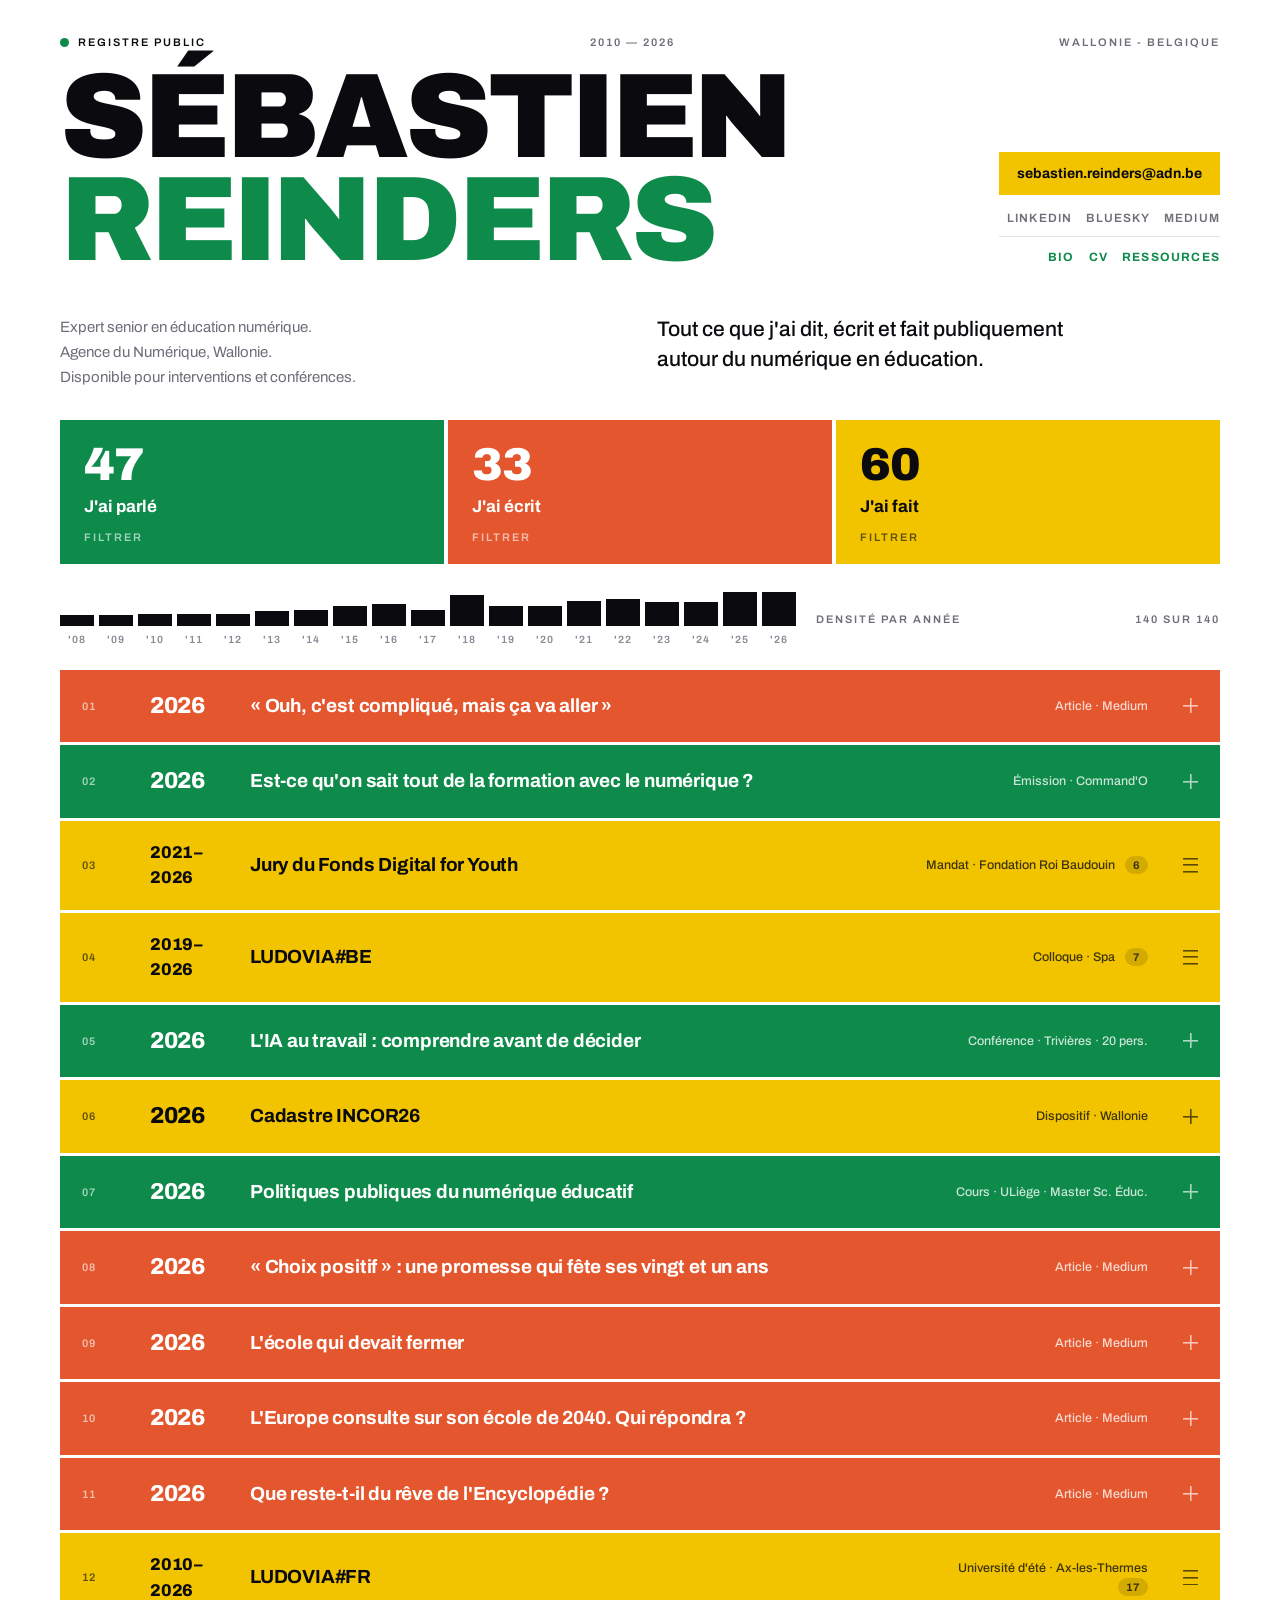
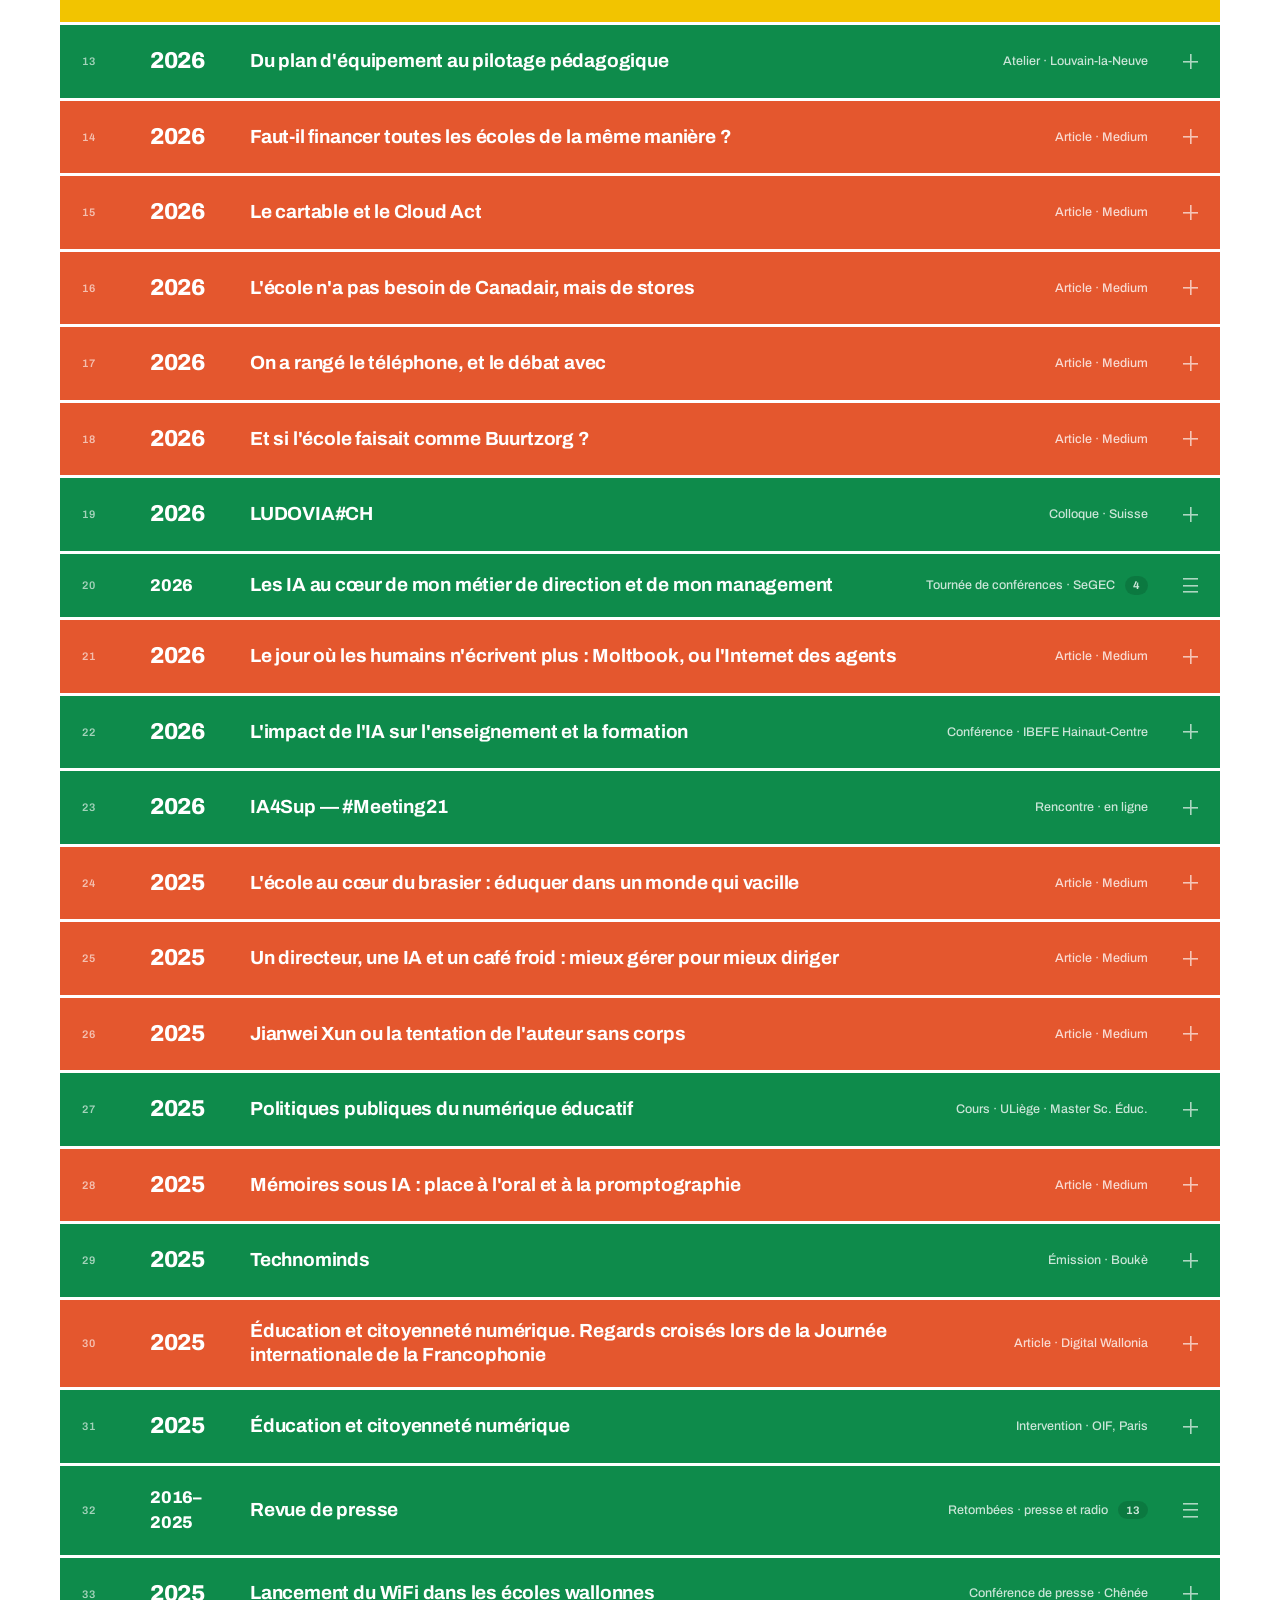
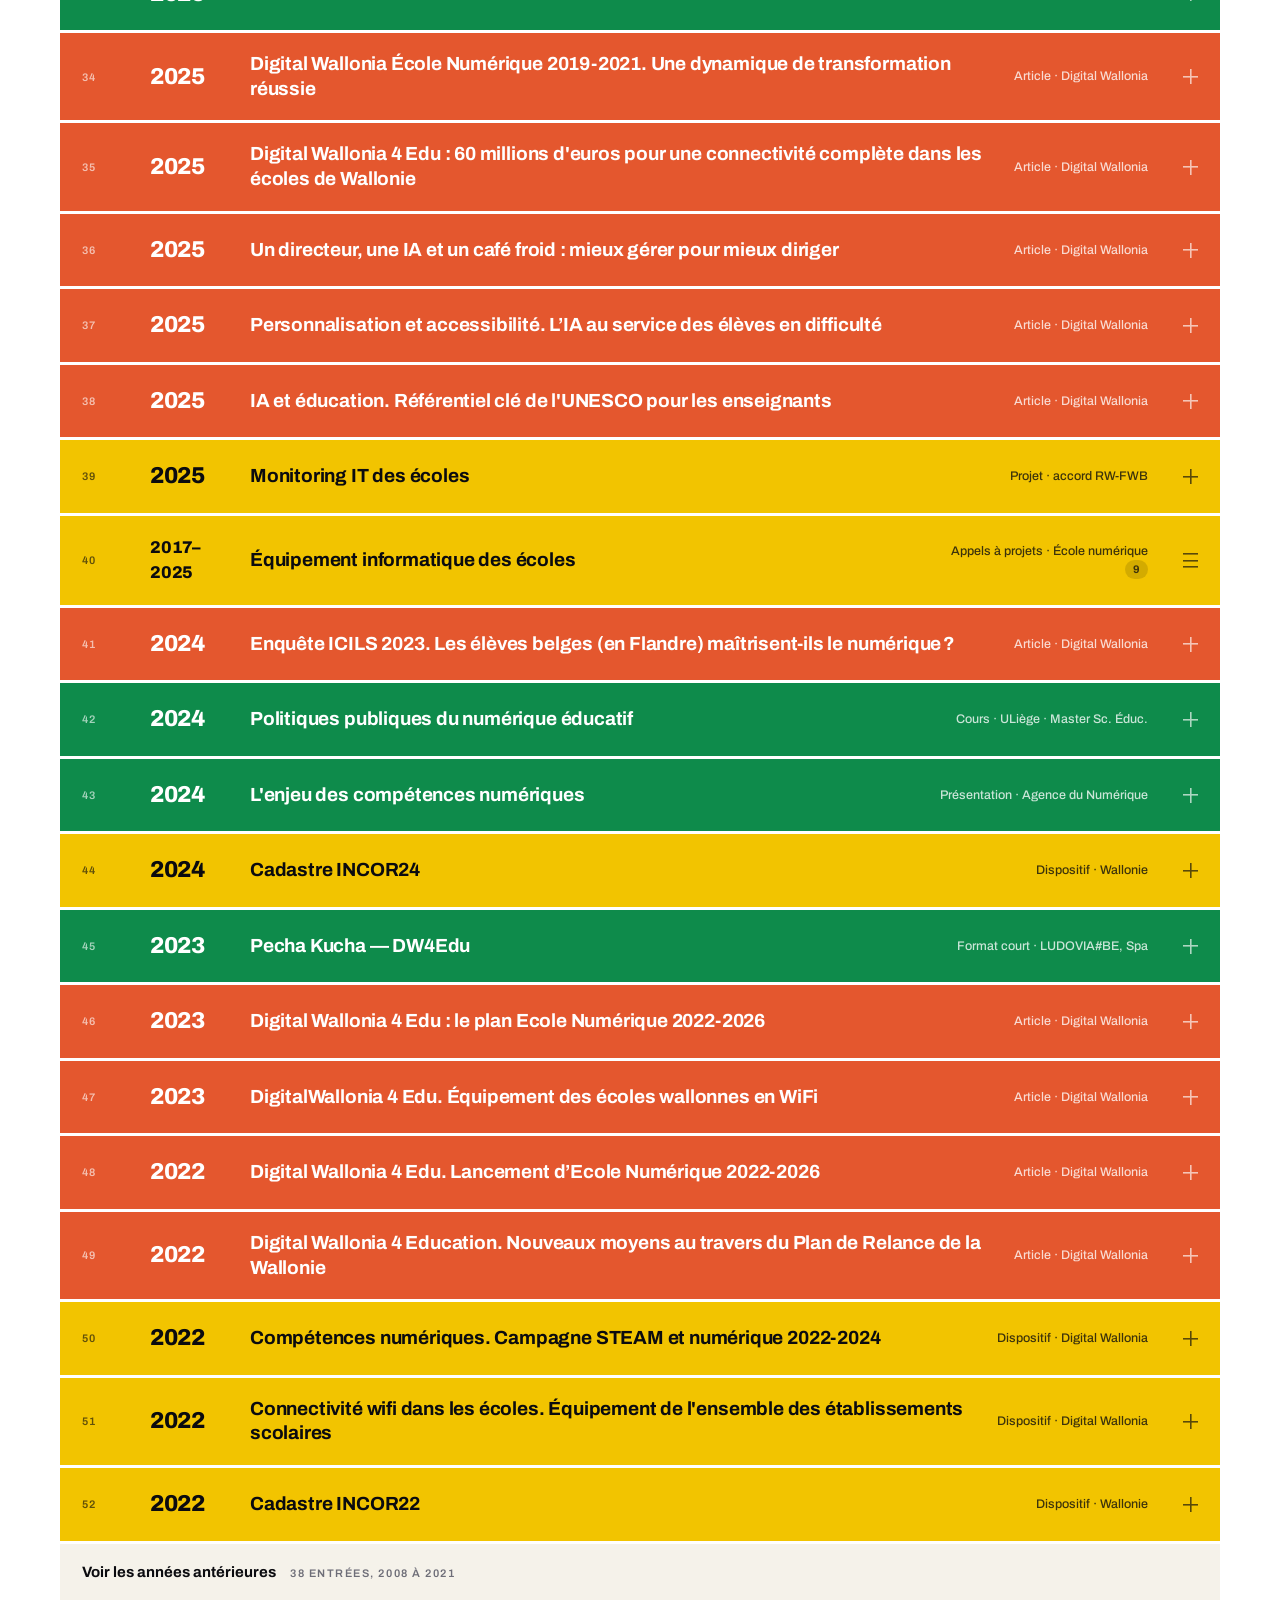
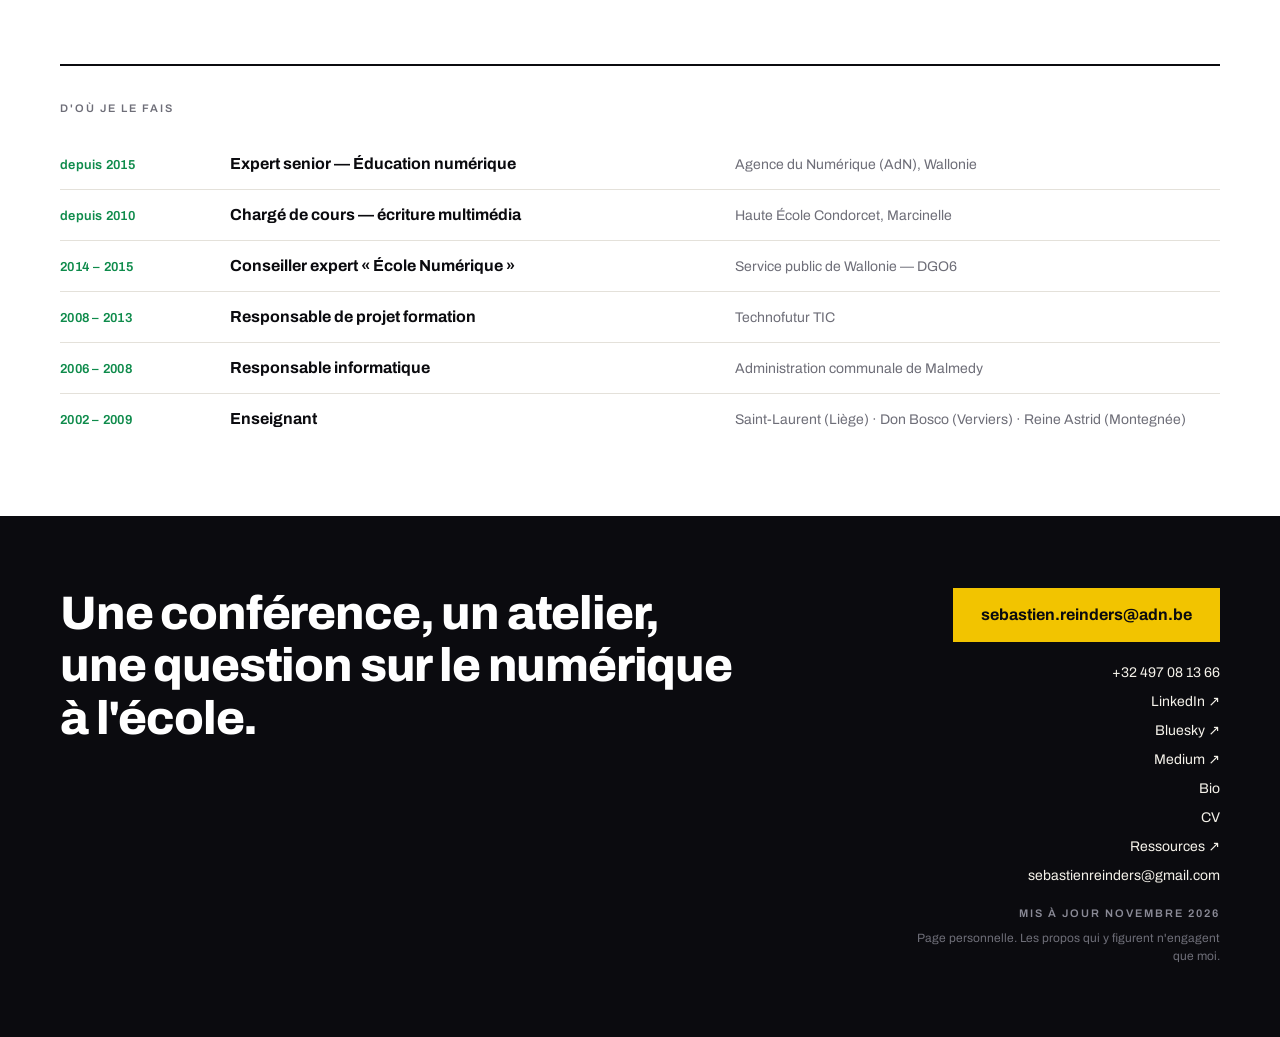
<file: index.html>
<!DOCTYPE html>
<html lang="fr">
<head>
<meta charset="utf-8">
<meta name="viewport" content="width=device-width, initial-scale=1">
<title>Sébastien Reinders — registre public</title>
<meta name="description" content="Tout ce que Sébastien Reinders a dit, écrit et fait publiquement autour du numérique en éducation. Une seule liste, datée.">
<meta property="og:title" content="Sébastien Reinders — registre public">
<meta property="og:description" content="Tout ce que j'ai dit, écrit et fait publiquement autour du numérique en éducation.">
<meta property="og:type" content="profile">
<link rel="preconnect" href="https://fonts.googleapis.com">
<link rel="preconnect" href="https://fonts.gstatic.com" crossorigin>
<link rel="stylesheet" href="https://fonts.googleapis.com/css2?family=Archivo:wght@400;500;600;700;800;900&display=swap">
<link rel="stylesheet" href="style.css">
</head>
<body>

<a class="skip" href="#registre">Aller au registre</a>

<div class="page">

  <!-- ---------- EN-TÊTE ---------- -->
  <header class="tete">
    <div class="tete__ligne">
      <span class="tete__enseigne"><i class="pastille"></i><span data-slot="enseigne"></span></span>
      <span data-slot="periode"></span>
      <span data-slot="lieu"></span>
    </div>

    <!-- Le nom laisse un vide à sa droite : le contact vient s'y loger,
         aligné sur la dernière ligne du titre. -->
    <div class="tete__nom">
      <h1 class="titre">
        <span class="titre__prenom" data-slot="prenom"></span>
        <span class="titre__nom" data-slot="nom"></span>
      </h1>
      <div class="contact-haut" data-slot="contact-haut"></div>
    </div>

    <div class="chapeau">
      <p class="chapeau__statut" data-slot="statut"></p>
      <p class="chapeau__pitch" data-slot="pitch"></p>
    </div>
  </header>

  <!-- ---------- COMPTEURS / FILTRES ---------- -->
  <div class="tuiles" data-slot="tuiles" role="group" aria-label="Filtrer le registre"></div>

  <!-- ---------- HISTOGRAMME ---------- -->
  <div class="densite">
    <div class="densite__barres" data-slot="histogramme" aria-hidden="true"></div>
    <span class="densite__titre">Densité par année</span>
    <span class="densite__compte" data-slot="compte"></span>
    <button class="densite__reset" type="button" data-slot="reset">Réinitialiser</button>
  </div>

  <!-- ---------- LE REGISTRE ---------- -->
  <ol class="registre" id="registre" data-slot="registre"></ol>

  <!-- ---------- PARCOURS ---------- -->
  <section class="parcours">
    <h2 class="parcours__titre">D'où je le fais</h2>
    <ol class="parcours__liste" data-slot="parcours"></ol>
    <!-- La formation ne s'affiche plus ici : elle est réservée à la vue CV.
         Les données restent dans data.js (SITE.formation). -->
  </section>

</div>

<!-- ---------- PIED DE PAGE ---------- -->
<footer class="pied" id="contact">
  <div class="pied__interieur">
    <h2 class="pied__appel" data-slot="appel"></h2>
    <div class="pied__actions">
      <a class="pied__mail" data-slot="mail"></a>
      <ul class="pied__liens" data-slot="liens"></ul>
      <p class="pied__maj">Mis à jour <span data-slot="maj"></span></p>
      <p class="pied__mentions" data-slot="mentions"></p>
    </div>
  </div>
</footer>

<script src="data.js"></script>
<script src="render.js"></script>
</body>
</html>
</file>
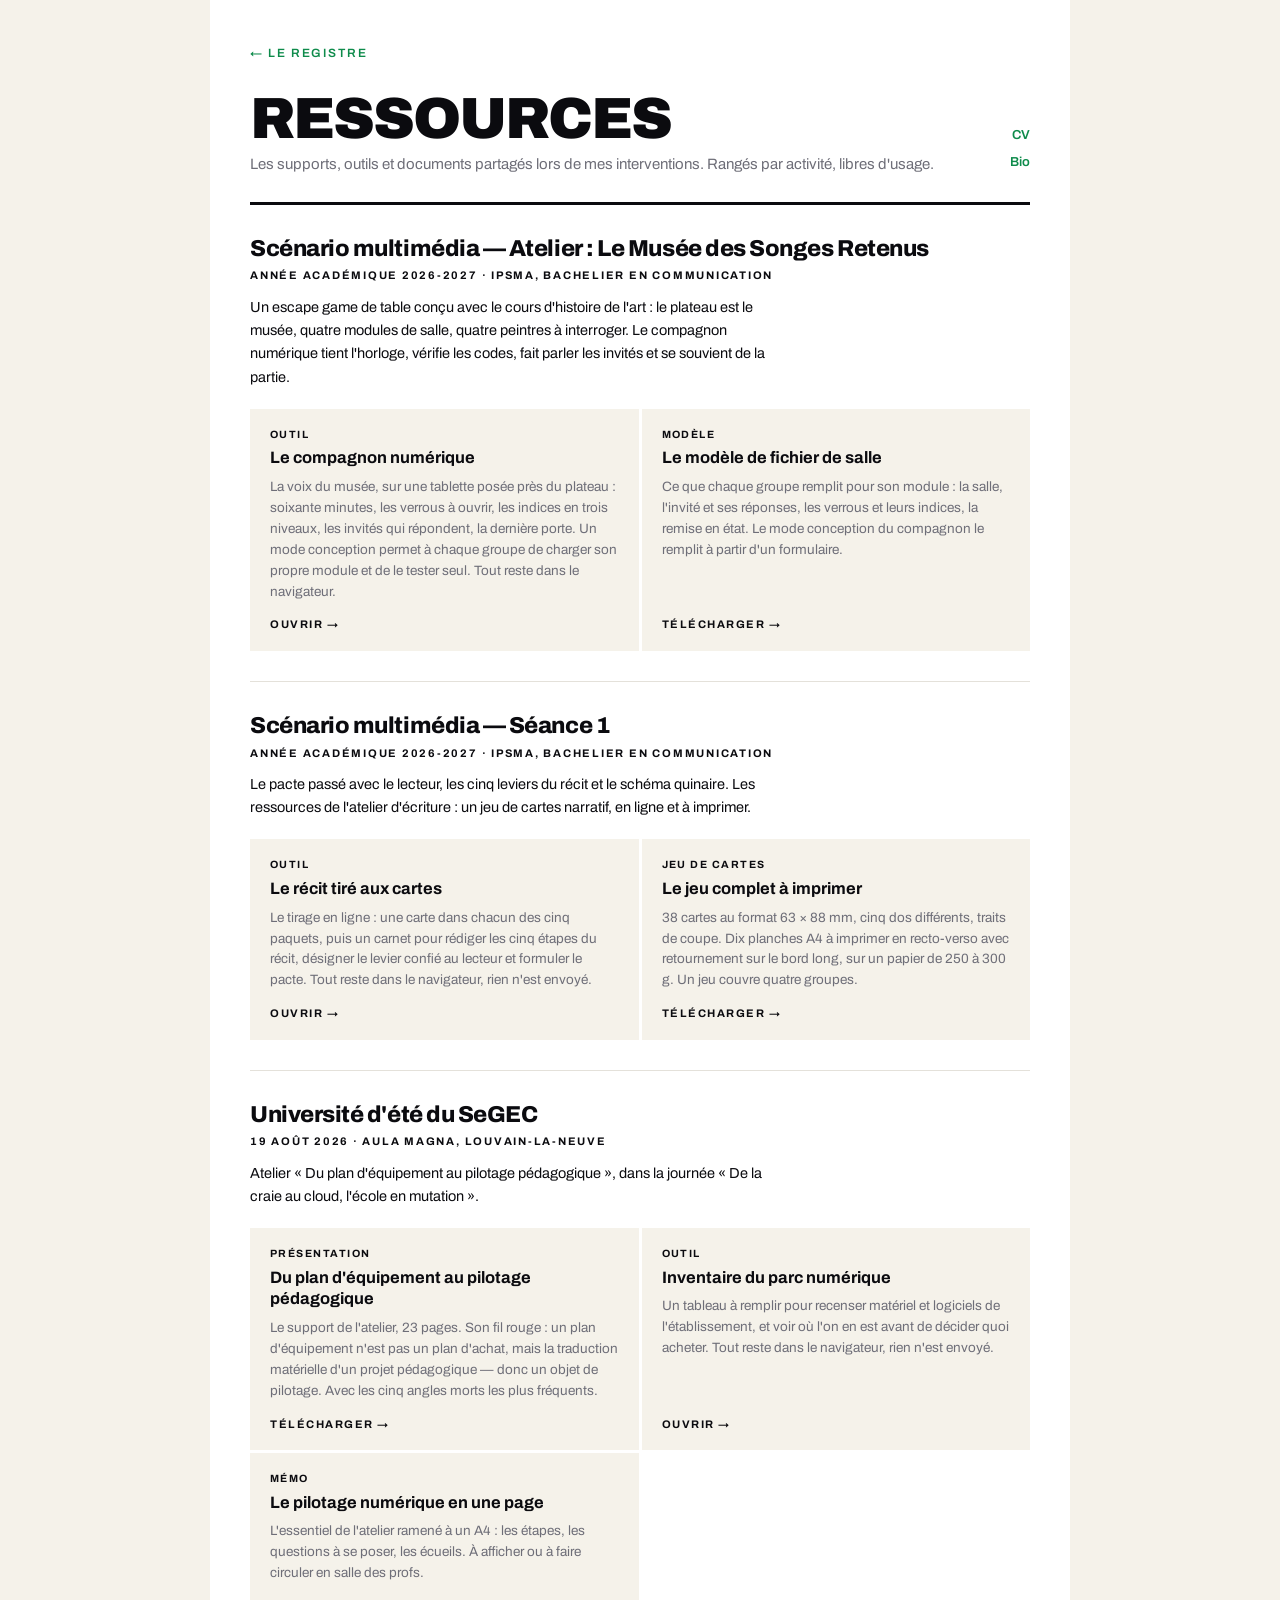
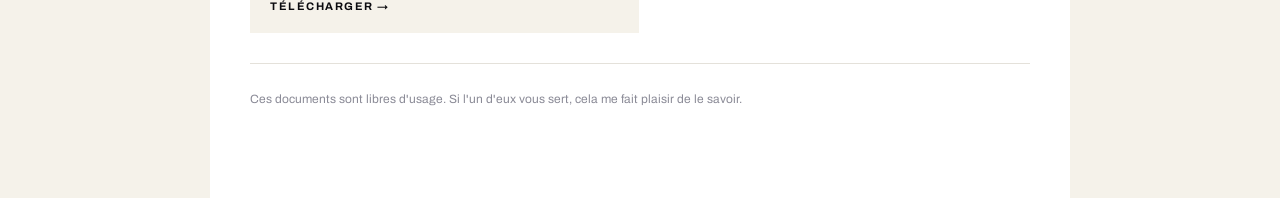
<file: ressources/index.html>
<!DOCTYPE html>
<html lang="fr">
<head>
<meta charset="utf-8">
<meta name="viewport" content="width=device-width, initial-scale=1">
<title>Sébastien Reinders — ressources</title>
<meta name="description" content="Supports, outils et documents partagés lors des interventions de Sébastien Reinders, rangés par activité.">
<link rel="preconnect" href="https://fonts.googleapis.com">
<link rel="preconnect" href="https://fonts.gstatic.com" crossorigin>
<link rel="stylesheet" href="https://fonts.googleapis.com/css2?family=Archivo:wght@400;500;600;700;800;900&display=swap">
<link rel="stylesheet" href="../style.css">
<link rel="stylesheet" href="../cv.css">
<link rel="stylesheet" href="ressources.css">
</head>
<body class="page-cv">

<main class="cv">

  <a class="cv__retour" href="../">← Le registre</a>

  <header class="cv__tete">
    <div class="cv__identite">
      <div>
        <h1 class="cv__nom">Ressources</h1>
        <p class="cv__fonction" data-slot="intro"></p>
      </div>
    </div>
    <ul class="cv__contact">
      <li><a href="../cv.html">CV</a></li>
      <li><a href="../bio.html">Bio</a></li>
    </ul>
  </header>

  <div data-slot="activites"></div>

  <footer class="cv__pied">
    <p>Ces documents sont libres d'usage. Si l'un d'eux vous sert, cela me fait plaisir de le savoir.</p>
  </footer>

</main>

<script src="ressources.js"></script>
<script src="ressources-render.js"></script>
</body>
</html>
</file>
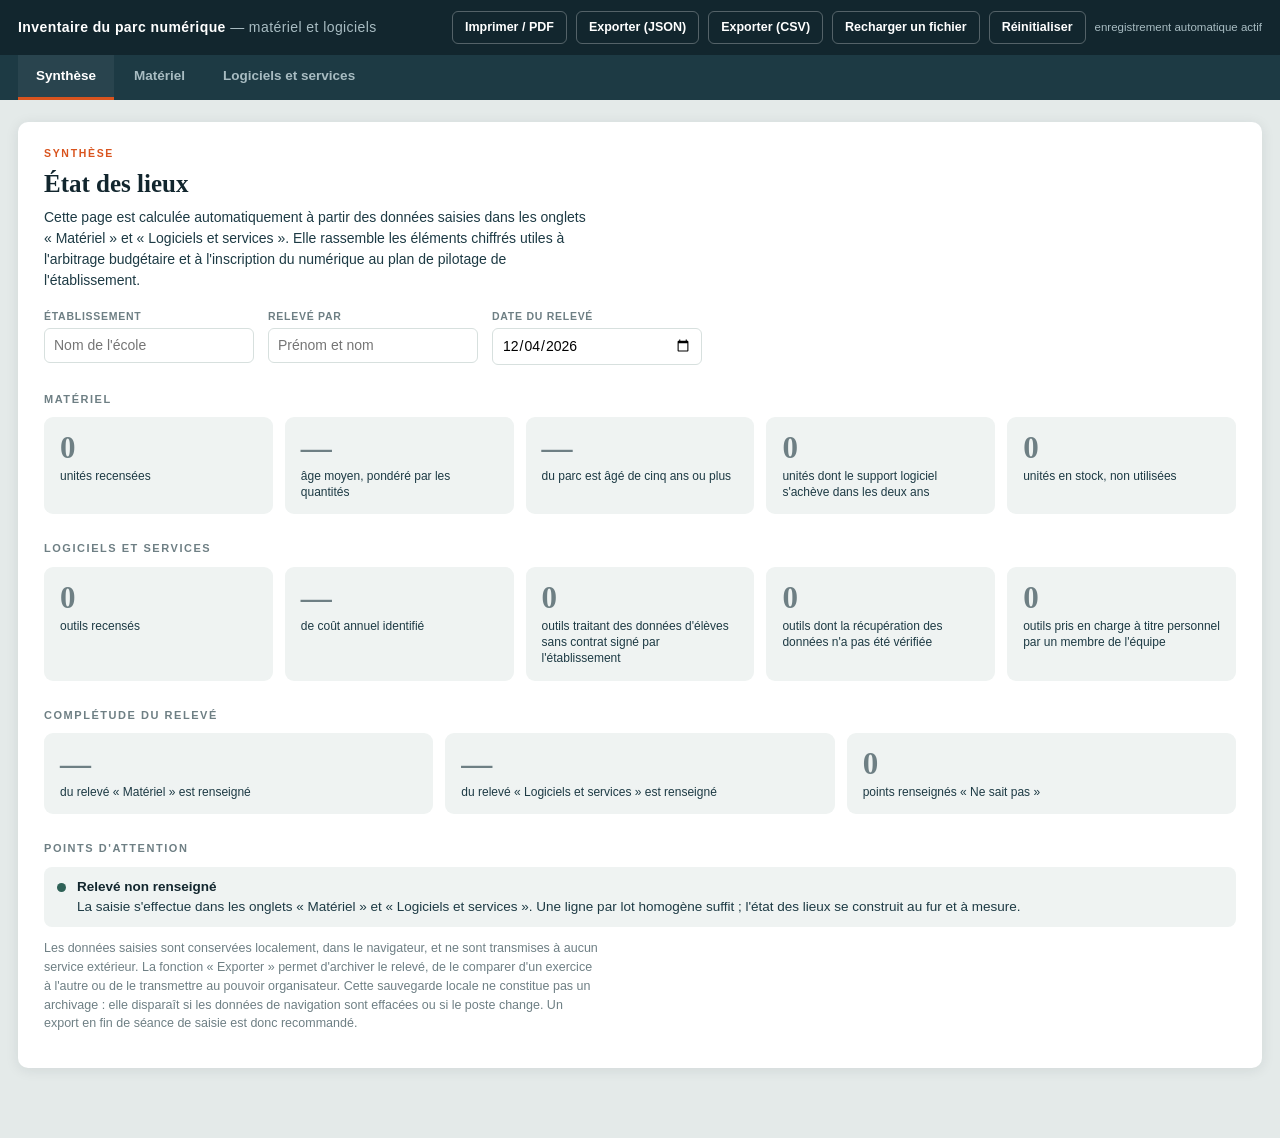
<file: ressources/universite-ete-segec-2026/index.html>
<!DOCTYPE html>
<html lang="fr">
<head>
<meta charset="utf-8">
<meta name="viewport" content="width=device-width, initial-scale=1">
<title>Inventaire du parc numérique — matériel et logiciels</title>
<style>
  :root{
    --ink:#12262E; --ink2:#1D3A44; --pine:#2E6157; --acc:#D9541E;
    --card:#EFF3F2; --line:#D7E0DE; --mute:#6E7F84; --warn:#B8860B;
  }
  *{box-sizing:border-box}
  html,body{margin:0;padding:0}
  body{background:#E4EAE9; color:var(--ink);
    font-family:"Segoe UI",Roboto,-apple-system,Helvetica,Arial,sans-serif;
    font-size:14px; line-height:1.5;}
  h1,h2,h3,.serif{font-family:Georgia,"Times New Roman",serif}

  .toolbar{position:sticky; top:0; z-index:60; background:var(--ink); color:#fff;
    display:flex; flex-wrap:wrap; align-items:center; gap:9px; padding:11px 18px;}
  .toolbar .brand{font-weight:700; font-size:14px; letter-spacing:.03em; margin-right:auto}
  .toolbar .brand span{color:#A8BCC2; font-weight:400}
  button{font:inherit; font-size:12.5px; font-weight:600; border:1px solid rgba(255,255,255,.28);
    background:transparent; color:#fff; padding:6px 12px; border-radius:6px; cursor:pointer}
  button:hover{background:rgba(255,255,255,.12)}
  button.primary{background:var(--acc); border-color:var(--acc)}
  button.primary:hover{background:#c24916}
  button.danger:hover{background:rgba(217,84,30,.28); border-color:var(--acc)}
  .status{font-size:11.5px; color:#A8BCC2; min-width:145px; text-align:right}
  .exportwarn{display:none; align-items:center; gap:8px; background:#3A2318; border:1px solid var(--acc);
    color:#F7D9C9; border-radius:7px; padding:8px 13px; margin:14px 0 0; font-size:13px}
  .exportwarn.on{display:flex}
  .exportwarn b{color:#fff}
  .exportwarn button{border-color:var(--acc); background:var(--acc); color:#fff; margin-left:auto; white-space:nowrap}
  .exportwarn button:hover{background:#c24916}
  @media print{ .exportwarn{display:none !important} }

  .tabs{background:var(--ink2); display:flex; gap:2px; padding:0 18px; position:sticky; top:47px; z-index:55}
  .tabs button{border:none; border-radius:0; background:transparent; color:#A8BCC2;
    padding:11px 18px; font-size:13.5px; font-weight:600; border-bottom:3px solid transparent}
  .tabs button:hover{background:rgba(255,255,255,.07)}
  .tabs button.on{color:#fff; border-bottom-color:var(--acc); background:rgba(255,255,255,.05)}

  .wrap{max-width:1500px; margin:22px auto 70px; padding:0 18px}
  .panel{background:#fff; border-radius:10px; padding:24px 26px 22px; box-shadow:0 2px 14px rgba(18,38,46,.09); margin-bottom:22px}
  .eyebrow{font-size:10.5px; font-weight:700; letter-spacing:.16em; text-transform:uppercase; color:var(--acc); margin:0 0 7px}
  h1{font-size:25px; line-height:1.2; margin:0 0 8px}
  h2{font-size:19px; margin:0 0 6px}
  .lede{color:var(--ink2); margin:0 0 18px; max-width:70ch; font-size:14px}
  .hide{display:none}

  .meta{display:flex; flex-wrap:wrap; gap:14px; margin-bottom:18px}
  .meta label{font-size:10.5px; font-weight:700; letter-spacing:.07em; text-transform:uppercase; color:var(--mute); display:block; margin-bottom:3px}
  .meta input{font:inherit; padding:6px 9px; border:1px solid var(--line); border-radius:6px; min-width:210px}
  input:focus,select:focus,textarea:focus{outline:2px solid var(--pine); outline-offset:1px}

  /* ---------- tableau de bord ---------- */
  .kpis{display:grid; grid-template-columns:repeat(auto-fit,minmax(178px,1fr)); gap:12px; margin-bottom:8px}
  .kpi{background:var(--card); border-radius:9px; padding:14px 16px}
  .kpi .n{font-family:Georgia,serif; font-size:31px; font-weight:700; line-height:1.1; color:var(--pine)}
  .kpi .l{font-size:12px; color:var(--ink2); margin-top:3px; line-height:1.35}
  .kpi.alert{background:var(--ink)}
  .kpi.alert .n{color:var(--acc)} .kpi.alert .l{color:#C8D6D4}
  .kpi.zero .n{color:var(--mute)}
  .sect-title{font-size:11px; font-weight:700; letter-spacing:.14em; text-transform:uppercase;
    color:var(--mute); margin:26px 0 10px}
  .findings{margin-top:8px}
  .finding{display:flex; gap:11px; align-items:flex-start; padding:10px 13px; border-radius:8px;
    background:var(--card); margin-bottom:7px; font-size:13.5px}
  .finding.hot{background:#FBEDE6}
  .finding .dot{width:9px; height:9px; border-radius:50%; background:var(--pine); margin-top:6px; flex:0 0 auto}
  .finding.hot .dot{background:var(--acc)}
  .finding b{display:block}
  .finding span{color:var(--ink2)}
  .empty{color:var(--mute); font-style:italic; font-size:13.5px; padding:8px 0}

  /* ---------- tableaux de saisie ---------- */
  .paneltop{display:flex; flex-wrap:wrap; align-items:flex-start; justify-content:space-between;
    gap:14px 22px; margin-bottom:2px}
  .paneltop > div{min-width:0}
  .addtop{background:var(--pine); border-color:var(--pine); color:#fff;
    padding:10px 17px; font-size:13.5px; white-space:nowrap; flex:0 0 auto; margin-top:6px}
  .addtop:hover{background:#24504a}
  @media print{ .addtop{display:none !important} }

  .filterbar{display:flex; flex-wrap:wrap; gap:8px; align-items:center;
    background:var(--card); border-radius:9px; padding:11px 13px; margin-bottom:12px}
  .filterbar input[type=search]{font:inherit; font-size:13px; padding:7px 10px; border:1px solid var(--line);
    border-radius:6px; background:#fff; min-width:210px}
  .filterbar select{font:inherit; font-size:12.5px; padding:6px 8px; border:1px solid var(--line);
    border-radius:6px; background:#fff; color:var(--ink); max-width:190px}
  .chip{font:inherit; font-size:12px; font-weight:600; padding:6px 11px; border-radius:14px;
    border:1.5px solid var(--line); background:#fff; color:var(--mute); cursor:pointer}
  .chip:hover{border-color:var(--acc); color:var(--acc)}
  .chip.on{background:var(--acc); border-color:var(--acc); color:#fff}
  .filterbar .reset{border:none; background:transparent; color:var(--pine); font-size:12.5px;
    text-decoration:underline; padding:6px 2px}
  .filterbar .reset:hover{background:transparent; color:var(--acc)}
  .filterbar .shown{margin-left:auto; font-size:12.5px; color:var(--mute); white-space:nowrap}
  .filternote{display:none; font-size:8.4pt; color:var(--mute); margin-bottom:5pt}

  table.rows th.sortable{cursor:pointer; user-select:none}
  table.rows th.sortable:hover{color:var(--pine)}
  table.rows th .arw{color:var(--acc); font-size:11px; margin-left:3px}
  .noresult{padding:22px 4px; color:var(--mute); font-style:italic; font-size:13.5px}

  .tablewrap{overflow-x:auto; margin-top:4px}
  table.rows{width:100%; border-collapse:collapse; font-size:13px}
  table.rows th{text-align:left; font-size:10px; font-weight:700; letter-spacing:.08em;
    text-transform:uppercase; color:var(--mute); padding:0 6px 7px; white-space:nowrap; vertical-align:bottom}
  table.rows td{padding:3px 4px; vertical-align:top; border-top:1px solid var(--line)}
  table.rows tr:first-child td{border-top:none}
  table.rows input, table.rows select{
    font:inherit; font-size:13px; width:100%; padding:6px 7px; border:1px solid transparent;
    border-radius:5px; background:#F7FAF9; color:var(--ink)}
  table.rows input:hover, table.rows select:hover{border-color:var(--line)}
  table.rows input[type=number]{text-align:right}
  td.flags{white-space:nowrap; padding-top:9px}
  .tag{display:inline-block; font-size:10.5px; font-weight:700; letter-spacing:.03em;
    padding:2px 7px; border-radius:10px; margin:0 3px 3px 0; white-space:nowrap}
  .tag.ok{background:var(--card); color:var(--pine)}
  .tag.warn{background:#FBEDE6; color:var(--acc)}
  .tag.mid{background:#F6F0DC; color:var(--warn)}
  .del{background:transparent; border:1px solid var(--line); color:var(--mute);
    padding:5px 9px; font-size:13px; border-radius:5px}
  .del:hover{background:#FBEDE6; border-color:var(--acc); color:var(--acc)}
  .helper{font-size:12.5px; color:var(--mute); margin-top:12px; line-height:1.5; max-width:80ch}

  /* ---------- formulaire modal ---------- */
  .backdrop{position:fixed; inset:0; background:rgba(18,38,46,.62); z-index:200;
    display:none; align-items:flex-start; justify-content:center; padding:34px 18px; overflow-y:auto}
  .backdrop.on{display:flex}
  .modal{background:#fff; border-radius:12px; width:100%; max-width:760px;
    box-shadow:0 18px 50px rgba(18,38,46,.34); overflow:hidden}
  .modal header{background:var(--ink); color:#fff; padding:19px 26px}
  .modal header .kick{font-size:10.5px; font-weight:700; letter-spacing:.16em;
    text-transform:uppercase; color:var(--acc); margin-bottom:5px}
  .modal header h3{font-family:Georgia,serif; font-size:22px; margin:0; font-weight:700}
  .modal header p{margin:6px 0 0; font-size:13px; color:#A8BCC2; line-height:1.45}
  .modal .body{padding:22px 26px 6px}
  .fgrid{display:grid; grid-template-columns:1fr 1fr; gap:15px 20px}
  .field.full{grid-column:1 / -1}
  .field label{display:block; font-size:11px; font-weight:700; letter-spacing:.07em;
    text-transform:uppercase; color:var(--mute); margin-bottom:4px}
  .field input, .field select{font:inherit; font-size:14px; width:100%; padding:9px 11px;
    border:1px solid var(--line); border-radius:6px; background:#fff; color:var(--ink)}
  .field .help{font-size:12px; color:var(--mute); margin-top:4px; line-height:1.4}
  .field.bad input, .field.bad select{border-color:var(--acc); background:#FDF4F0}
  .previewbox{margin:20px 0 0; background:var(--card); border-radius:8px; padding:13px 15px}
  .previewbox .t{font-size:10.5px; font-weight:700; letter-spacing:.12em;
    text-transform:uppercase; color:var(--mute); margin-bottom:7px}
  .previewbox .none{font-size:13px; color:var(--mute); font-style:italic}
  .modal footer{display:flex; gap:10px; align-items:center; padding:17px 26px 21px; flex-wrap:wrap}
  .modal footer .msg{font-size:12.5px; color:var(--acc); margin-right:auto}
  .modal footer button{color:var(--ink); border-color:var(--line); padding:9px 16px; font-size:13.5px}
  .modal footer button:hover{background:var(--card)}
  .modal footer button.go{background:var(--pine); border-color:var(--pine); color:#fff}
  .modal footer button.go:hover{background:#24504a}
  .modal footer button.cancel{color:var(--mute); border-color:transparent}
  .edit{background:transparent; border:1px solid var(--line); color:var(--mute);
    padding:5px 9px; font-size:13px; border-radius:5px; margin-right:4px}
  .edit:hover{background:var(--card); border-color:var(--pine); color:var(--pine)}
  .emptybtn{margin-top:12px}
  @media (max-width:680px){ .fgrid{grid-template-columns:1fr} }
  @media print{ .backdrop{display:none !important} .edit{display:none !important} }

  @page{size:A4 landscape; margin:10mm}
  @media print{
    body{background:#fff; font-size:8.6pt}
    .toolbar,.tabs,.noprint,.del,.filterbar{display:none !important}
    .filternote{display:block}
    .wrap{max-width:none; margin:0; padding:0}
    .panel{box-shadow:none; border-radius:0; padding:0; margin:0 0 10pt}
    .panel.hide{display:block !important}
    .panel + .panel{page-break-before:always}
    h1{font-size:16pt} .kpi .n{font-size:20pt}
    table.rows input, table.rows select{background:transparent; border:none; padding:2pt 3pt; font-size:8.4pt}
    table.rows td{padding:1pt 2pt}
    *{-webkit-print-color-adjust:exact; print-color-adjust:exact}
  }
</style>
</head>
<body>

<div class="toolbar">
  <div class="brand">Inventaire du parc numérique <span>— matériel et logiciels</span></div>
  <button onclick="window.print()">Imprimer / PDF</button>
  <button onclick="exportJSON()">Exporter (JSON)</button>
  <button onclick="exportCSV()">Exporter (CSV)</button>
  <button onclick="document.getElementById('imp').click()">Recharger un fichier</button>
  <input type="file" id="imp" accept=".json,.csv,application/json,text/csv" style="display:none" onchange="importFile(event)">
  <button class="danger" onclick="resetAll()">Réinitialiser</button>
  <div class="status" id="status">—</div>
</div>

<div class="tabs">
  <button id="tab-synthese" class="on" onclick="show('synthese')">Synthèse</button>
  <button id="tab-materiel" onclick="show('materiel')">Matériel</button>
  <button id="tab-logiciels" onclick="show('logiciels')">Logiciels et services</button>
</div>

<div class="wrap">

  <div class="exportwarn noprint" id="exportwarn">
    <div><b>Des modifications n'ont pas encore été exportées.</b>
      Le relevé est conservé dans ce navigateur uniquement. Un export de sauvegarde est recommandé
      avant de fermer l'onglet, notamment si le poste est partagé ou si les données de navigation
      sont effacées automatiquement.</div>
    <button onclick="exportJSON()">Exporter maintenant</button>
  </div>

  <!-- ================= SYNTHÈSE ================= -->
  <section class="panel" id="p-synthese">
    <p class="eyebrow">Synthèse</p>
    <h1>État des lieux</h1>
    <p class="lede">Cette page est calculée automatiquement à partir des données saisies dans les onglets
      « Matériel » et « Logiciels et services ». Elle rassemble les éléments chiffrés utiles à l'arbitrage
      budgétaire et à l'inscription du numérique au plan de pilotage de l'établissement.</p>

    <div class="meta">
      <div><label for="etab">Établissement</label><input id="etab" data-meta="etab" placeholder="Nom de l'école"></div>
      <div><label for="qui">Relevé par</label><input id="qui" data-meta="qui" placeholder="Prénom et nom"></div>
      <div><label for="dat">Date du relevé</label><input id="dat" data-meta="dat" type="date"></div>
    </div>

    <div class="sect-title">Matériel</div>
    <div class="kpis" id="kpiMat"></div>

    <div class="sect-title">Logiciels et services</div>
    <div class="kpis" id="kpiLog"></div>

    <div class="sect-title">Complétude du relevé</div>
    <div class="kpis" id="kpiComp"></div>

    <div class="sect-title">Points d'attention</div>
    <div class="findings" id="findings"></div>

    <p class="helper">Les données saisies sont conservées localement, dans le navigateur, et ne sont transmises
      à aucun service extérieur. La fonction « Exporter » permet d'archiver le relevé, de le comparer d'un
      exercice à l'autre ou de le transmettre au pouvoir organisateur. Cette sauvegarde locale ne constitue
      pas un archivage : elle disparaît si les données de navigation sont effacées ou si le poste change.
      Un export en fin de séance de saisie est donc recommandé.</p>
  </section>

  <!-- ================= MATÉRIEL ================= -->
  <section class="panel hide" id="p-materiel">
    <div class="paneltop">
      <div>
        <p class="eyebrow">Onglet 1</p>
        <h1>Matériel</h1>
      </div>
      <button class="addtop noprint" onclick="openForm('materiel')">+ Ajouter du matériel</button>
    </div>
    <p class="lede">Le relevé s'effectue par lot homogène ; un encodage unitaire n'est pas nécessaire.
      La colonne « Fin de support » indique l'année à laquelle le système d'exploitation cesse d'être mis à jour :
      cette échéance conditionne la durée d'usage effective au même titre que l'état du matériel.</p>
    <div class="filterbar" id="fbMat"></div>
    <div class="filternote" id="fnMat"></div>
    <div class="tablewrap">
      <table class="rows">
        <thead id="thMat"></thead>
        <tbody id="tbMat"></tbody>
      </table>
    </div>

  </section>

  <!-- ================= LOGICIELS ================= -->
  <section class="panel hide" id="p-logiciels">
    <div class="paneltop">
      <div>
        <p class="eyebrow">Onglet 2</p>
        <h1>Logiciels et services</h1>
      </div>
      <button class="addtop noprint" onclick="openForm('logiciels')">+ Ajouter un outil</button>
    </div>
    <p class="lede">Le relevé porte sur l'ensemble des outils effectivement utilisés avec les élèves, y compris
      ceux mis en place à l'initiative d'un membre de l'équipe. Trois colonnes appellent une attention
      particulière : la prise en charge financière, le traitement de données à caractère personnel et la
      possibilité de récupérer les données en cas de changement d'outil.</p>
    <div class="filterbar" id="fbLog"></div>
    <div class="filternote" id="fnLog"></div>
    <div class="tablewrap">
      <table class="rows">
        <thead id="thLog"></thead>
        <tbody id="tbLog"></tbody>
      </table>
    </div>

  </section>
</div>

<div class="backdrop noprint" id="backdrop" role="dialog" aria-modal="true" aria-labelledby="mdTitle">
  <div class="modal">
    <header>
      <div class="kick" id="mdKick"></div>
      <h3 id="mdTitle"></h3>
      <p id="mdSub"></p>
    </header>
    <div class="body">
      <div class="fgrid" id="mdFields"></div>
      <div class="previewbox">
        <div class="t">Points d'attention détectés</div>
        <div id="mdPreview"></div>
      </div>
    </div>
    <footer>
      <span class="msg" id="mdMsg"></span>
      <button class="cancel" onclick="closeForm()">Annuler</button>
      <button id="mdAgain" onclick="saveForm(true)">Enregistrer et ajouter un autre</button>
      <button class="go" onclick="saveForm(false)">Enregistrer</button>
    </footer>
  </div>
</div>

<script>
/* =====================================================================
   Modèle
   ===================================================================== */
const ANNEE = new Date().getFullYear();

const TYPES = ["Portable","Fixe","Tablette","Écran interactif / TBI","Projecteur",
               "Serveur / NAS","Réseau (borne, switch)","Imprimante / scanner","Autre"];
const ETATS = ["En service","En service, dégradé","En stock, inutilisé","À réformer"];
const PAYEUR = ["École","Enseignant, à titre personnel","Gratuit","Pouvoir organisateur / subside","Ne sait pas"];
const OUINON = ["Oui","Non","Ne sait pas"];
const CONTRAT = ["Oui, signé par l'établissement","Non","Ne sait pas"];
const EXPORT = ["Testé, il fonctionne","Annoncé, jamais testé","Impossible","Ne sait pas"];

const COLS = {
  materiel:[
    {k:"designation", lab:"Désignation",    w:190, t:"text",   req:true, span:2,
     ph:"Ex. : portables du chariot mobile",
     help:"Un lot homogène par ligne : même type, même génération, même usage. Un encodage unitaire n'est pas nécessaire."},
    {k:"type",        lab:"Type",           w:140, t:"select", opts:TYPES, facet:true},
    {k:"qte",         lab:"Quantité",       w:70,  t:"number", min:0, nb:true,
     help:"Nombre d'unités concernées par la ligne."},
    {k:"lieu",        lab:"Localisation",   w:130, t:"text",   ph:"Local, bâtiment, degré",
     help:"Emplacement habituel ou affectation."},
    {k:"annee",       lab:"Année d'acquisition", w:92, t:"number", min:1990, max:ANNEE+1, ph:String(ANNEE), nb:true,
     help:"Sert au calcul de l'âge moyen du parc."},
    {k:"etat",        lab:"État",           w:150, t:"select", opts:ETATS, facet:true},
    {k:"finsupport",  lab:"Fin de support", w:100, t:"number", min:ANNEE-10, max:ANNEE+15, ph:"année", nb:true,
     help:"Année à laquelle le système d'exploitation cesse d'être mis à jour. À laisser vide si l'information n'est pas connue."},
    {k:"resp",        lab:"Responsable",    w:130, t:"text",   ph:"Personne ou service",
     help:"Qui assure le suivi et la maintenance de ce lot."}
  ],
  logiciels:[
    {k:"nom",     lab:"Nom de l'outil",      w:165, t:"text", req:true, span:2,
     ph:"Ex. : plateforme de devoirs en ligne",
     help:"Y compris les outils mis en place à l'initiative d'un membre de l'équipe."},
    {k:"usage",   lab:"Usage",               w:180, t:"text", span:2, ph:"Fonction pédagogique réelle",
     help:"Ce à quoi l'outil sert effectivement, tel qu'il est pratiqué."},
    {k:"public",  lab:"Qui l'utilise",       w:140, t:"text", ph:"Classes, degrés, équipes"},
    {k:"paye",    lab:"Prise en charge",     w:165, t:"select", opts:PAYEUR, facet:true,
     help:"Origine du financement, y compris lorsqu'il est assuré à titre personnel."},
    {k:"cout",    lab:"Coût annuel (€)",     w:96,  t:"number", min:0, nb:true,
     help:"Montant récurrent. Indiquer 0 si l'outil est gratuit."},
    {k:"donnees", lab:"Données d'élèves",    w:140, t:"select", opts:OUINON, facet:true,
     help:"L'outil traite-t-il des données à caractère personnel concernant des élèves ?"},
    {k:"contrat", lab:"Contrat",             w:160, t:"select", opts:CONTRAT, facet:true,
     help:"Existe-t-il un contrat, ou des conditions acceptées au nom de l'établissement ?"},
    {k:"exportd", lab:"Récupération des données", w:165, t:"select", opts:EXPORT, facet:true,
     help:"La récupération effective des données a-t-elle été testée, et non seulement annoncée ?"}
  ]
};

let state = { meta:{}, materiel:[], logiciels:[] };

/* Ordre d'affichage et filtres — n'altèrent jamais les données encodées. */
const VIEW = {
  materiel:  { sort:null, dir:1, q:"", sel:{}, flag:null },
  logiciels: { sort:null, dir:1, q:"", sel:{}, flag:null }
};

const FLAGS = {
  materiel: [
    { id:"dormant", lab:"Non utilisés", test:r => r.etat === "En stock, inutilisé" },
    { id:"support", lab:"Fin de support ≤ 2 ans",
      test:r => { const f = parseInt(r.finsupport,10); return !!f && f <= ANNEE + 2; } },
    { id:"vieux",   lab:"Cinq ans et plus",
      test:r => { const a = parseInt(r.annee,10); return !!a && a >= 1990 && ANNEE - a >= 5; } },
    { id:"noresp",  lab:"Sans responsable", test:r => !(r.resp || "").trim() && !!(r.designation || "").trim() }
  ],
  logiciels: [
    { id:"nocontrat", lab:"Données sans contrat",
      test:r => r.donnees === "Oui" && r.contrat !== "Oui, signé par l'établissement" },
    { id:"noexport",  lab:"Récupération non vérifiée",
      test:r => !!r.exportd && r.exportd !== "Testé, il fonctionne" },
    { id:"perso",     lab:"Prise en charge personnelle", test:r => r.paye === "Enseignant, à titre personnel" },
    { id:"payant",    lab:"Payants", test:r => (parseFloat(r.cout) || 0) > 0 }
  ]
};

/* =====================================================================
   Stockage : window.storage → navigateur → mémoire
   ===================================================================== */
const KEY = "inventaire-parc-numerique-v1";
let backend = "memoire", memoryBlob = null, saveTimer = null;
let aExporter = false;   // des modifications postérieures au dernier export existent

function contientDesDonnees(){
  const rempli = r => Object.keys(r).some(k => String(r[k] === undefined ? "" : r[k]).trim() !== "");
  return state.materiel.some(rempli) || state.logiciels.some(rempli) ||
         Object.keys(state.meta || {}).some(k => k !== "dat" && String(state.meta[k] || "").trim() !== "");
}

function majRappelExport(){
  const el = document.getElementById("exportwarn");
  if (!el) return;
  el.classList.toggle("on", aExporter && contientDesDonnees());
}

/* Avertissement à la fermeture de l'onglet. Le texte affiché est imposé par le navigateur ;
   le bandeau en tête de page porte le message complet. */
window.addEventListener("beforeunload", function(e){
  if (!contientDesDonnees()) return;
  if (!aExporter && backend !== "memoire") return;   // déjà conservé et rien de neuf depuis l'export
  e.preventDefault();
  e.returnValue = "";
  return "";
});

async function detectBackend(){
  if (typeof window.storage === "object" && window.storage && typeof window.storage.set === "function"){
    try { await window.storage.set(KEY + ":probe", "1", false); backend = "window.storage"; return; } catch(e){}
  }
  try {
    const t = "__probe__" + Date.now();
    window.localStorage.setItem(t,"1"); window.localStorage.removeItem(t);
    backend = "navigateur";
  } catch(e){ backend = "memoire"; }
}
async function loadState(){
  try{
    if (backend === "window.storage"){
      const r = await window.storage.get(KEY, false);
      if (r && r.value) return JSON.parse(r.value);
    } else if (backend === "navigateur"){
      const raw = window.localStorage.getItem(KEY);
      if (raw) return JSON.parse(raw);
    } else if (memoryBlob) return JSON.parse(memoryBlob);
  } catch(e){}
  return null;
}
function scheduleSave(){
  clearTimeout(saveTimer);
  aExporter = true; majRappelExport();
  setStatus("modifications non enregistrées…");
  saveTimer = setTimeout(persist, 500);
}
async function persist(){
  const blob = JSON.stringify(state);
  try{
    if (backend === "window.storage") await window.storage.set(KEY, blob, false);
    else if (backend === "navigateur") window.localStorage.setItem(KEY, blob);
    else memoryBlob = blob;
    setStatus(backend === "memoire" ? "⚠ non enregistré — exportez"
      : "enregistré à " + new Date().toLocaleTimeString("fr-BE",{hour:"2-digit",minute:"2-digit"}));
  } catch(e){ memoryBlob = blob; backend = "memoire"; setStatus("⚠ non enregistré — exportez"); }
}
function setStatus(t){ document.getElementById("status").textContent = t; }

/* =====================================================================
   Onglets
   ===================================================================== */
function show(id){
  ["synthese","materiel","logiciels"].forEach(n => {
    document.getElementById("p-" + n).classList.toggle("hide", n !== id);
    document.getElementById("tab-" + n).classList.toggle("on", n === id);
  });
  if (id === "synthese") renderSynthese();
}

/* =====================================================================
   Signaux par ligne
   ===================================================================== */
function flagsMateriel(r){
  const f = [];
  const an = parseInt(r.annee, 10);
  if (an && an >= 1990){
    const age = ANNEE - an;
    if (age >= 8) f.push(["warn", age + " ans"]);
    else if (age >= 5) f.push(["mid", age + " ans"]);
    else f.push(["ok", age + " an" + (age > 1 ? "s" : "")]);
  }
  const fs = parseInt(r.finsupport, 10);
  if (fs){
    if (fs <= ANNEE) f.push(["warn","support échu"]);
    else if (fs <= ANNEE + 2) f.push(["warn","support : " + fs]);
    else f.push(["ok","support : " + fs]);
  }
  if (r.etat === "En stock, inutilisé") f.push(["warn","non utilisé"]);
  if (r.etat === "À réformer") f.push(["mid","à réformer"]);
  return f;
}
function flagsLogiciel(r){
  const f = [];
  if (r.donnees === "Oui" && r.contrat !== "Oui, signé par l'établissement") f.push(["warn","données sans contrat"]);
  if (r.donnees === "Ne sait pas") f.push(["mid","données ?"]);
  if (r.exportd && r.exportd !== "Testé, il fonctionne") f.push(["warn","récupération non vérifiée"]);
  if (r.paye === "Enseignant, à titre personnel") f.push(["warn","prise en charge personnelle"]);
  if (!f.length && r.nom) f.push(["ok","aucun point d'attention"]);
  return f;
}

/* =====================================================================
   Rendu des tableaux
   ===================================================================== */
function visibleRows(which){
  const v = VIEW[which];
  let rows = state[which].slice();

  if (v.flag){
    const f = FLAGS[which].find(x => x.id === v.flag);
    if (f) rows = rows.filter(f.test);
  }
  Object.keys(v.sel).forEach(k => {
    if (v.sel[k]) rows = rows.filter(r => (r[k] || "") === v.sel[k]);
  });
  const q = v.q.trim().toLowerCase();
  if (q){
    rows = rows.filter(r => COLS[which].some(c =>
      String(r[c.k] === undefined ? "" : r[c.k]).toLowerCase().indexOf(q) !== -1));
  }
  if (v.sort){
    const col = COLS[which].find(c => c.k === v.sort);
    rows.sort((a, b) => {
      const av = a[v.sort], bv = b[v.sort];
      const ae = (av === undefined || av === null || av === ""), be = (bv === undefined || bv === null || bv === "");
      if (ae && be) return 0;
      if (ae) return 1;            // les valeurs vides toujours en bas
      if (be) return -1;
      if (col && col.nb) return ((parseFloat(av)||0) - (parseFloat(bv)||0)) * v.dir;
      return String(av).localeCompare(String(bv), "fr", {numeric:true, sensitivity:"base"}) * v.dir;
    });
  }
  return rows;
}

function renderHead(which){
  const th = document.getElementById(which === "materiel" ? "thMat" : "thLog");
  const v = VIEW[which];
  const tr = document.createElement("tr");
  COLS[which].forEach(c => {
    const el = document.createElement("th");
    el.className = "sortable";
    el.style.minWidth = c.w + "px";
    el.innerHTML = c.lab + (v.sort === c.k ? '<span class="arw">' + (v.dir === 1 ? "▲" : "▼") + "</span>" : "");
    el.title = "Trier sur « " + c.lab + " »";
    el.addEventListener("click", () => {
      if (v.sort !== c.k){ v.sort = c.k; v.dir = 1; }
      else if (v.dir === 1){ v.dir = -1; }
      else { v.sort = null; v.dir = 1; }   // 3e clic : retour à l'ordre d'encodage
      renderTable(which);
    });
    tr.appendChild(el);
  });
  const sig = document.createElement("th"); sig.style.minWidth = "150px"; sig.textContent = "Signaux";
  const act = document.createElement("th"); act.style.width = "126px";
  tr.appendChild(sig); tr.appendChild(act);
  th.innerHTML = ""; th.appendChild(tr);
}

function renderFilterBar(which){
  const bar = document.getElementById(which === "materiel" ? "fbMat" : "fbLog");
  if (bar.dataset.built) return;
  bar.dataset.built = "1";
  const v = VIEW[which];

  const q = document.createElement("input");
  q.type = "search"; q.placeholder = "Rechercher dans l'ensemble des colonnes…"; q.value = v.q;
  q.addEventListener("input", () => { v.q = q.value; renderTable(which); });
  bar.appendChild(q);

  COLS[which].filter(c => c.facet).forEach(c => {
    const sel = document.createElement("select");
    sel.appendChild(new Option(c.lab + " : tous", ""));
    c.opts.forEach(o => sel.appendChild(new Option(o, o)));
    sel.value = v.sel[c.k] || "";
    sel.addEventListener("change", () => { v.sel[c.k] = sel.value; renderTable(which); });
    bar.appendChild(sel);
  });

  FLAGS[which].forEach(f => {
    const b = document.createElement("button");
    b.className = "chip"; b.textContent = f.lab; b.dataset.flag = f.id;
    b.addEventListener("click", () => {
      v.flag = (v.flag === f.id) ? null : f.id;
      renderTable(which);
    });
    bar.appendChild(b);
  });

  const rst = document.createElement("button");
  rst.className = "reset"; rst.textContent = "Réinitialiser la sélection";
  rst.addEventListener("click", () => {
    v.q = ""; v.sel = {}; v.flag = null; v.sort = null; v.dir = 1;
    bar.dataset.built = ""; bar.innerHTML = "";
    renderFilterBar(which); renderTable(which);
  });
  bar.appendChild(rst);

  const shown = document.createElement("span");
  shown.className = "shown"; shown.id = which === "materiel" ? "shMat" : "shLog";
  bar.appendChild(shown);
}

function syncFilterBar(which, nb){
  const v = VIEW[which];
  const bar = document.getElementById(which === "materiel" ? "fbMat" : "fbLog");
  bar.querySelectorAll(".chip").forEach(c => c.classList.toggle("on", v.flag === c.dataset.flag));
  const shown = document.getElementById(which === "materiel" ? "shMat" : "shLog");
  const tot = state[which].length;
  if (shown) shown.textContent = (nb === tot)
    ? tot + " ligne" + (tot > 1 ? "s" : "") + " au total"
    : nb + " ligne" + (nb > 1 ? "s" : "") + " affichée" + (nb > 1 ? "s" : "") + " sur " + tot;

  const parts = [];
  if (v.flag){ const f = FLAGS[which].find(x => x.id === v.flag); if (f) parts.push(f.lab); }
  Object.keys(v.sel).forEach(k => { if (v.sel[k]) parts.push(v.sel[k]); });
  if (v.q.trim()) parts.push('recherche : « ' + v.q.trim() + ' »');
  const note = document.getElementById(which === "materiel" ? "fnMat" : "fnLog");
  note.textContent = parts.length
    ? "Sélection — " + parts.join(" · ") + " — " + nb + " ligne" + (nb > 1 ? "s" : "") + " sur " + tot + "."
    : "";
}

function renderTable(which){
  renderFilterBar(which);
  renderHead(which);
  const tb = document.getElementById(which === "materiel" ? "tbMat" : "tbLog");
  const rows = visibleRows(which);
  tb.innerHTML = "";
  if (!rows.length){
    const tr = document.createElement("tr");
    const td = document.createElement("td");
    td.colSpan = COLS[which].length + 2; td.className = "noresult";
    if (state[which].length){
      td.textContent = "Aucune ligne ne correspond aux critères sélectionnés.";
    } else {
      td.textContent = which === "materiel"
        ? "Aucun lot de matériel n'a encore été renseigné."
        : "Aucun outil n'a encore été renseigné.";
      const b = document.createElement("button");
      b.className = "chip emptybtn";
      b.style.display = "block";
      b.textContent = which === "materiel" ? "+ Ajouter du matériel" : "+ Ajouter un outil";
      b.addEventListener("click", () => openForm(which));
      td.appendChild(b);
    }
    tr.appendChild(td); tb.appendChild(tr);
  } else {
    rows.forEach(row => tb.appendChild(buildRow(which, row)));
  }
  syncFilterBar(which, rows.length);
}

function buildRow(which, row){
  const tr = document.createElement("tr");
  COLS[which].forEach(col => {
    const td = document.createElement("td");
    let el;
    if (col.t === "select"){
      el = document.createElement("select");
      el.appendChild(new Option("—",""));
      col.opts.forEach(o => el.appendChild(new Option(o, o)));
      el.value = row[col.k] || "";
    } else {
      el = document.createElement("input");
      el.type = col.t;
      if (col.ph) el.placeholder = col.ph;
      if (col.min !== undefined) el.min = col.min;
      if (col.max !== undefined) el.max = col.max;
      el.value = (row[col.k] === undefined || row[col.k] === null) ? "" : row[col.k];
    }
    const apply = () => { row[col.k] = el.value; paintFlags(which, tr, row); scheduleSave(); };
    el.addEventListener("input", apply);
    el.addEventListener("change", apply);
    td.appendChild(el);
    tr.appendChild(td);
  });

  const tdf = document.createElement("td");
  tdf.className = "flags";
  tr.appendChild(tdf);

  const tdd = document.createElement("td");
  tdd.style.whiteSpace = "nowrap";
  const e = document.createElement("button");
  e.className = "edit"; e.textContent = "✎"; e.title = "Modifier dans le formulaire";
  e.addEventListener("click", () => openForm(which, row));
  tdd.appendChild(e);
  const c = document.createElement("button");
  c.className = "edit"; c.textContent = "⧉"; c.title = "Créer une ligne à partir de celle-ci";
  c.addEventListener("click", () => openForm(which, null, row));
  tdd.appendChild(c);
  const b = document.createElement("button");
  b.className = "del"; b.textContent = "✕"; b.title = "Supprimer la ligne";
  b.addEventListener("click", () => {
    if (!confirm("Confirmez-vous la suppression de cette ligne ?")) return;
    const i = state[which].indexOf(row);          // par référence : le tri ne fausse rien
    if (i > -1) state[which].splice(i, 1);
    renderTable(which); scheduleSave();
  });
  tdd.appendChild(b); tr.appendChild(tdd);

  paintFlags(which, tr, row);
  return tr;
}

function paintFlags(which, tr, row){
  const cell = tr.querySelector("td.flags");
  const f = which === "materiel" ? flagsMateriel(row) : flagsLogiciel(row);
  cell.innerHTML = f.map(x => '<span class="tag ' + x[0] + '">' + x[1] + '</span>').join("");
}

/* =====================================================================
   Formulaire de saisie (fenêtre modale)
   ===================================================================== */
const TEXTES = {
  materiel: {
    kick:"Matériel",
    add:{ t:"Ajouter un lot de matériel",
          s:"Un lot homogène par ligne : même type, même génération, même usage. La désignation est le seul champ obligatoire." },
    edit:{ t:"Modifier ce lot de matériel",
           s:"Les modifications sont enregistrées après validation du formulaire." },
    dup:{ t:"Ajouter un lot à partir d'une copie",
          s:"Les valeurs du lot d'origine sont reprises. Adaptez ce qui diffère : le lot d'origine n'est pas modifié." }
  },
  logiciels: {
    kick:"Logiciels et services",
    add:{ t:"Ajouter un outil",
          s:"Le relevé porte sur les outils effectivement utilisés avec les élèves, quelle qu'en soit l'origine. Le nom est le seul champ obligatoire." },
    edit:{ t:"Modifier cet outil",
           s:"Les modifications sont enregistrées après validation du formulaire." },
    dup:{ t:"Ajouter un outil à partir d'une copie",
          s:"Les valeurs de l'outil d'origine sont reprises. Adaptez ce qui diffère : l'outil d'origine n'est pas modifié." }
  }
};

let FORM = { which:null, row:null, brouillon:{} };

function openForm(which, row, copie){
  FORM.which = which;
  FORM.row = row || null;
  FORM.brouillon = copie ? Object.assign({}, copie) : (row ? Object.assign({}, row) : {});

  const mode = row ? "edit" : (copie ? "dup" : "add");
  document.getElementById("mdKick").textContent  = TEXTES[which].kick;
  document.getElementById("mdTitle").textContent = TEXTES[which][mode].t;
  document.getElementById("mdSub").textContent   = TEXTES[which][mode].s;
  document.getElementById("mdAgain").style.display = row ? "none" : "";
  document.getElementById("mdMsg").textContent = "";

  const box = document.getElementById("mdFields");
  box.innerHTML = "";
  COLS[which].forEach(c => {
    const d = document.createElement("div");
    d.className = "field" + (c.span === 2 ? " full" : "");
    d.dataset.k = c.k;
    const lab = document.createElement("label");
    lab.setAttribute("for", "fld-" + c.k);
    lab.textContent = c.lab + (c.req ? " *" : "");
    d.appendChild(lab);

    let el;
    if (c.t === "select"){
      el = document.createElement("select");
      el.appendChild(new Option("— non renseigné —", ""));
      c.opts.forEach(o => el.appendChild(new Option(o, o)));
    } else {
      el = document.createElement("input");
      el.type = c.t;
      if (c.ph) el.placeholder = c.ph;
      if (c.min !== undefined) el.min = c.min;
      if (c.max !== undefined) el.max = c.max;
    }
    el.id = "fld-" + c.k;
    el.value = (FORM.brouillon[c.k] === undefined || FORM.brouillon[c.k] === null) ? "" : FORM.brouillon[c.k];
    const apply = () => {
      FORM.brouillon[c.k] = el.value;
      d.classList.remove("bad");
      renderPreview();
    };
    el.addEventListener("input", apply);
    el.addEventListener("change", apply);
    d.appendChild(el);

    if (c.help){
      const h = document.createElement("div");
      h.className = "help"; h.textContent = c.help;
      d.appendChild(h);
    }
    box.appendChild(d);
  });

  renderPreview();
  document.getElementById("backdrop").classList.add("on");
  document.body.style.overflow = "hidden";
  const first = box.querySelector("input,select");
  if (first) setTimeout(() => first.focus(), 30);
}

function renderPreview(){
  const f = FORM.which === "materiel" ? flagsMateriel(FORM.brouillon) : flagsLogiciel(FORM.brouillon);
  const utiles = f.filter(x => x[0] !== "ok");
  const box = document.getElementById("mdPreview");
  box.innerHTML = utiles.length
    ? utiles.map(x => '<span class="tag ' + x[0] + '">' + x[1] + '</span>').join("")
    : '<div class="none">Aucun point d\'attention sur les éléments renseignés à ce stade.</div>';
}

function closeForm(){
  document.getElementById("backdrop").classList.remove("on");
  document.body.style.overflow = "";
  FORM = { which:null, row:null, brouillon:{} };
}

function saveForm(encore){
  const which = FORM.which;
  if (!which) return;
  const obligatoire = COLS[which].find(c => c.req);
  const v = (FORM.brouillon[obligatoire.k] || "").toString().trim();
  if (!v){
    const d = document.querySelector('#mdFields .field[data-k="' + obligatoire.k + '"]');
    if (d){ d.classList.add("bad"); const i = d.querySelector("input,select"); if (i) i.focus(); }
    document.getElementById("mdMsg").textContent = "Le champ « " + obligatoire.lab + " » doit être renseigné.";
    return;
  }

  // on ne conserve que les champs effectivement remplis
  const propre = {};
  COLS[which].forEach(c => {
    const val = (FORM.brouillon[c.k] === undefined || FORM.brouillon[c.k] === null) ? "" : String(FORM.brouillon[c.k]).trim();
    if (val !== "") propre[c.k] = val;
  });

  if (FORM.row){
    COLS[which].forEach(c => { delete FORM.row[c.k]; });
    Object.assign(FORM.row, propre);
  } else {
    state[which].push(propre);
    reinitSelection(which);      // la nouvelle ligne doit rester visible
  }

  renderTable(which);
  renderSynthese();
  scheduleSave();

  if (encore && !FORM.row){
    const w = which;
    closeForm();
    openForm(w, null);
    document.getElementById("mdMsg").textContent = "Ligne enregistrée. Vous pouvez en saisir une autre.";
  } else {
    closeForm();
  }
}

function reinitSelection(which){
  const v = VIEW[which];
  v.q = ""; v.sel = {}; v.flag = null; v.sort = null; v.dir = 1;
  const bar = document.getElementById(which === "materiel" ? "fbMat" : "fbLog");
  bar.dataset.built = ""; bar.innerHTML = "";
}

document.addEventListener("keydown", e => {
  if (!document.getElementById("backdrop").classList.contains("on")) return;
  if (e.key === "Escape"){ e.preventDefault(); closeForm(); }
  if (e.key === "Enter" && (e.metaKey || e.ctrlKey)){ e.preventDefault(); saveForm(false); }
});
document.getElementById("backdrop").addEventListener("mousedown", e => {
  if (e.target.id === "backdrop") closeForm();
});

/* =====================================================================
   Synthèse
   ===================================================================== */
function num(v){ const n = parseFloat(v); return isNaN(n) ? 0 : n; }

function renderSynthese(){
  const M = state.materiel.filter(r => r.designation || r.type || r.qte);
  const L = state.logiciels.filter(r => r.nom);

  /* --- matériel --- */
  const unites = M.reduce((s,r) => s + (num(r.qte) || 0), 0);
  let pond = 0, pondQ = 0, vieux = 0, dormant = 0, finProche = 0;
  M.forEach(r => {
    const q = num(r.qte) || 1;
    const an = parseInt(r.annee,10);
    if (an && an >= 1990){ pond += (ANNEE - an) * q; pondQ += q; if (ANNEE - an >= 5) vieux += q; }
    if (r.etat === "En stock, inutilisé") dormant += q;
    const fs = parseInt(r.finsupport,10);
    if (fs && fs <= ANNEE + 2) finProche += q;
  });
  const age = pondQ ? (pond / pondQ) : 0;
  const pctVieux = unites ? Math.round(vieux / unites * 100) : 0;

  document.getElementById("kpiMat").innerHTML = [
    kpi(unites, "unités recensées", false),
    kpi(pondQ ? age.toFixed(1) + " ans" : "—", "âge moyen, pondéré par les quantités", false),
    kpi(unites ? pctVieux + " %" : "—", "du parc est âgé de cinq ans ou plus", pctVieux >= 50),
    kpi(finProche, "unités dont le support logiciel s'achève dans les deux ans", finProche > 0),
    kpi(dormant, "unités en stock, non utilisées", dormant > 0)
  ].join("");

  /* --- logiciels --- */
  const cout = L.reduce((s,r) => s + num(r.cout), 0);
  const sansContrat = L.filter(r => r.donnees === "Oui" && r.contrat !== "Oui, signé par l'établissement").length;
  const sansExport  = L.filter(r => r.exportd && r.exportd !== "Testé, il fonctionne").length;
  const perso       = L.filter(r => r.paye === "Enseignant, à titre personnel").length;

  document.getElementById("kpiLog").innerHTML = [
    kpi(L.length, "outils recensés", false),
    kpi(cout ? Math.round(cout).toLocaleString("fr-BE") + " €" : "—", "de coût annuel identifié", false),
    kpi(sansContrat, "outils traitant des données d'élèves sans contrat signé par l'établissement", sansContrat > 0),
    kpi(sansExport, "outils dont la récupération des données n'a pas été vérifiée", sansExport > 0),
    kpi(perso, "outils pris en charge à titre personnel par un membre de l'équipe", perso > 0)
  ].join("");

  /* --- complétude du relevé --- */
  const compte = (rows, which) => {
    let attendus = 0, renseignes = 0, nsp = 0;
    rows.forEach(r => {
      COLS[which].forEach(c => {
        attendus++;
        const v = (r[c.k] === undefined || r[c.k] === null) ? "" : String(r[c.k]).trim();
        if (v === "") return;
        if (v === "Ne sait pas"){ nsp++; return; }
        renseignes++;
      });
    });
    return { attendus, renseignes, nsp, pct: attendus ? Math.round(renseignes / attendus * 100) : 0 };
  };
  const cM = compte(M, "materiel");
  const cL = compte(L, "logiciels");
  const nsp = cM.nsp + cL.nsp;
  const attTot = cM.attendus + cL.attendus;
  const pctTot = attTot ? Math.round((cM.renseignes + cL.renseignes) / attTot * 100) : 0;

  document.getElementById("kpiComp").innerHTML = [
    kpi(cM.attendus ? cM.pct + " %" : "—", "du relevé « Matériel » est renseigné", cM.attendus && cM.pct < 70),
    kpi(cL.attendus ? cL.pct + " %" : "—", "du relevé « Logiciels et services » est renseigné", cL.attendus && cL.pct < 70),
    kpi(nsp, "points renseignés « Ne sait pas »", nsp > 0)
  ].join("");

  /* --- constats --- */
  const out = [];
  if (!M.length && !L.length){
    out.push(['', "Relevé non renseigné",
      "La saisie s'effectue dans les onglets « Matériel » et « Logiciels et services ». Une ligne par lot homogène suffit ; l'état des lieux se construit au fur et à mesure."]);
  }
  if (dormant > 0) out.push(["hot", dormant + " unité" + (dormant>1?"s":"") + " en stock, non utilisée" + (dormant>1?"s":""),
    "Les causes de non-utilisation sont à identifier avant tout investissement de même nature."]);
  if (finProche > 0) out.push(["hot", finProche + " unité" + (finProche>1?"s":"") + " dont le support s'achève dans les deux ans",
    "Échéance à intégrer au budget de l'exercice suivant, ou à traiter par un changement de système permettant de prolonger l'usage du matériel."]);
  if (pctVieux >= 50 && unites) out.push(["hot", pctVieux + " % du parc est âgé de cinq ans ou plus",
    "Un renouvellement groupé pèse davantage sur un exercice qu'un renouvellement échelonné. La planification s'établit avant l'échéance."]);
  if (sansContrat > 0) out.push(["hot", sansContrat + " outil" + (sansContrat>1?"s":"") + " traite" + (sansContrat>1?"nt":"") + " des données d'élèves sans contrat signé",
    "La responsabilité du traitement incombe à l'établissement, indépendamment de la personne ayant ouvert le compte. Une régularisation ou un remplacement est à prévoir."]);
  if (sansExport > 0) out.push(["hot", sansExport + " outil" + (sansExport>1?"s":"") + " dont la récupération des données n'a pas été vérifiée",
    "Une fonction d'export annoncée n'équivaut pas à un export testé. En l'absence de vérification, la réversibilité du choix n'est pas établie."]);
  if (perso > 0) out.push(["hot", perso + " outil" + (perso>1?"s":"") + " pris en charge à titre personnel par un membre de l'équipe",
    "La continuité du service et l'accès aux données dépendent de la présence de cette personne dans l'établissement."]);
  if (cout > 0) out.push(["", Math.round(cout).toLocaleString("fr-BE") + " € de dépenses annuelles récurrentes identifiées",
    "Montant rarement consolidé à l'échelle de l'établissement. Il est à rapprocher du budget consacré au matériel."]);
  if (nsp > 0) out.push(["hot", nsp + " point" + (nsp>1?"s":"") + " du relevé" + (nsp>1?" sont renseignés":" est renseigné") + " « Ne sait pas »",
    "Ces réponses constituent une information à part entière : elles délimitent le périmètre sur lequel l'établissement n'est pas en mesure de se prononcer. Une vérification auprès du fournisseur ou de la personne ayant mis l'outil en place est à prévoir."]);
  if (attTot && pctTot < 70) out.push(["", "Relevé complété à " + pctTot + " %",
    "Les indicateurs ci-dessus ne portent que sur les éléments renseignés. Un relevé partiel tend à sous-estimer le nombre de points d'attention."]);

  if ((M.length || L.length) && out.length === 0) out.push(["",
    "Aucun point d'attention sur les lignes renseignées",
    "Ce résultat peut traduire une situation maîtrisée ou un relevé incomplet. Les réponses « Ne sait pas » constituent en elles-mêmes une information."]);

  document.getElementById("findings").innerHTML = out.map(f =>
    '<div class="finding ' + (f[0] || '') + '"><div class="dot"></div><div><b>' + esc(f[1]) + '</b><span>' + esc(f[2]) + '</span></div></div>'
  ).join("");
}

function kpi(n, l, alert){
  const zero = (n === 0 || n === "—");
  return '<div class="kpi ' + (alert && !zero ? 'alert' : (zero ? 'zero' : '')) + '">' +
         '<div class="n">' + n + '</div><div class="l">' + l + '</div></div>';
}
function esc(s){ return String(s).replace(/[&<>"]/g, c => ({"&":"&amp;","<":"&lt;",">":"&gt;",'"':"&quot;"}[c])); }

/* =====================================================================
   Métadonnées
   ===================================================================== */
function bindMeta(){
  document.querySelectorAll("[data-meta]").forEach(el => {
    el.addEventListener("input", () => { state.meta[el.dataset.meta] = el.value; scheduleSave(); });
  });
}
function applyMeta(){
  document.querySelectorAll("[data-meta]").forEach(el => {
    if (state.meta[el.dataset.meta] !== undefined) el.value = state.meta[el.dataset.meta];
  });
}

/* =====================================================================
   Export / import
   ===================================================================== */
function slug(){
  return (state.meta.etab || "etablissement").toString().trim()
    .normalize("NFD").replace(/[\u0300-\u036f]/g,"")
    .replace(/[^a-zA-Z0-9]+/g,"-").replace(/^-|-$/g,"").toLowerCase() || "etablissement";
}
function download(blob, name){
  const a = document.createElement("a");
  a.href = URL.createObjectURL(blob); a.download = name;
  document.body.appendChild(a); a.click(); a.remove();
  setTimeout(() => URL.revokeObjectURL(a.href), 3000);
}
function exportJSON(){
  const payload = { format:"inventaire-parc-numerique", version:1, exporte_le:new Date().toISOString(), donnees:state };
  download(new Blob([JSON.stringify(payload,null,2)],{type:"application/json"}),
    "inventaire-" + slug() + "-" + new Date().toISOString().slice(0,10) + ".json");
  aExporter = false; majRappelExport();
  setStatus("export effectué");
}
function csvCell(v){
  const s = (v === undefined || v === null) ? "" : String(v);
  return /[";\n]/.test(s) ? '"' + s.replace(/"/g,'""') + '"' : s;
}
function exportCSV(){
  const L = [];
  L.push(["Établissement", state.meta.etab || ""].map(csvCell).join(";"));
  L.push(["Relevé par", state.meta.qui || ""].map(csvCell).join(";"));
  L.push(["Date", state.meta.dat || ""].map(csvCell).join(";"));
  L.push("");
  L.push("MATÉRIEL");
  L.push(["Désignation","Type","Quantité","Localisation","Année d'achat","État","Fin de support","Responsable","Âge"].map(csvCell).join(";"));
  state.materiel.forEach(r => {
    const an = parseInt(r.annee,10);
    L.push([r.designation,r.type,r.qte,r.lieu,r.annee,r.etat,r.finsupport,r.resp,
      (an && an>=1990) ? (ANNEE-an) : ""].map(csvCell).join(";"));
  });
  L.push(""); L.push("LOGICIELS ET SERVICES");
  L.push(["Outil","Usage","Qui l'utilise","Payé par","Coût €/an","Données d'élèves","Contrat","Export des données"].map(csvCell).join(";"));
  state.logiciels.forEach(r => {
    L.push([r.nom,r.usage,r.public,r.paye,r.cout,r.donnees,r.contrat,r.exportd].map(csvCell).join(";"));
  });
  download(new Blob(["\uFEFF" + L.join("\r\n")],{type:"text/csv;charset=utf-8"}),
    "inventaire-" + slug() + "-" + new Date().toISOString().slice(0,10) + ".csv");
  aExporter = false; majRappelExport();
  setStatus("export CSV effectué");
}
function importFile(ev){
  const f = ev.target.files && ev.target.files[0];
  if (!f) return;
  const rd = new FileReader();
  const isCSV = /\.csv$/i.test(f.name);
  rd.onload = () => {
    try{
      const d = isCSV ? parseCSV(rd.result) : normalise(JSON.parse(rd.result));
      if (!d) throw new Error("format");
      state = d;
      applyMeta(); renderTable("materiel"); renderTable("logiciels"); renderSynthese(); persist();
      aExporter = false; majRappelExport();
      setStatus(isCSV ? "CSV rechargé" : "fichier rechargé");
      show("synthese");
    } catch(e){
      alert("Le fichier sélectionné ne correspond pas à un export de cet outil (format JSON ou CSV attendu).");
    }
    ev.target.value = "";
  };
  rd.readAsText(f);
}

function normalise(p){
  const d = (p && p.donnees) ? p.donnees : p;
  if (!d || typeof d !== "object") return null;
  return { meta:d.meta || {}, materiel:Array.isArray(d.materiel)?d.materiel:[],
           logiciels:Array.isArray(d.logiciels)?d.logiciels:[] };
}

/* Analyse le CSV produit par cet outil : deux sections, séparateur point-virgule. */
function splitCSVLine(line){
  const out = []; let cur = "", q = false;
  for (let i = 0; i < line.length; i++){
    const c = line[i];
    if (q){
      if (c === '"'){ if (line[i+1] === '"'){ cur += '"'; i++; } else q = false; }
      else cur += c;
    } else {
      if (c === '"') q = true;
      else if (c === ';'){ out.push(cur); cur = ""; }
      else cur += c;
    }
  }
  out.push(cur);
  return out.map(v => v.trim());
}

function parseCSV(txt){
  const lines = txt.replace(/^\uFEFF/, "").split(/\r?\n/);
  const res = { meta:{}, materiel:[], logiciels:[] };
  const MK = ["designation","type","qte","lieu","annee","etat","finsupport","resp"];
  const LK = ["nom","usage","public","paye","cout","donnees","contrat","exportd"];
  let mode = null, skipHeader = false;
  lines.forEach(raw => {
    if (!raw.trim()) return;
    const first = splitCSVLine(raw)[0].toUpperCase();
    if (first.indexOf("ÉTABLISSEMENT") === 0 || first.indexOf("ETABLISSEMENT") === 0){
      const c = splitCSVLine(raw); res.meta.etab = c[1] || ""; return;
    }
    if (first.indexOf("RELEVÉ PAR") === 0 || first.indexOf("RELEVE PAR") === 0){
      const c = splitCSVLine(raw); res.meta.qui = c[1] || ""; return;
    }
    if (first.indexOf("DATE") === 0 && splitCSVLine(raw).length === 2){
      const c = splitCSVLine(raw); res.meta.dat = c[1] || ""; return;
    }
    if (first.indexOf("MATÉRIEL") === 0 || first.indexOf("MATERIEL") === 0){ mode = "materiel"; skipHeader = true; return; }
    if (first.indexOf("LOGICIELS") === 0){ mode = "logiciels"; skipHeader = true; return; }
    if (!mode) return;
    if (skipHeader){ skipHeader = false; return; }
    const cells = splitCSVLine(raw);
    if (!cells.some(c => c !== "")) return;
    const keys = mode === "materiel" ? MK : LK;
    const row = {};
    keys.forEach((k, i) => { if (cells[i] !== undefined && cells[i] !== "") row[k] = cells[i]; });
    if (Object.keys(row).length) res[mode].push(row);
  });
  if (!res.materiel.length && !res.logiciels.length) return null;
  return res;
}

function resetAll(){
  if (!confirm("Confirmez-vous l'effacement complet du relevé ? Un export préalable est recommandé.")) return;
  state = { meta:{}, materiel:[], logiciels:[] };
  applyMeta();
  document.querySelectorAll("[data-meta]").forEach(el => el.value = "");
  reinitSelection("materiel"); reinitSelection("logiciels");
  renderTable("materiel"); renderTable("logiciels");
  aExporter = false; majRappelExport();
  renderSynthese(); persist();
}

/* =====================================================================
   Démarrage
   ===================================================================== */
(async function init(){
  bindMeta();
  await detectBackend();
  const loaded = await loadState();
  if (loaded) state = { meta:loaded.meta || {}, materiel:loaded.materiel || [], logiciels:loaded.logiciels || [] };
  if (!state.meta.dat) state.meta.dat = new Date().toISOString().slice(0,10);
  applyMeta();
  renderTable("materiel"); renderTable("logiciels"); renderSynthese();
  aExporter = (backend === "memoire" && contientDesDonnees());
  majRappelExport();
  setStatus(backend === "memoire"
    ? "⚠ session seulement — export requis"
    : "enregistrement automatique actif");
})();
</script>
</body>
</html>
</file>
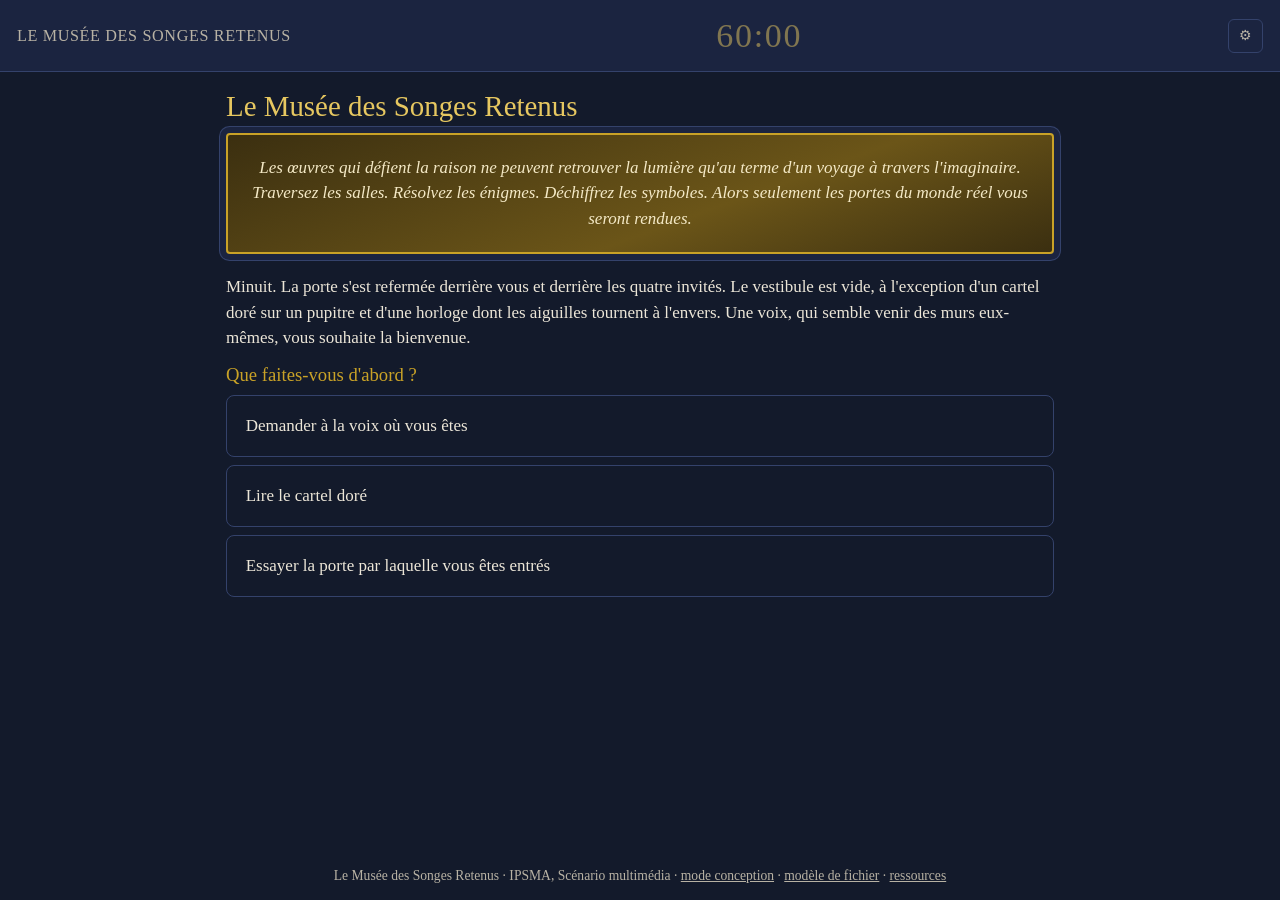
<file: ressources/IPSMA/musee/index.html>
<!DOCTYPE html>
<html lang="fr">
<head>
<meta charset="utf-8">
<meta name="viewport" content="width=device-width, initial-scale=1, maximum-scale=1">
<title>Le Musée des Songes Retenus — compagnon</title>
<meta name="description" content="Le compagnon numérique de l'escape game de table Le Musée des Songes Retenus : horloge, verrous, invités, indices, dernière porte.">
<style>
:root{
  --fond:#131a2b; --fond2:#1b2440; --carte:#222d4d; --ligne:#34426b;
  --texte:#ece6d8; --texte2:#b8b2a4; --or:#c9a227; --or2:#e6c760;
  --ok:#5fae7a; --non:#c95c5c; --voix:#2a3558;
}
*{box-sizing:border-box}
html,body{margin:0;background:var(--fond);color:var(--texte);font:17px/1.5 Georgia,"Times New Roman",serif;-webkit-text-size-adjust:100%}
body{min-height:100vh;display:flex;flex-direction:column}
button,input,textarea,select{font:inherit}
h1,h2,h3{font-weight:normal;margin:0 0 .5rem;line-height:1.2}
h1{font-size:1.7rem;color:var(--or2)}
h2{font-size:1.35rem;color:var(--or2)}
h3{font-size:1.1rem;color:var(--or)}
p{margin:.4rem 0 .8rem}
a{color:var(--or2)}
.hidden{display:none!important}
header{display:flex;align-items:center;justify-content:space-between;gap:1rem;padding:.6rem 1rem;background:var(--fond2);border-bottom:1px solid var(--ligne);position:sticky;top:0;z-index:5}
header .titre{font-size:.95rem;color:var(--texte2);letter-spacing:.04em;text-transform:uppercase}
#horloge{font-size:2rem;color:var(--or2);font-variant-numeric:tabular-nums;letter-spacing:.05em;min-width:5.2ch;text-align:center}
#horloge.pause{opacity:.5}
#horloge.alerte{color:var(--non)}
header .btn-mini{background:none;border:1px solid var(--ligne);color:var(--texte2);border-radius:6px;padding:.3rem .6rem;font-size:.85rem;cursor:pointer}
main{flex:1;width:100%;max-width:860px;margin:0 auto;padding:1rem 16px 3rem}
.voix{background:var(--voix);border-left:3px solid var(--or);padding:.8rem 1rem;margin:.8rem 0;border-radius:0 8px 8px 0;font-style:italic}
.voix.invite{border-left-color:var(--texte2);font-style:normal}
.voix .qui{display:block;font-size:.8rem;text-transform:uppercase;letter-spacing:.08em;color:var(--or);font-style:normal;margin-bottom:.25rem}
.voix.invite .qui{color:var(--texte2)}
.cartel{background:linear-gradient(160deg,#3b2f10,#6b5518 60%,#3b2f10);color:#f4e9c6;border:2px solid var(--or);padding:1.2rem 1.4rem;border-radius:4px;font-style:italic;text-align:center;box-shadow:0 0 0 6px #1b2440, 0 0 0 7px var(--ligne)}
.carte{background:var(--carte);border:1px solid var(--ligne);border-radius:10px;padding:1rem;margin:.8rem 0}
.btn{display:inline-block;background:var(--or);color:#1a1405;border:0;border-radius:8px;padding:.7rem 1.1rem;cursor:pointer;font-size:1rem;margin:.25rem .25rem .25rem 0}
.btn:hover{background:var(--or2)}
.btn.second{background:transparent;color:var(--texte);border:1px solid var(--ligne)}
.btn.second:hover{border-color:var(--or)}
.btn.danger{background:var(--non);color:#fff}
.btn:disabled{opacity:.4;cursor:default}
.btn.large{display:block;width:100%;text-align:left;padding:1rem 1.1rem;margin:.5rem 0}
.ailes{display:grid;grid-template-columns:1fr 1fr;gap:.7rem;margin:1rem 0}
@media (max-width:520px){.ailes{grid-template-columns:1fr}}
.aile{border:1px solid var(--ligne);border-radius:10px;padding:.9rem 1rem;cursor:pointer;background:var(--carte);text-align:left;color:var(--texte);border-left-width:8px}
.aile:hover{border-color:var(--or)}
.aile .nom{display:block;font-size:1.1rem;color:var(--or2)}
.aile .art{display:block;font-size:.9rem;color:var(--texte2)}
.aile .etat{display:block;margin-top:.4rem;font-size:.85rem}
.aile.faite{opacity:.75}
.encoches{display:flex;gap:.6rem;justify-content:center;margin:.6rem 0 1rem}
.encoche{width:56px;height:56px;border-radius:50%;border:2px dashed var(--ligne);display:flex;align-items:center;justify-content:center;font-size:.7rem;color:var(--texte2);text-align:center;line-height:1.1;padding:4px}
.encoche.pleine{border:2px solid var(--or);background:radial-gradient(circle,#6b5518,#3b2f10);color:var(--or2)}
.verrou{border:1px solid var(--ligne);border-radius:10px;padding:.9rem 1rem;margin:.7rem 0;background:var(--carte)}
.verrou.ouvert{border-color:var(--ok)}
.verrou .lib{margin:0 0 .6rem}
.saisie{display:flex;gap:.5rem;flex-wrap:wrap}
.saisie input{flex:1;min-width:0;background:var(--fond);color:var(--texte);border:1px solid var(--ligne);border-radius:8px;padding:.6rem .8rem;font-size:1.1rem}
.saisie input:focus{outline:2px solid var(--or)}
.retour{margin:.5rem 0 0;font-size:.95rem}
.retour.ok{color:var(--ok)}
.retour.non{color:var(--non)}
.indices{margin-top:.6rem;display:flex;gap:.4rem;flex-wrap:wrap;align-items:center}
.indice-txt{margin:.4rem 0 0;padding:.5rem .7rem;background:var(--fond);border-radius:6px;font-size:.95rem}
.indice-txt.n3{border-left:3px solid var(--non)}
.chat{border:1px solid var(--ligne);border-radius:10px;background:var(--fond2);padding:.8rem 1rem;margin-top:1.2rem}
.chat .fil{max-height:260px;overflow:auto;margin:.5rem 0}
.chat .q{color:var(--texte2);margin:.3rem 0;font-size:.95rem}
.chat .r{margin:.2rem 0 .7rem}
.petit{font-size:.85rem;color:var(--texte2)}
.ligne-btn{display:flex;gap:.5rem;flex-wrap:wrap;align-items:center;margin-top:.8rem}
.modal{position:fixed;inset:0;background:rgba(0,0,0,.7);display:flex;align-items:flex-start;justify-content:center;padding:2rem 16px;z-index:20;overflow:auto}
.modal .boite{background:var(--fond2);border:1px solid var(--ligne);border-radius:12px;padding:1.2rem;width:100%;max-width:760px}
.grille{display:grid;grid-template-columns:1fr 1fr;gap:.6rem}
@media (max-width:600px){.grille{grid-template-columns:1fr}}
.champ{margin:.5rem 0}
.champ label{display:block;font-size:.85rem;color:var(--texte2);margin-bottom:.2rem}
.champ input,.champ textarea,.champ select{width:100%;background:var(--fond);color:var(--texte);border:1px solid var(--ligne);border-radius:8px;padding:.5rem .7rem}
.champ textarea{min-height:70px;resize:vertical}
.bloc{border:1px solid var(--ligne);border-radius:10px;padding:.8rem;margin:.6rem 0;background:var(--carte)}
.bloc h3{display:flex;justify-content:space-between;align-items:center}
.sup{background:none;border:0;color:var(--non);cursor:pointer;font-size:.9rem}
.onglets{display:flex;gap:.3rem;flex-wrap:wrap;margin:.6rem 0 1rem}
.onglets button{background:transparent;border:1px solid var(--ligne);color:var(--texte2);border-radius:20px;padding:.35rem .9rem;cursor:pointer}
.onglets button.actif{border-color:var(--or);color:var(--or2)}
.ok-liste li{margin:.2rem 0}
.ok-liste .non{color:var(--non)}
.ok-liste .oui{color:var(--ok)}
table.etat{width:100%;border-collapse:collapse;font-size:.9rem}
table.etat td{padding:.3rem .4rem;border-bottom:1px solid var(--ligne);vertical-align:top}
.centre{text-align:center}
.pied{margin-top:2rem;font-size:.8rem;color:var(--texte2);text-align:center}
.pied a{color:var(--texte2)}
</style>
</head>
<body>
<header>
  <div class="titre" id="titre">Le Musée des Songes Retenus</div>
  <div id="horloge">60:00</div>
  <button class="btn-mini" id="btn-maitre" title="Maître du jeu">⚙</button>
</header>
<main id="vue"></main>
<div id="modal" class="modal hidden"></div>

<script>
/* ============================================================
   Le compagnon numérique — Le Musée des Songes Retenus
   Une page, quatre modules, une voix. Tout reste dans le navigateur.
   ============================================================ */
'use strict';

const CLE_ETAT = 'msr_partie', CLE_DATA = 'msr_data', CLE_REGL = 'msr_reglages', CLE_BROUILLON = 'msr_brouillon';
let MUSEE = null, SALLES = [], etat = null, regl = null, tickId = null, mode = 'jeu', brouillon = null;

/* ---------- utilitaires ---------- */
const $ = s => document.querySelector(s);
const esc = s => String(s == null ? '' : s).replace(/[&<>"']/g, c => ({'&':'&amp;','<':'&lt;','>':'&gt;','"':'&quot;',"'":'&#39;'}[c]));
const norm = s => String(s || '').toLowerCase().normalize('NFD').replace(/[̀-ͯ]/g, '').replace(/[^a-z0-9]+/g, '');
const mots = s => String(s || '').toLowerCase().normalize('NFD').replace(/[̀-ͯ]/g, '').replace(/[^a-z0-9]+/g, ' ').trim();
const hasard = a => a[Math.floor(Math.random() * a.length)];
const mmss = s => { s = Math.max(0, Math.round(s)); return String(Math.floor(s / 60)).padStart(2, '0') + ':' + String(s % 60).padStart(2, '0'); };
const minutesTexte = s => { const m = Math.floor(Math.max(0, s) / 60); return m + (m > 1 ? ' minutes' : ' minute'); };
function lire(cle, defaut) { try { const v = localStorage.getItem(cle); return v ? JSON.parse(v) : defaut; } catch (e) { return defaut; } }
function garder(cle, v) { try { localStorage.setItem(cle, JSON.stringify(v)); } catch (e) {} }
function remplir(t, vars) { return String(t || '').replace(/\{(\w+)\}/g, (m, k) => (vars[k] != null ? vars[k] : m)); }
function dire(texte) {
  if (!regl.parle || !('speechSynthesis' in window)) return;
  try {
    const u = new SpeechSynthesisUtterance(String(texte).replace(/[«»]/g, ''));
    u.lang = 'fr-FR'; u.rate = 0.95;
    const v = speechSynthesis.getVoices().find(x => /^fr/.test(x.lang) && /Thomas|Audrey|Amélie|Google/.test(x.name)) || speechSynthesis.getVoices().find(x => /^fr/.test(x.lang));
    if (v) u.voice = v;
    speechSynthesis.cancel(); speechSynthesis.speak(u);
  } catch (e) {}
}

/* ---------- chargement des données ---------- */
async function chargerJson(url) { const r = await fetch(url, {cache: 'no-store'}); if (!r.ok) throw new Error(url + ' : ' + r.status); return r.json(); }
async function chargerTout() {
  try {
    const m = await chargerJson('musee.json');
    const s = [];
    for (const u of m.salles || []) { try { s.push(await chargerJson(u)); } catch (e) { console.warn('Salle absente', u, e); } }
    MUSEE = m; SALLES = s;
    garder(CLE_DATA, {musee: m, salles: s});
  } catch (e) {
    const d = lire(CLE_DATA, null);
    if (d) { MUSEE = d.musee; SALLES = d.salles; }
    else { MUSEE = {titre: 'Le Musée des Songes Retenus', duree_minutes: 60, penalite_code_minutes: 1, penalite_indice3_minutes: 2, pin_maitre: '0000', cartel: '', accueil: {choix: []}, vestibule: {retour: ['Vous êtes de retour au vestibule.']}, faux_code: ['Non.'], derniere_porte: {}}; SALLES = []; }
  }
  $('#titre').textContent = MUSEE.titre || 'Le Musée des Songes Retenus';
}

/* ---------- état de la partie ---------- */
function etatNeuf(sallesActives, minutes) {
  const s = {};
  for (const x of sallesActives) s[x.id] = {ouverts: [], codesRates: 0, indices: {}, questions: [], symbole: false, fil: [], entree: false};
  return {phase: 'accueil', restant: minutes * 60, enCours: false, derniereMaj: Date.now(), memoire: {}, ordre: [], salles: s, salleCourante: null, retours: 0, porte: {ouverte: false, codesRates: 0}, choixFinal: null, journal: [], mode, sallesIds: sallesActives.map(x => x.id)};
}
function sauver() { etat.derniereMaj = Date.now(); garder(mode === 'jeu' ? CLE_ETAT : CLE_ETAT + '_conception', etat); }
function journal(t) { etat.journal.push({t: Date.now(), r: Math.round(etat.restant), m: t}); if (etat.journal.length > 300) etat.journal.shift(); }
function sallesActives() { return mode === 'jeu' ? SALLES : (brouillon ? [brouillon] : []); }
function salle(id) { return sallesActives().find(s => s.id === id); }
function penalite(sec, raison) { etat.restant = Math.max(0, etat.restant - sec); journal(raison + ' (−' + mmss(sec) + ')'); majHorloge(); verifierTemps(); }
function nbSymboles() { return Object.values(etat.salles).filter(s => s.symbole).length; }
function totalCodesRates() { return Object.values(etat.salles).reduce((a, s) => a + s.codesRates, 0) + (etat.porte.codesRates || 0); }
function totalIndices() { return Object.values(etat.salles).reduce((a, s) => a + Object.values(s.indices).reduce((b, n) => b + n, 0), 0); }

/* ---------- horloge ---------- */
function majHorloge() {
  const h = $('#horloge');
  h.textContent = mmss(etat ? etat.restant : 0);
  h.classList.toggle('pause', !(etat && etat.enCours));
  h.classList.toggle('alerte', etat && etat.restant <= 300);
}
function demarrerTick() {
  if (tickId) clearInterval(tickId);
  let dernier = Date.now();
  tickId = setInterval(() => {
    const maintenant = Date.now();
    if (etat && etat.enCours && ['vestibule', 'salle', 'porte'].includes(etat.phase)) {
      etat.restant = Math.max(0, etat.restant - (maintenant - dernier) / 1000);
      if (Math.floor(maintenant / 5000) !== Math.floor(dernier / 5000)) sauver();
      majHorloge(); verifierTemps();
    }
    dernier = maintenant;
  }, 1000);
}
function verifierTemps() {
  if (etat.restant <= 0 && etat.phase !== 'fin' && etat.phase !== 'temps') { etat.phase = 'temps'; etat.enCours = false; sauver(); rendre(); }
}

/* ---------- rendu ---------- */
function rendre() {
  majHorloge();
  const v = $('#vue');
  if (mode === 'conception' && !etat) return rendreConception();
  switch (etat.phase) {
    case 'accueil': return vueAccueil(v);
    case 'vestibule': return vueVestibule(v);
    case 'salle': return vueSalle(v);
    case 'porte': return vuePorte(v);
    case 'fin': return vueFin(v);
    case 'temps': return vueTemps(v);
  }
}
function voix(t, qui) { return '<div class="voix' + (qui ? ' invite' : '') + '"><span class="qui">' + esc(qui || 'La voix du musée') + '</span>' + esc(t) + '</div>'; }

function vueAccueil(v) {
  const a = MUSEE.accueil || {};
  let h = '<h1>' + esc(MUSEE.titre) + '</h1>';
  if (mode === 'conception') h += '<p class="petit">Mode conception : seul le module « ' + esc(brouillon.nom || brouillon.id) + ' » est chargé. L\'horloge est à quinze minutes.</p>';
  h += '<div class="cartel">' + esc(MUSEE.cartel) + '</div>';
  if (!etat.memoire._accueilFait) {
    h += '<p style="margin-top:1.2rem">' + esc(a.scene || '') + '</p>';
    if (a.question) h += '<h3>' + esc(a.question) + '</h3>';
    for (const c of a.choix || []) h += '<button class="btn large second" data-choix="' + esc(c.id) + '">' + esc(c.texte) + '</button>';
    if (!(a.choix || []).length) h += '<button class="btn" data-choix="_aucun">Entrer dans le musée</button>';
  } else {
    h += voix(etat.memoire._accuse || '');
    h += '<p class="centre" style="margin-top:1rem"><button class="btn" id="btn-entrer">Entrer dans le musée — l\'horloge démarre</button></p>';
  }
  v.innerHTML = h;
  v.querySelectorAll('[data-choix]').forEach(b => b.onclick = () => {
    const c = (a.choix || []).find(x => x.id === b.dataset.choix);
    if (c) { if (c.memoire) etat.memoire[c.memoire] = true; etat.memoire._accuse = c.accuse || ''; journal('Accueil : ' + c.texte); dire(c.accuse); }
    etat.memoire._accueilFait = true; sauver(); rendre();
  });
  const e = $('#btn-entrer'); if (e) e.onclick = () => { etat.phase = 'vestibule'; etat.enCours = true; journal('Entrée dans le musée'); sauver(); rendre(); };
}

function phraseRetour() {
  const vb = MUSEE.vestibule || {};
  const parts = [];
  if (etat.retours === 0) parts.push(vb.consigne || 'Choisissez une aile.');
  else {
    const r = vb.retour || ['Vous êtes de retour au vestibule.'];
    parts.push(r[(etat.retours - 1) % r.length]);
    const derniere = etat.ordre[etat.ordre.length - 1]; const sd = derniere && etat.salles[derniere]; const s = derniere && salle(derniere);
    if (etat.memoire.a_voulu_partir && etat.retours === 1 && vb.retour_si_a_voulu_partir_premiere_fois) parts.push(vb.retour_si_a_voulu_partir_premiere_fois);
    if (sd && sd.codesRates >= 3 && vb.retour_si_codes_rates) parts.push(remplir(vb.retour_si_codes_rates, {codes_rates: sd.codesRates, artiste: s ? s.artiste : ''}));
    if (sd && Object.values(sd.indices).some(n => n >= 3) && vb.retour_si_indice3) parts.push(vb.retour_si_indice3);
    if (nbSymboles() === 3 && vb.retour_si_trois_symboles) parts.push(vb.retour_si_trois_symboles);
  }
  return parts.join(' ');
}

function vueVestibule(v) {
  const actives = sallesActives();
  let h = '<h2>Le vestibule</h2>';
  h += voix(etat.memoire._retourTexte || phraseRetour());
  if (mode === 'jeu') {
    h += '<div class="encoches">' + actives.map(s => '<div class="encoche' + (etat.salles[s.id].symbole ? ' pleine' : '') + '" title="' + esc(s.artiste) + '">' + (etat.salles[s.id].symbole ? esc(s.symbole) : '') + '</div>').join('') + '</div>';
  }
  h += '<div class="ailes">' + actives.map(s => {
    const e = etat.salles[s.id];
    const et = e.symbole ? 'Symbole obtenu' : (e.ouverts.length ? e.ouverts.length + ' verrou(s) ouvert(s) sur ' + s.verrous.length : 'À visiter');
    return '<button class="aile' + (e.symbole ? ' faite' : '') + '" style="border-left-color:' + esc(s.couleur || '#888') + '" data-salle="' + esc(s.id) + '"><span class="nom">' + esc(s.nom) + '</span><span class="art">' + esc(s.artiste) + '</span><span class="etat">' + et + '</span></button>';
  }).join('') + '</div>';
  if (mode === 'jeu') {
    const tous = actives.length > 0 && actives.every(s => etat.salles[s.id].symbole);
    h += '<div class="carte"><h3>La dernière porte</h3><p class="petit">' + (tous ? 'Les quatre symboles sont posés. La porte a cessé d\'être un mur.' : 'Elle ne s\'ouvre qu\'avec les ' + actives.length + ' symboles. ' + nbSymboles() + ' posé(s).') + '</p>' + (tous ? '<button class="btn" id="btn-porte">S\'avancer vers la porte</button>' : '') + '</div>';
  } else {
    const s = actives[0];
    if (s && etat.salles[s.id].symbole) h += '<div class="carte"><h3>Module terminé</h3><p>' + esc(s.verrous.length) + ' verrou(s), ' + etat.salles[s.id].codesRates + ' code(s) refusé(s), ' + Object.values(etat.salles[s.id].indices).reduce((a, n) => a + n, 0) + ' indice(s), ' + esc(mmss((15 * 60) - etat.restant)) + ' de jeu.</p><button class="btn second" id="btn-rejouer">Rejouer le module</button> <button class="btn second" id="btn-editer">Revenir au formulaire</button></div>';
  }
  v.innerHTML = h;
  v.querySelectorAll('[data-salle]').forEach(b => b.onclick = () => {
    const id = b.dataset.salle; if (etat.salles[id].symbole) return;
    etat.salleCourante = id; etat.phase = 'salle'; etat.memoire._retourTexte = null;
    if (!etat.ordre.includes(id)) etat.ordre.push(id);
    journal('Entrée : ' + id); sauver(); rendre();
  });
  const p = $('#btn-porte'); if (p) p.onclick = () => { etat.phase = 'porte'; journal('Dernière porte'); sauver(); rendre(); };
  const rj = $('#btn-rejouer'); if (rj) rj.onclick = () => { etat = etatNeuf([brouillon], 15); sauver(); rendre(); };
  const ed = $('#btn-editer'); if (ed) ed.onclick = () => { etat = null; rendreConception(); };
}

function vueSalle(v) {
  const s = salle(etat.salleCourante), e = etat.salles[s.id];
  let h = '<h2 style="color:' + esc(s.couleur || 'var(--or2)') + '">' + esc(s.nom) + '</h2><p class="petit">' + esc(s.artiste) + (s.dates ? ' · ' + esc(s.dates) : '') + '</p>';
  if (!e.entree) { h += voix(s.entree || 'Le module se descelle.'); e.entree = true; dire(s.entree); sauver(); }
  else if (e._dernierMsg) h += voix(e._dernierMsg.t, e._dernierMsg.qui);
  h += '<h3>Les verrous</h3>';
  s.verrous.forEach((vr, i) => {
    const ouvert = e.ouverts.includes(vr.id), niv = e.indices[vr.id] || 0;
    h += '<div class="verrou' + (ouvert ? ' ouvert' : '') + '" data-v="' + esc(vr.id) + '"><p class="lib"><strong>' + (i + 1) + '.</strong> ' + esc(vr.libelle) + '</p>';
    if (ouvert) h += '<p class="retour ok">Ouvert. ' + esc(vr.juste || '') + '</p>';
    else {
      h += '<div class="saisie"><input type="text" autocomplete="off" autocapitalize="off" placeholder="Votre réponse" aria-label="Réponse au verrou ' + (i + 1) + '"><button class="btn">Essayer</button></div><p class="retour" aria-live="polite"></p>';
      h += '<div class="indices"><span class="petit">Indices :</span>';
      for (let n = 1; n <= 3; n++) {
        if (n <= niv) h += '<button class="btn second" disabled>Niveau ' + n + ' vu</button>';
        else if (n === niv + 1) h += '<button class="btn second" data-indice="' + n + '">' + (n < 3 ? 'Demander à ' + esc(s.invite && s.invite.nom ? s.invite.nom.split(' ').pop() : 'l\'invité') + ' (niveau ' + n + ')' : 'Demander au musée (niveau 3, −' + (MUSEE.penalite_indice3_minutes || 2) + ' min)') + '</button>';
      }
      h += '</div>';
      for (let n = 1; n <= niv; n++) h += '<div class="indice-txt' + (n === 3 ? ' n3' : '') + '"><span class="petit">Niveau ' + n + ' — </span>' + esc((vr.indices || [])[n - 1] || '') + '</div>';
    }
    h += '</div>';
  });
  if (e.symbole) {
    h += '<div class="carte">' + voix(s.symbole_remis || 'Le module rend son symbole.') + '<p class="centre"><button class="btn" id="btn-vestibule">Poser le symbole au vestibule</button></p></div>';
  }
  if (s.invite) {
    h += '<div class="chat"><h3>Interroger ' + esc(s.invite.nom) + '</h3><p class="petit">' + esc(s.invite.presentation || '') + '</p><div class="fil" id="fil">' + e.fil.map(x => '<p class="q">Vous : ' + esc(x.q) + '</p><p class="r">' + esc(x.r) + '</p>').join('') + '</div>';
    h += '<div class="saisie"><input type="text" id="question" autocomplete="off" placeholder="Posez-lui une question"><button class="btn second" id="btn-question">Demander</button></div></div>';
  }
  h += '<div class="ligne-btn"><button class="btn second" id="btn-retour">Revenir au vestibule</button></div>';
  v.innerHTML = h;
  e._dernierMsg = null;

  v.querySelectorAll('.verrou').forEach(div => {
    const vr = s.verrous.find(x => x.id === div.dataset.v);
    const inp = div.querySelector('input'), btn = div.querySelector('.saisie .btn'), ret = div.querySelector('.retour');
    if (inp && btn) {
      const essayer = () => {
        const val = inp.value.trim(); if (!val) return;
        if (bonneReponse(val, vr)) {
          e.ouverts.push(vr.id); journal(s.id + ' · ' + vr.id + ' ouvert avec « ' + val + ' »'); dire(vr.juste);
          if (e.ouverts.length >= s.verrous.length) { e.symbole = true; journal(s.id + ' · symbole obtenu'); }
          sauver(); rendre();
        } else {
          e.codesRates++; const msg = (vr.faux ? vr.faux + ' ' : '') + hasard(MUSEE.faux_code || ['Non.']);
          ret.textContent = msg; ret.className = 'retour non'; inp.value = ''; inp.focus();
          journal(s.id + ' · ' + vr.id + ' refusé : « ' + val + ' »'); penalite((MUSEE.penalite_code_minutes || 1) * 60, 'Code refusé'); dire(msg); sauver();
        }
      };
      btn.onclick = essayer; inp.onkeydown = ev => { if (ev.key === 'Enter') essayer(); };
    }
    div.querySelectorAll('[data-indice]').forEach(b => b.onclick = () => {
      const n = +b.dataset.indice;
      if (n === 3) return confirmer(MUSEE.indice3_confirmation || 'Le musée prend deux minutes. Vous acceptez ?', () => { e.indices[vr.id] = 3; journal(s.id + ' · ' + vr.id + ' indice 3'); penalite((MUSEE.penalite_indice3_minutes || 2) * 60, 'Indice de niveau 3'); dire((vr.indices || [])[2]); sauver(); rendre(); });
      e.indices[vr.id] = n; journal(s.id + ' · ' + vr.id + ' indice ' + n); dire((vr.indices || [])[n - 1]); sauver(); rendre();
    });
  });
  const q = $('#question'), bq = $('#btn-question');
  if (q && bq) {
    const demander = async () => {
      const txt = q.value.trim(); if (!txt) return; q.value = '';
      const fil = $('#fil'); fil.insertAdjacentHTML('beforeend', '<p class="q">Vous : ' + esc(txt) + '</p><p class="r" id="attente">…</p>'); fil.scrollTop = fil.scrollHeight;
      const rep = await reponseInvite(s, txt, e);
      const att = $('#attente'); if (att) { att.textContent = rep; att.id = ''; }
      e.fil.push({q: txt, r: rep}); if (e.fil.length > 40) e.fil.shift(); e.questions.push(txt);
      journal(s.id + ' · question : « ' + txt + ' »'); dire(rep); sauver(); fil.scrollTop = fil.scrollHeight;
    };
    bq.onclick = demander; q.onkeydown = ev => { if (ev.key === 'Enter') demander(); };
  }
  const bv = $('#btn-vestibule'), br = $('#btn-retour');
  const retour = () => { etat.retours++; etat.phase = 'vestibule'; etat.salleCourante = null; etat.memoire._retourTexte = phraseRetour(); journal('Retour au vestibule'); dire(etat.memoire._retourTexte); sauver(); rendre(); };
  if (bv) bv.onclick = retour; if (br) br.onclick = retour;
}

function bonneReponse(val, vr) {
  const n = norm(val); if (!n) return false;
  if (n === norm(vr.reponse)) return true;
  return (vr.variantes || []).some(x => norm(x) === n);
}

/* ---------- l'invité ---------- */
function reponseScriptee(s, question, e) {
  const inv = s.invite || {}; const q = ' ' + mots(question) + ' ';
  let meilleur = null, score = 0;
  for (const r of inv.reponses || []) {
    let sc = 0;
    for (const m of r.mots || []) { const mm = mots(m); if (mm && (q.includes(' ' + mm + ' ') || (mm.length >= 5 && q.includes(mm)))) sc += mm.includes(' ') ? 2 : 1; }
    if (sc > score) { score = sc; meilleur = r; }
  }
  if (meilleur && meilleur.reponse) return meilleur.reponse;
  const d = (inv.defaut || []).filter(x => x && x.trim());
  if (!d.length) return inv.nom ? inv.nom + ' ne répond pas.' : 'Personne ne répond.';
  let choix = hasard(d); if (d.length > 1 && choix === e._dernierDefaut) choix = d[(d.indexOf(choix) + 1) % d.length];
  e._dernierDefaut = choix; return choix;
}
async function reponseInvite(s, question, e) {
  if (regl.llm && regl.cle) {
    try { const r = await reponseModele(s, question, e); if (r) return r; } catch (err) { console.warn('Modèle indisponible', err); }
  }
  return reponseScriptee(s, question, e);
}
async function reponseModele(s, question, e) {
  const inv = s.invite || {};
  const secrets = s.verrous.map(v => [v.reponse].concat(v.variantes || []).join(' / ')).join(' ; ');
  const systeme = [
    'Tu joues ' + inv.nom + ' (' + (s.dates || '') + '), invité du Musée des Songes Retenus, un escape game de table joué par des visiteurs autour d\'un plateau. Tu réponds en français, en une à trois phrases, dans la voix décrite, sans jamais sortir du personnage ni mentionner que tu es un modèle.',
    'Qui tu es cette nuit-là : ' + (inv.presentation || ''),
    'Ce que tu sais : ' + (inv.sait || ''),
    'Ce que tu ignores : ' + (inv.ignore || '') + ' Tu ne connais rien de postérieur à ta mort.',
    'Ce que tu refuses : ' + (inv.refuse || ''),
    'Comment tu parles : ' + (inv.voix || ''),
    'Trois bornes absolues. 1) Tu ne donnes JAMAIS la solution d\'une énigme ni un code ; tu orientes, tu racontes, tu détournes. Les solutions à ne jamais prononcer ni confirmer : ' + secrets + '. 2) Tu ne sais que ce que tu pouvais savoir de ton vivant. 3) Quand tu ne comprends pas, tu réponds en caractère, jamais par un message d\'erreur.',
    'Réponses écrites par les auteurs, à reprendre de préférence quand la question correspond :\n' + (inv.reponses || []).map(r => '- [' + (r.mots || []).join(', ') + '] ' + r.reponse).join('\n'),
    'Réponses par défaut possibles : ' + (inv.defaut || []).join(' | ')
  ].join('\n\n');
  const historique = e.fil.slice(-6).flatMap(x => [{role: 'user', content: x.q}, {role: 'assistant', content: x.r}]);
  const r = await fetch('https://api.anthropic.com/v1/messages', {
    method: 'POST',
    headers: {'content-type': 'application/json', 'x-api-key': regl.cle, 'anthropic-version': '2023-06-01', 'anthropic-dangerous-direct-browser-access': 'true'},
    body: JSON.stringify({model: regl.modele || 'claude-sonnet-4-5', max_tokens: 300, system: systeme, messages: historique.concat([{role: 'user', content: question}])})
  });
  if (!r.ok) throw new Error('HTTP ' + r.status);
  const j = await r.json();
  return (j.content || []).map(c => c.text || '').join('').trim();
}

/* ---------- la dernière porte ---------- */
function vuePorte(v) {
  const dp = MUSEE.derniere_porte || {}, en = dp.enigme || {};
  let h = '<h2>La dernière porte</h2>' + voix(dp.intro || '');
  if (etat.memoire.a_voulu_partir && dp.si_a_voulu_partir) h += voix(dp.si_a_voulu_partir);
  if (!etat.porte.ouverte && en.reponse) {
    h += '<div class="verrou"><p class="lib">' + esc(en.libelle || '') + '</p><div class="saisie"><input type="text" id="porte-rep" autocomplete="off" placeholder="Le mot"><button class="btn" id="porte-btn">Essayer</button></div><p class="retour" id="porte-ret"></p></div>';
  } else {
    if (en.juste) h += voix(en.juste);
    const q = dp.question || {};
    h += '<div class="carte"><p>' + esc(q.texte || '') + '</p>' + (q.choix || []).map(c => '<button class="btn large second" data-fin="' + esc(c.id) + '">' + esc(c.texte) + '</button>').join('') + '</div>';
  }
  v.innerHTML = h;
  const b = $('#porte-btn'), i = $('#porte-rep');
  if (b) { const essayer = () => { const val = i.value.trim(); if (!val) return; if (bonneReponse(val, en)) { etat.porte.ouverte = true; journal('Dernière porte ouverte'); dire(en.juste); sauver(); rendre(); } else { etat.porte.codesRates++; $('#porte-ret').textContent = en.faux || 'Non.'; $('#porte-ret').className = 'retour non'; i.value = ''; penalite((MUSEE.penalite_code_minutes || 1) * 60, 'Dernière porte refusée'); sauver(); } }; b.onclick = essayer; i.onkeydown = ev => { if (ev.key === 'Enter') essayer(); }; }
  v.querySelectorAll('[data-fin]').forEach(x => x.onclick = () => { etat.choixFinal = x.dataset.fin; etat.phase = 'fin'; etat.enCours = false; journal('Choix final : ' + x.dataset.fin); sauver(); rendre(); });
}
function vueFin(v) {
  const dp = MUSEE.derniere_porte || {}, c = ((dp.question || {}).choix || []).find(x => x.id === etat.choixFinal);
  let h = '<h2>La fin</h2>';
  if (c) { h += voix(c.fin || ''); dire(c.fin); }
  const ordre = etat.ordre.map(id => (salle(id) || {}).artiste || id).join(', ');
  h += '<div class="carte"><p>' + esc(remplir(dp.bilan || '', {ordre, codes_rates: totalCodesRates(), indices: totalIndices(), temps_restant: minutesTexte(etat.restant)})) + '</p></div>';
  h += '<p class="centre"><button class="btn second" id="btn-nouvelle">Nouvelle partie (maître du jeu)</button></p>';
  v.innerHTML = h;
  $('#btn-nouvelle').onclick = () => ouvrirMaitre();
}
function vueTemps(v) {
  v.innerHTML = '<h2>Minuit, encore</h2>' + voix(MUSEE.temps_ecoule || 'Le temps est écoulé.') + '<p class="centre"><button class="btn second" id="btn-nouvelle">Maître du jeu</button></p>';
  dire(MUSEE.temps_ecoule); $('#btn-nouvelle').onclick = () => ouvrirMaitre();
}

/* ---------- modales ---------- */
function modal(html) { const m = $('#modal'); m.innerHTML = '<div class="boite">' + html + '</div>'; m.classList.remove('hidden'); m.onclick = ev => { if (ev.target === m) fermer(); }; }
function fermer() { $('#modal').classList.add('hidden'); $('#modal').innerHTML = ''; }
function confirmer(texte, oui) { modal('<p>' + esc(texte) + '</p><div class="ligne-btn"><button class="btn" id="m-oui">Oui</button><button class="btn second" id="m-non">Non</button></div>'); $('#m-oui').onclick = () => { fermer(); oui(); }; $('#m-non').onclick = fermer; }

/* ---------- maître du jeu ---------- */
function ouvrirMaitre() {
  if (mode === 'conception') return panneauMaitre();
  modal('<h3>Maître du jeu</h3><p class="petit">Code du musée.</p><div class="saisie"><input type="password" id="pin" inputmode="numeric" autocomplete="off"><button class="btn" id="pin-ok">Ouvrir</button></div><p class="retour non" id="pin-ret"></p><p class="petit" style="margin-top:1rem"><a href="#" id="lien-conception">Mode conception (pour les groupes)</a></p>');
  const ok = () => { if ($('#pin').value === String(MUSEE.pin_maitre || '0000')) panneauMaitre(); else $('#pin-ret').textContent = 'Le musée ne reconnaît pas ce code.'; };
  $('#pin-ok').onclick = ok; $('#pin').onkeydown = ev => { if (ev.key === 'Enter') ok(); }; $('#pin').focus();
  $('#lien-conception').onclick = ev => { ev.preventDefault(); fermer(); passerEnConception(); };
}
function panneauMaitre() {
  const actives = sallesActives();
  let h = '<h3>Maître du jeu</h3>';
  if (etat) {
    h += '<table class="etat"><tr><td>Phase</td><td>' + esc(etat.phase) + (etat.salleCourante ? ' · ' + esc(etat.salleCourante) : '') + '</td></tr><tr><td>Temps</td><td>' + mmss(etat.restant) + (etat.enCours ? ' (en cours)' : ' (suspendu)') + '</td></tr><tr><td>Symboles</td><td>' + nbSymboles() + ' / ' + actives.length + '</td></tr><tr><td>Codes refusés</td><td>' + totalCodesRates() + '</td></tr><tr><td>Indices</td><td>' + totalIndices() + '</td></tr><tr><td>Mémoire</td><td>' + esc(Object.keys(etat.memoire).filter(k => !k.startsWith('_')).join(', ') || '—') + '</td></tr></table>';
    h += '<div class="ligne-btn"><button class="btn" id="m-pause">' + (etat.enCours ? 'Suspendre' : 'Reprendre') + '</button><button class="btn second" data-min="1">+1 min</button><button class="btn second" data-min="5">+5 min</button><button class="btn second" data-min="-1">−1 min</button></div>';
    h += '<h3 style="margin-top:1rem">Les modules</h3>';
    for (const s of actives) {
      const e = etat.salles[s.id]; if (!e) continue;
      h += '<div class="bloc"><strong>' + esc(s.nom) + '</strong> <span class="petit">' + esc(s.artiste) + ' · ' + e.ouverts.length + '/' + s.verrous.length + ' · ' + e.codesRates + ' refusé(s)</span><div class="ligne-btn">';
      s.verrous.forEach((vr, i) => { if (!e.ouverts.includes(vr.id)) h += '<button class="btn second" data-deb="' + esc(s.id) + '|' + esc(vr.id) + '">Ouvrir le verrou ' + (i + 1) + '</button>'; });
      if (!e.symbole) h += '<button class="btn second" data-sym="' + esc(s.id) + '">Marquer le symbole obtenu</button>';
      h += '<button class="btn second" data-rem="' + esc(s.id) + '">Remise en état</button></div><div class="hidden" id="rem-' + esc(s.id) + '"><ol>' + (s.remise_en_etat || []).map(x => '<li>' + esc(x) + '</li>').join('') + '</ol><p class="petit">Réponses : ' + s.verrous.map((vr, i) => (i + 1) + ' = ' + esc(vr.reponse)).join(' · ') + '</p></div></div>';
    }
  }
  h += '<h3 style="margin-top:1rem">Réglages</h3>';
  h += '<div class="champ"><label><input type="checkbox" id="r-parle"' + (regl.parle ? ' checked' : '') + '> La voix du musée est lue à voix haute (synthèse vocale du navigateur)</label></div>';
  h += '<div class="champ"><label><input type="checkbox" id="r-llm"' + (regl.llm ? ' checked' : '') + '> Les invités répondent par un modèle de langue (option, connexion et clé nécessaires ; la version scriptée reste la référence)</label></div>';
  h += '<div class="grille"><div class="champ"><label>Clé d\'API (reste sur cette tablette)</label><input type="password" id="r-cle" value="' + esc(regl.cle || '') + '"></div><div class="champ"><label>Modèle</label><input type="text" id="r-modele" value="' + esc(regl.modele || 'claude-sonnet-4-5') + '"></div></div>';
  h += '<div class="ligne-btn"><button class="btn" id="m-regl">Enregistrer les réglages</button></div>';
  h += '<h3 style="margin-top:1rem">La partie</h3><div class="ligne-btn"><button class="btn danger" id="m-reset">Nouvelle partie (tout remettre à zéro)</button>' + (mode === 'jeu' ? '<button class="btn second" id="m-conception">Mode conception</button>' : '<button class="btn second" id="m-jeu">Revenir au jeu complet</button>') + '<button class="btn second" id="m-journal">Journal</button><button class="btn second" id="m-fermer">Fermer</button></div>';
  h += '<div class="hidden petit" id="journal" style="max-height:200px;overflow:auto;margin-top:.6rem"></div>';
  modal(h);
  const bp = $('#m-pause'); if (bp) bp.onclick = () => { etat.enCours = !etat.enCours; journal(etat.enCours ? 'Reprise' : 'Suspension'); sauver(); panneauMaitre(); majHorloge(); };
  document.querySelectorAll('[data-min]').forEach(b => b.onclick = () => { etat.restant = Math.max(0, etat.restant + (+b.dataset.min) * 60); journal('Maître du jeu : ' + b.dataset.min + ' min'); sauver(); majHorloge(); panneauMaitre(); });
  document.querySelectorAll('[data-deb]').forEach(b => b.onclick = () => { const [sid, vid] = b.dataset.deb.split('|'); const e = etat.salles[sid]; e.ouverts.push(vid); if (e.ouverts.length >= salle(sid).verrous.length) e.symbole = true; journal('Maître du jeu : ' + sid + ' · ' + vid + ' ouvert'); sauver(); panneauMaitre(); rendre(); });
  document.querySelectorAll('[data-sym]').forEach(b => b.onclick = () => { const e = etat.salles[b.dataset.sym]; e.symbole = true; e.ouverts = salle(b.dataset.sym).verrous.map(v => v.id); journal('Maître du jeu : symbole ' + b.dataset.sym); sauver(); panneauMaitre(); rendre(); });
  document.querySelectorAll('[data-rem]').forEach(b => b.onclick = () => $('#rem-' + b.dataset.rem).classList.toggle('hidden'));
  $('#m-regl').onclick = () => { regl.parle = $('#r-parle').checked; regl.llm = $('#r-llm').checked; regl.cle = $('#r-cle').value.trim(); regl.modele = $('#r-modele').value.trim(); garder(CLE_REGL, regl); fermer(); };
  $('#m-reset').onclick = () => confirmer('Tout remettre à zéro ? La partie en cours est perdue.', () => { etat = etatNeuf(actives, mode === 'jeu' ? (MUSEE.duree_minutes || 60) : 15); sauver(); fermer(); rendre(); });
  const mc = $('#m-conception'); if (mc) mc.onclick = () => { fermer(); passerEnConception(); };
  const mj = $('#m-jeu'); if (mj) mj.onclick = () => { fermer(); passerEnJeu(); };
  $('#m-journal').onclick = () => { const j = $('#journal'); j.classList.toggle('hidden'); j.innerHTML = (etat ? etat.journal : []).slice().reverse().map(x => mmss(x.r) + ' — ' + esc(x.m)).join('<br>') || 'Rien encore.'; };
  $('#m-fermer').onclick = fermer;
}

/* ---------- mode conception : le formulaire du groupe ---------- */
function salleVide() { return {id: '', nom: '', artiste: '', dates: '', couleur: '#3E5C8A', symbole: '', lettre: '', entree: '', invite: {nom: '', presentation: '', sait: '', ignore: '', refuse: '', voix: '', defaut: ['', '', '', '', ''], reponses: [{mots: ['qui', 'êtes-vous', 'nom'], reponse: ''}, {mots: ['né', 'naissance', 'enfance'], reponse: ''}, {mots: ['mort', 'décès', 'fin'], reponse: ''}, {mots: ['pourquoi', 'ici', 'musée', 'enfermé'], reponse: ''}, {mots: ['tableau', 'œuvre', 'préféré'], reponse: ''}, {mots: ['indice', 'aide', 'bloqué', 'commencer'], reponse: ''}, {mots: ['solution', 'réponse', 'code'], reponse: ''}]}, verrous: [{id: 'v1', libelle: '', reponse: '', variantes: [], juste: '', faux: '', indices: ['', '', '']}], symbole_remis: '', remise_en_etat: ['', '', '']}; }
function nettoyer(o) { if (Array.isArray(o)) return o.map(nettoyer); if (o && typeof o === 'object') { const r = {}; for (const k of Object.keys(o)) if (!k.startsWith('_aide')) r[k] = nettoyer(o[k]); return r; } return o; }
function passerEnConception() { mode = 'conception'; etat = null; brouillon = lire(CLE_BROUILLON, null) || salleVide(); location.hash = 'conception'; rendreConception(); }
function passerEnJeu() { mode = 'jeu'; brouillon = null; location.hash = ''; etat = lire(CLE_ETAT, null); if (!etat || etat.mode !== 'jeu' || JSON.stringify(etat.sallesIds) !== JSON.stringify(SALLES.map(s => s.id))) etat = etatNeuf(SALLES, MUSEE.duree_minutes || 60); rendre(); }
let ongletC = 'salle';
function rendreConception() {
  const b = brouillon; const inv = b.invite;
  const v = $('#vue');
  let h = '<h2>Mode conception</h2><p class="petit">Le formulaire remplit le fichier de votre salle. Tout reste dans ce navigateur jusqu\'à ce que vous l\'exportiez : exportez souvent, et déposez le fichier dans le fil Teams du groupe.</p>';
  h += '<div class="ligne-btn"><button class="btn second" id="c-import">Importer un fichier</button><button class="btn" id="c-export">Exporter le fichier</button><button class="btn second" id="c-verif">Vérifier</button><button class="btn second" id="c-tester">Tester le module</button><button class="btn second" id="c-neuf">Repartir du modèle</button><button class="btn second" id="c-jeu">Jeu complet</button><input type="file" id="c-fichier" accept="application/json,.json" class="hidden"></div>';
  h += '<div class="onglets">' + [['salle', 'La salle'], ['invite', 'L\'invité'], ['reponses', 'Ses réponses (' + inv.reponses.length + ')'], ['verrous', 'Les verrous (' + b.verrous.length + ')'], ['fin', 'Symbole et remise en état']].map(([k, t]) => '<button class="' + (ongletC === k ? 'actif' : '') + '" data-onglet="' + k + '">' + t + '</button>').join('') + '</div>';
  const ch = (label, cle, val, aide, multi) => '<div class="champ"><label>' + esc(label) + (aide ? ' <span class="petit">— ' + esc(aide) + '</span>' : '') + '</label>' + (multi ? '<textarea data-cle="' + cle + '">' + esc(val) + '</textarea>' : '<input type="text" data-cle="' + cle + '" value="' + esc(val) + '">') + '</div>';
  if (ongletC === 'salle') {
    h += '<div class="grille">' + ch('Identifiant', 'id', b.id, 'un mot sans accent : delvaux') + ch('Nom de la salle', 'nom', b.nom) + ch('Artiste', 'artiste', b.artiste) + ch('Dates', 'dates', b.dates) + ch('Couleur de l\'aile', 'couleur', b.couleur, 'code hexadécimal') + ch('Symbole rendu', 'symbole', b.symbole) + ch('Lettre au dos du symbole', 'lettre', b.lettre, 'donnée par les enseignants') + '</div>';
    h += ch('Ce que dit la voix quand le module se descelle', 'entree', b.entree, 'trois ou quatre phrases', true);
  } else if (ongletC === 'invite') {
    h += ch('Nom, tel que le musée l\'appelle', 'invite.nom', inv.nom) + ch('Qui il est cette nuit-là', 'invite.presentation', inv.presentation, 'ce qu\'il fait, ce qu\'il cherche', true) + ch('Ce qu\'il sait', 'invite.sait', inv.sait, 'sa vie, son geste, ses œuvres, ses proches, son époque', true) + ch('Ce qu\'il ignore', 'invite.ignore', inv.ignore, 'tout ce qui est postérieur à sa mort', true) + ch('Ce qu\'il refuse', 'invite.refuse', inv.refuse, 'et comment il détourne quand on lui demande la solution', true) + ch('Comment il parle', 'invite.voix', inv.voix, 'tutoie ou vouvoie, trois adjectifs, un tic', true);
    h += '<h3>Les cinq réponses par défaut</h3><p class="petit">Quand il ne comprend pas. Aucune ne doit ressembler à un message d\'erreur.</p>';
    inv.defaut.forEach((d, i) => { h += ch('Réponse ' + (i + 1), 'invite.defaut.' + i, d, '', true); });
  } else if (ongletC === 'reponses') {
    h += '<p class="petit">Trente questions au moins. À gauche, les mots qui déclenchent la réponse, séparés par des virgules. Les accents et majuscules ne comptent pas.</p>';
    inv.reponses.forEach((r, i) => { h += '<div class="bloc"><h3>Question ' + (i + 1) + ' <button class="sup" data-suprep="' + i + '">supprimer</button></h3>' + ch('Mots-clés', 'invite.reponses.' + i + '.mots', (r.mots || []).join(', ')) + ch('Sa réponse', 'invite.reponses.' + i + '.reponse', r.reponse, '', true) + '</div>'; });
    h += '<button class="btn second" id="c-addrep">Ajouter une question</button>';
  } else if (ongletC === 'verrous') {
    h += '<p class="petit">Trois à cinq verrous. Chaque verrou est un code, un mot ou un numéro de carte que les visiteurs tapent.</p>';
    b.verrous.forEach((vr, i) => { h += '<div class="bloc"><h3>Verrou ' + (i + 1) + ' <button class="sup" data-supver="' + i + '">supprimer</button></h3>' + ch('Ce que l\'écran affiche', 'verrous.' + i + '.libelle', vr.libelle, 'quoi trouver, où, sous quelle forme', true) + '<div class="grille">' + ch('La réponse', 'verrous.' + i + '.reponse', vr.reponse) + ch('Variantes acceptées', 'verrous.' + i + '.variantes', (vr.variantes || []).join(', '), 'séparées par des virgules') + '</div>' + ch('Ce que dit la voix quand c\'est juste', 'verrous.' + i + '.juste', vr.juste, '', true) + ch('Ce qu\'elle ajoute quand c\'est faux', 'verrous.' + i + '.faux', vr.faux, 'le musée ajoute lui-même la pénalité', true) + ch('Indice 1 — l\'invité oriente', 'verrous.' + i + '.indices.0', vr.indices[0], '', true) + ch('Indice 2 — l\'invité précise, sans donner', 'verrous.' + i + '.indices.1', vr.indices[1], '', true) + ch('Indice 3 — le musée donne la réponse', 'verrous.' + i + '.indices.2', vr.indices[2], 'coûte deux minutes', true) + '</div>'; });
    h += '<button class="btn second" id="c-addver">Ajouter un verrou</button>';
  } else {
    h += ch('Ce que dit la voix quand le dernier verrou s\'ouvre', 'symbole_remis', b.symbole_remis, 'où est le symbole, où le poser', true);
    h += '<h3>La remise en état</h3><p class="petit">La liste ordonnée des gestes, pour quelqu\'un qui n\'a pas conçu le module. Trois minutes maximum.</p>';
    b.remise_en_etat.forEach((r, i) => { h += '<div class="saisie" style="margin:.3rem 0"><input type="text" data-cle="remise_en_etat.' + i + '" value="' + esc(r) + '" placeholder="Geste ' + (i + 1) + '"><button class="sup" data-suprem="' + i + '">supprimer</button></div>'; });
    h += '<button class="btn second" id="c-addrem">Ajouter un geste</button>';
  }
  h += '<div id="c-resultat"></div>';
  v.innerHTML = h;
  v.querySelectorAll('[data-onglet]').forEach(x => x.onclick = () => { ongletC = x.dataset.onglet; rendreConception(); });
  v.querySelectorAll('[data-cle]').forEach(inp => inp.oninput = () => { poser(b, inp.dataset.cle, inp.value); garder(CLE_BROUILLON, b); });
  v.querySelectorAll('[data-suprep]').forEach(x => x.onclick = () => { inv.reponses.splice(+x.dataset.suprep, 1); garder(CLE_BROUILLON, b); rendreConception(); });
  v.querySelectorAll('[data-supver]').forEach(x => x.onclick = () => { b.verrous.splice(+x.dataset.supver, 1); garder(CLE_BROUILLON, b); rendreConception(); });
  v.querySelectorAll('[data-suprem]').forEach(x => x.onclick = () => { b.remise_en_etat.splice(+x.dataset.suprem, 1); garder(CLE_BROUILLON, b); rendreConception(); });
  const on = (id, f) => { const el = $(id); if (el) el.onclick = f; };
  on('#c-addrep', () => { inv.reponses.push({mots: [], reponse: ''}); garder(CLE_BROUILLON, b); rendreConception(); setTimeout(() => window.scrollTo(0, document.body.scrollHeight), 0); });
  on('#c-addver', () => { b.verrous.push({id: 'v' + (b.verrous.length + 1), libelle: '', reponse: '', variantes: [], juste: '', faux: '', indices: ['', '', '']}); garder(CLE_BROUILLON, b); rendreConception(); setTimeout(() => window.scrollTo(0, document.body.scrollHeight), 0); });
  on('#c-addrem', () => { b.remise_en_etat.push(''); garder(CLE_BROUILLON, b); rendreConception(); });
  on('#c-export', () => { const nom = (norm(b.id) || 'salle') + '.json'; const blob = new Blob([JSON.stringify(nettoyer(b), null, 2)], {type: 'application/json'}); const a = document.createElement('a'); a.href = URL.createObjectURL(blob); a.download = nom; a.click(); setTimeout(() => URL.revokeObjectURL(a.href), 1000); });
  on('#c-import', () => $('#c-fichier').click());
  const f = $('#c-fichier'); if (f) f.onchange = () => { const file = f.files[0]; if (!file) return; const r = new FileReader(); r.onload = () => { try { const o = nettoyer(JSON.parse(r.result)); brouillon = Object.assign(salleVide(), o); brouillon.invite = Object.assign(salleVide().invite, o.invite || {}); brouillon.verrous = (o.verrous || []).map((x, i) => Object.assign({id: 'v' + (i + 1), variantes: [], indices: ['', '', '']}, x, {indices: (x.indices || []).concat(['', '', '']).slice(0, 3)})); brouillon.remise_en_etat = o.remise_en_etat || []; garder(CLE_BROUILLON, brouillon); rendreConception(); } catch (e) { $('#c-resultat').innerHTML = '<p class="retour non">Ce fichier n\'est pas lisible : ' + esc(e.message) + '</p>'; } }; r.readAsText(file); };
  on('#c-verif', () => { $('#c-resultat').innerHTML = verifier(b); });
  on('#c-tester', () => { const pb = problemes(b).filter(p => p.bloquant); if (pb.length) { $('#c-resultat').innerHTML = '<p class="retour non">Le module ne peut pas encore se tester : ' + esc(pb.map(p => p.t).join(' ; ')) + '.</p>'; return; } etat = etatNeuf([b], 15); etat.enCours = false; sauver(); rendre(); });
  on('#c-neuf', () => confirmer('Repartir du modèle vide ? Le brouillon actuel est effacé de ce navigateur (exportez-le d\'abord si besoin).', () => { brouillon = salleVide(); garder(CLE_BROUILLON, brouillon); rendreConception(); }));
  on('#c-jeu', () => passerEnJeu());
}
function poser(o, chemin, val) {
  const p = chemin.split('.'); let cur = o;
  for (let i = 0; i < p.length - 1; i++) cur = cur[p[i]];
  const k = p[p.length - 1];
  if (chemin.endsWith('.mots') || chemin.endsWith('.variantes')) cur[k] = val.split(',').map(x => x.trim()).filter(Boolean);
  else cur[k] = val;
}
function problemes(b) {
  const P = []; const inv = b.invite || {};
  const vide = s => !s || !String(s).trim();
  if (vide(b.id) || norm(b.id) !== b.id) P.push({t: 'l\'identifiant doit être un mot en minuscules sans accent', bloquant: true});
  if (vide(b.nom)) P.push({t: 'le nom de la salle manque', bloquant: true});
  if (vide(b.artiste)) P.push({t: 'l\'artiste manque', bloquant: true});
  if (vide(b.symbole)) P.push({t: 'le symbole rendu manque', bloquant: false});
  if (vide(b.entree)) P.push({t: 'le texte d\'entrée dans le module manque', bloquant: false});
  if (vide(inv.nom)) P.push({t: 'le nom de l\'invité manque', bloquant: true});
  if (vide(inv.presentation)) P.push({t: 'la présentation de l\'invité manque', bloquant: false});
  if (vide(inv.voix)) P.push({t: 'la manière dont l\'invité parle n\'est pas décrite', bloquant: false});
  const def = (inv.defaut || []).filter(x => !vide(x)); if (def.length < 5) P.push({t: 'il manque ' + (5 - def.length) + ' réponse(s) par défaut sur cinq', bloquant: def.length === 0});
  const reps = (inv.reponses || []).filter(r => (r.mots || []).length && !vide(r.reponse)); if (reps.length < 30) P.push({t: reps.length + ' question(s) complète(s) sur les trente attendues', bloquant: false});
  const rep = (b.verrous || []); if (rep.length < 3) P.push({t: rep.length + ' verrou(s) : le cahier des charges en demande trois à cinq', bloquant: rep.length === 0});
  if (rep.length > 5) P.push({t: rep.length + ' verrous : au-delà de cinq, le module dépasse quinze minutes', bloquant: false});
  rep.forEach((v, i) => {
    if (vide(v.libelle)) P.push({t: 'verrou ' + (i + 1) + ' : le libellé manque', bloquant: false});
    if (vide(v.reponse)) P.push({t: 'verrou ' + (i + 1) + ' : la réponse manque', bloquant: true});
    if ((v.indices || []).filter(x => !vide(x)).length < 3) P.push({t: 'verrou ' + (i + 1) + ' : les trois niveaux d\'indices ne sont pas tous écrits', bloquant: false});
    if (!vide(v.reponse) && (v.indices || [])[0] && norm(v.indices[0]).includes(norm(v.reponse)) && norm(v.reponse).length > 2) P.push({t: 'verrou ' + (i + 1) + ' : l\'indice de niveau 1 contient la réponse', bloquant: false});
    if (!vide(v.reponse) && (v.indices || [])[1] && norm(v.indices[1]).includes(norm(v.reponse)) && norm(v.reponse).length > 2) P.push({t: 'verrou ' + (i + 1) + ' : l\'indice de niveau 2 contient la réponse', bloquant: false});
  });
  const secrets = rep.map(v => norm(v.reponse)).filter(x => x.length > 2);
  (inv.reponses || []).forEach((r, i) => { if (secrets.some(s => norm(r.reponse).includes(s))) P.push({t: 'question ' + (i + 1) + ' : la réponse de l\'invité contient la solution d\'un verrou', bloquant: false}); });
  if (vide(b.symbole_remis)) P.push({t: 'le texte de remise du symbole manque', bloquant: false});
  if ((b.remise_en_etat || []).filter(x => !vide(x)).length < 3) P.push({t: 'la remise en état compte moins de trois gestes', bloquant: false});
  return P;
}
function verifier(b) {
  const P = problemes(b);
  if (!P.length) return '<div class="carte"><p class="retour ok">Rien à signaler. Le fichier est complet ; il reste à le jouer.</p></div>';
  return '<div class="carte"><h3>Ce qui manque encore</h3><ul class="ok-liste">' + P.map(p => '<li class="' + (p.bloquant ? 'non' : '') + '">' + esc(p.t) + (p.bloquant ? ' (bloquant pour le test)' : '') + '</li>').join('') + '</ul></div>';
}

/* ---------- démarrage ---------- */
(async function () {
  regl = lire(CLE_REGL, {parle: false, llm: false, cle: '', modele: 'claude-sonnet-4-5'});
  await chargerTout();
  $('#btn-maitre').onclick = ouvrirMaitre;
  if (location.hash === '#conception') { mode = 'conception'; brouillon = lire(CLE_BROUILLON, null) || salleVide(); const ec = lire(CLE_ETAT + '_conception', null); etat = (ec && ec.mode === 'conception' && ec.sallesIds[0] === brouillon.id && ec.phase !== 'accueil') ? ec : null; }
  else { mode = 'jeu'; etat = lire(CLE_ETAT, null); if (!etat || etat.mode !== 'jeu' || JSON.stringify(etat.sallesIds) !== JSON.stringify(SALLES.map(s => s.id))) etat = etatNeuf(SALLES, MUSEE.duree_minutes || 60); }
  if (etat) { etat.enCours = etat.enCours && ['vestibule', 'salle', 'porte'].includes(etat.phase); }
  demarrerTick();
  if ('speechSynthesis' in window) speechSynthesis.getVoices();
  if (mode === 'conception' && !etat) rendreConception(); else rendre();
  const pied = document.createElement('p'); pied.className = 'pied'; pied.innerHTML = 'Le Musée des Songes Retenus · IPSMA, Scénario multimédia · <a href="#" id="lien-c">mode conception</a> · <a href="modele-salle.json" download>modèle de fichier</a> · <a href="../../">ressources</a>';
  document.body.appendChild(pied);
  $('#lien-c').onclick = ev => { ev.preventDefault(); passerEnConception(); };
  window.addEventListener('hashchange', () => { if (location.hash === '#conception' && mode !== 'conception') passerEnConception(); else if (location.hash === '' && mode !== 'jeu') passerEnJeu(); });
})();
</script>
</body>
</html>
</file>
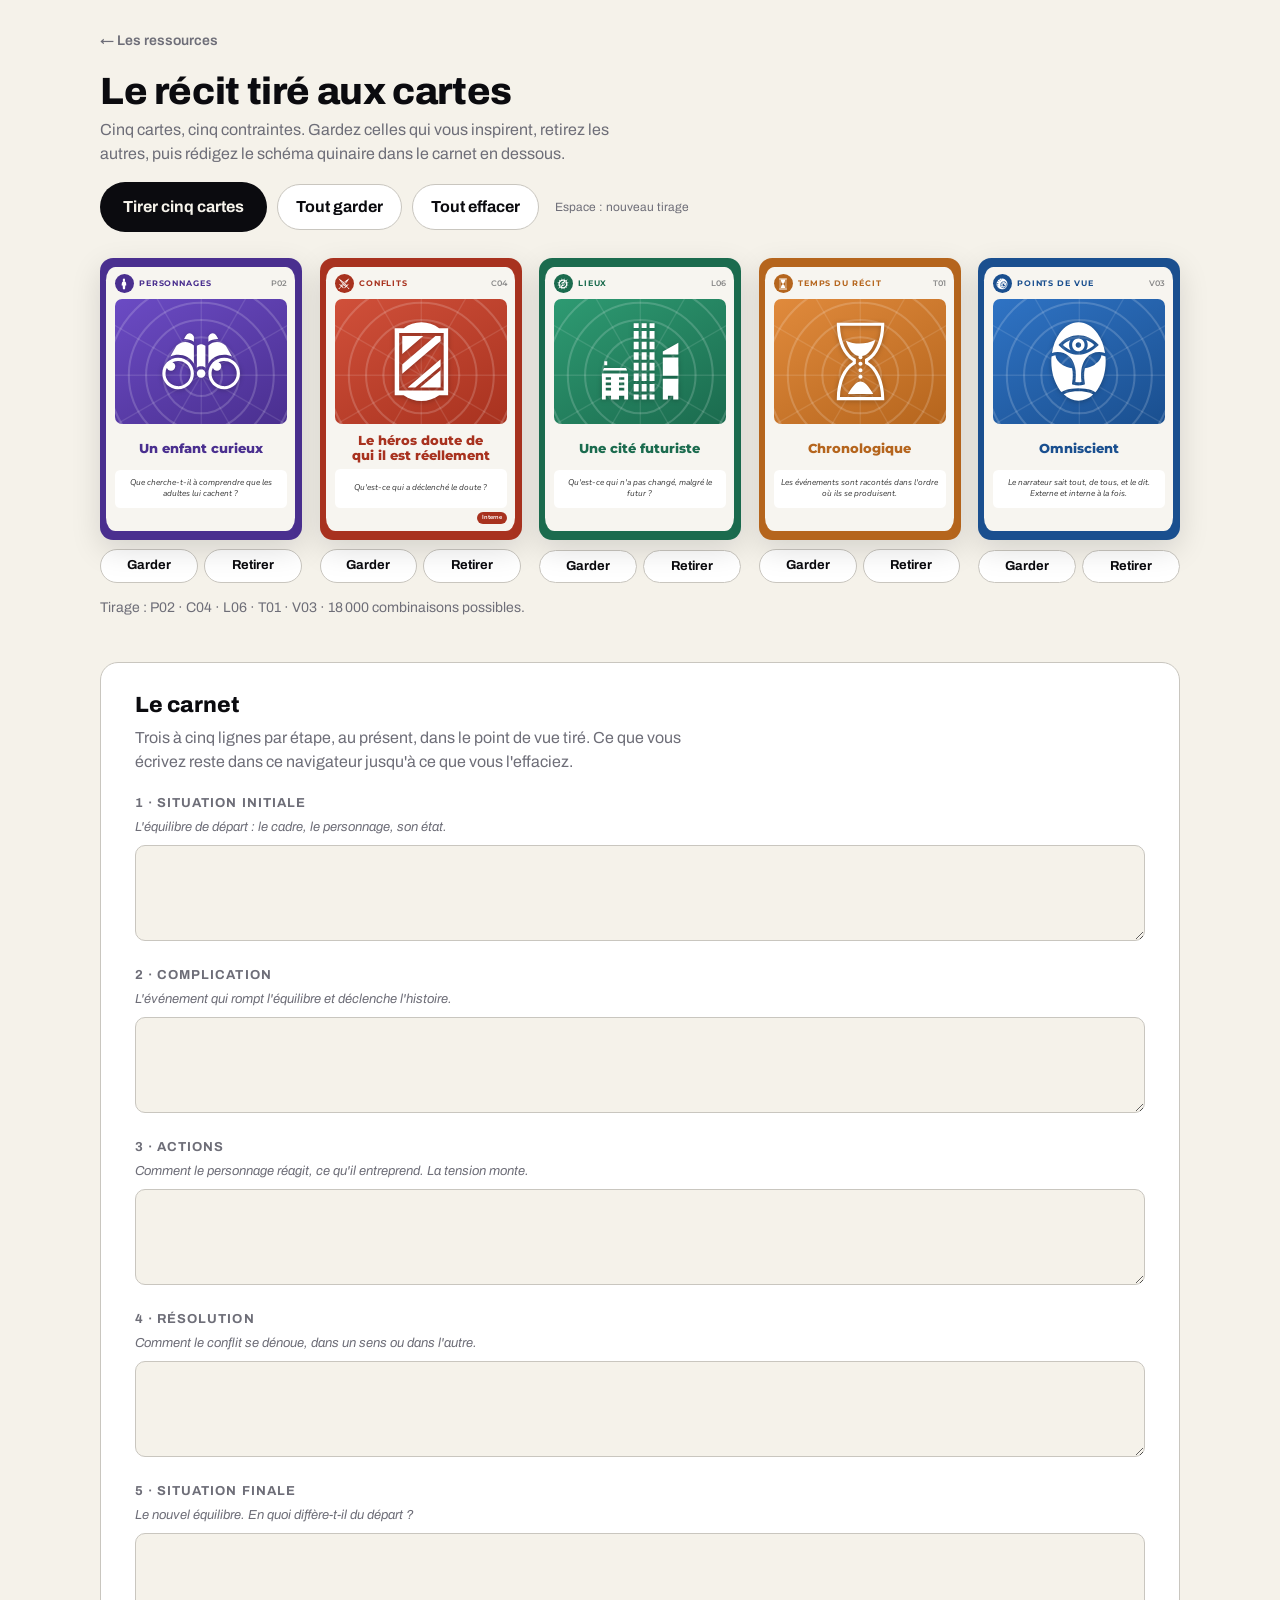
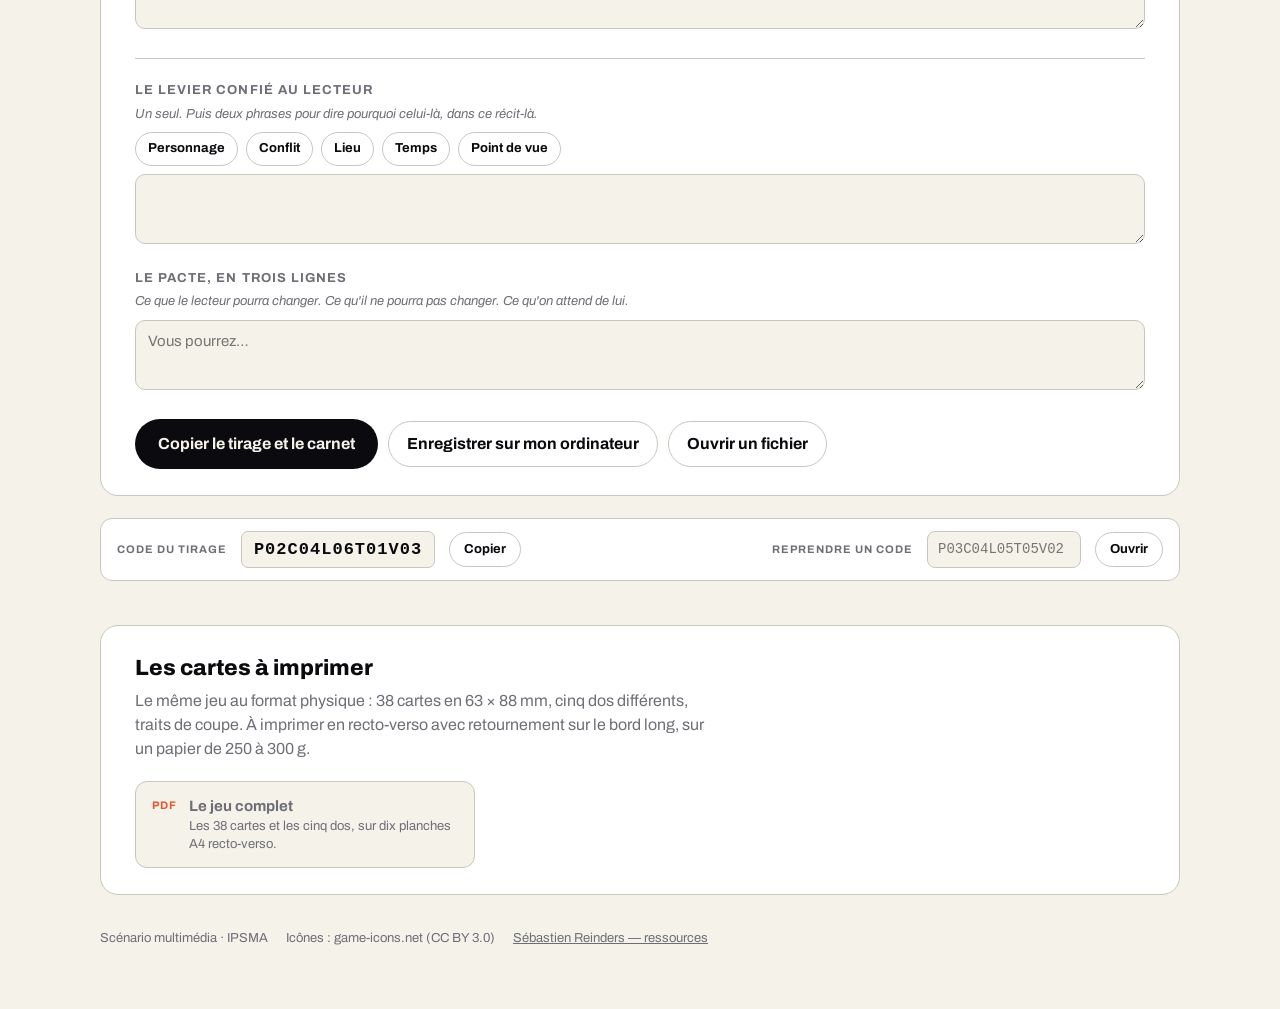
<file: ressources/IPSMA/S1/index.html>
<!doctype html>
<html lang="fr"><head><meta charset="utf-8"><meta name="viewport" content="width=device-width,initial-scale=1">
<meta name="description" content="Tirage aléatoire du jeu de cartes narratif du cours Scénario multimédia : personnage, conflit, lieu, temps, point de vue. Avec un carnet pour rédiger le schéma quinaire, et les cartes à imprimer."><title>Le récit tiré aux cartes</title>
<link rel="preconnect" href="https://fonts.googleapis.com">
<link rel="stylesheet" href="https://fonts.googleapis.com/css2?family=Archivo:wght@400;500;600;700;800;900&family=Montserrat:wght@600;700;800&family=Nunito:ital,wght@0,400;0,600;0,700;1,400&display=swap">
<style>
:root{--bg:#F5F2EA;--bg2:#E4E1DA;--ink:#0B0B0F;--muted:#6E6E78;--line:#C9C6BF;--panel:#FFFFFF;--face:#F7F5F0;--face-ink:#1E2433;--help:#FFFFFF;--btn:#0B0B0F;--btn-ink:#F5F2EA;--focus:#E4572E;--shadow:0 10px 30px rgba(11,11,15,.13)}
@media (prefers-color-scheme: dark){:root:not([data-theme="light"]){--bg:#121217;--bg2:#1B1B22;--ink:#F0EDE5;--muted:#9B9BA6;--line:#32323C;--panel:#1B1B22;--face:#F7F5F0;--face-ink:#1E2433;--help:#FFFFFF;--btn:#F0EDE5;--btn-ink:#121217;--focus:#F0714A;--shadow:0 14px 34px rgba(0,0,0,.5)}}
:root[data-theme="dark"]{--bg:#121217;--bg2:#1B1B22;--ink:#F0EDE5;--muted:#9B9BA6;--line:#32323C;--panel:#1B1B22;--face:#F7F5F0;--face-ink:#1E2433;--help:#FFFFFF;--btn:#F0EDE5;--btn-ink:#121217;--focus:#F0714A;--shadow:0 14px 34px rgba(0,0,0,.5)}
*{box-sizing:border-box}
body{margin:0;background:var(--bg);color:var(--ink);font-family:'Archivo',system-ui,-apple-system,'Segoe UI',sans-serif;font-size:16px;line-height:1.5;padding:0 20px;padding-block:28px 60px}
.wrap{max-width:1080px;margin:0 auto}
header{display:flex;flex-wrap:wrap;align-items:flex-end;justify-content:space-between;gap:16px 28px;margin-bottom:26px}
h1{font-family:'Archivo',sans-serif;font-weight:800;font-size:clamp(26px,3.4vw,38px);line-height:1.05;margin:0;text-wrap:balance;letter-spacing:-.01em}
.sub{margin:6px 0 0;color:var(--muted);max-width:60ch}
.actions{display:flex;gap:10px;flex-wrap:wrap;align-items:center}
button{font:inherit;cursor:pointer;border:0;border-radius:999px;padding:10px 18px;font-weight:700;background:var(--panel);color:var(--ink);border:1.5px solid var(--line);transition:transform .12s ease,background .15s}
button:hover{transform:translateY(-1px)} button:active{transform:translateY(0)}
button:focus-visible,textarea:focus-visible{outline:3px solid var(--focus);outline-offset:2px}
button.primary{background:var(--btn);color:var(--btn-ink);border-color:transparent;padding:12px 22px;font-family:'Archivo',sans-serif;font-weight:700}
.kbd{display:inline-block;font-size:12px;color:var(--muted);margin-left:6px}
.deck{display:grid;grid-template-columns:repeat(5,minmax(0,1fr));gap:18px}
@media (max-width:900px){.deck{grid-template-columns:repeat(3,minmax(0,1fr))}}
@media (max-width:560px){.deck{grid-template-columns:repeat(2,minmax(0,1fr))}}
.slot{display:flex;flex-direction:column;gap:10px;min-width:0}
.scene{perspective:1200px;aspect-ratio:63/88;width:100%;max-width:100%}
.flip{position:relative;width:100%;height:100%;transform-style:preserve-3d;transition:transform .7s cubic-bezier(.2,.7,.2,1)}
.flip.shown{transform:rotateY(180deg)}
@media (prefers-reduced-motion: reduce){.flip{transition:none}}
.side{position:absolute;inset:0;backface-visibility:hidden;border-radius:6.5% / 4.6%;overflow:hidden;box-shadow:var(--shadow)}
.back{background:var(--dark);color:#fff;display:flex;align-items:center;justify-content:center}
.back .bi{position:absolute;left:-30%;top:12%;width:150%;height:150%;opacity:.10}
.back .bin{position:absolute;inset:5%;border:1.5px solid rgba(255,255,255,.55);border-radius:6%;display:flex;flex-direction:column;align-items:center;justify-content:center;text-align:center;gap:6%}
.back .bico{width:36%;aspect-ratio:1;border-radius:50%;background:rgba(255,255,255,.14);border:1.5px solid rgba(255,255,255,.6);display:flex;align-items:center;justify-content:center;padding:18%}
.back .bt{font-family:'Montserrat',sans-serif;font-weight:800;font-size:clamp(11px,1.15vw,15px);line-height:1.15}
.back .bf{font-family:'Montserrat',sans-serif;font-weight:600;font-size:clamp(8px,.8vw,10px);letter-spacing:.14em;text-transform:uppercase;opacity:.9}
.front{transform:rotateY(180deg);background:var(--dark);container-type:inline-size}
.inner{font-family:'Nunito',system-ui,sans-serif;position:absolute;inset:3.2%;background:var(--face);color:var(--face-ink);border-radius:5%;padding:3.5cqw 4cqw;display:flex;flex-direction:column}
.head{display:flex;align-items:center;gap:2.5cqw;height:9.5cqw}
.badge{width:9.5cqw;height:9.5cqw;border-radius:50%;background:var(--dark);color:#fff;display:flex;align-items:center;justify-content:center;padding:1.8cqw;flex:none}
.fam{font-family:'Montserrat',sans-serif;font-weight:700;font-size:3.9cqw;letter-spacing:.12em;text-transform:uppercase;color:var(--dark);flex:1;white-space:nowrap;overflow:hidden;text-overflow:ellipsis}
.num{font-family:'Montserrat',sans-serif;font-weight:600;font-size:3.8cqw;color:#8a8a8a}
.art{position:relative;margin-top:3cqw;height:62cqw;border-radius:3.5cqw;overflow:hidden;background:linear-gradient(150deg,var(--mid) 0%,var(--dark) 100%)}
.art .burst{position:absolute;inset:0;width:100%;height:100%}
.art .ico{position:absolute;inset:0;display:flex;align-items:center;justify-content:center;padding:10cqw;color:#fff;filter:drop-shadow(0 .9cqw 1.4cqw rgba(0,0,0,.28))}
.title{margin-top:3.5cqw;min-height:17cqw;display:flex;align-items:center;justify-content:center;text-align:center;font-family:'Montserrat',sans-serif;font-weight:800;font-size:6.6cqw;line-height:1.12;color:var(--dark);text-wrap:balance}
.help{margin-top:auto;background:var(--help);border-radius:2.6cqw;padding:2.6cqw 3.2cqw;font-size:4.1cqw;line-height:1.3;color:#333;font-style:italic;text-align:center;min-height:19cqw;display:flex;align-items:center;justify-content:center}
.foot{display:flex;justify-content:flex-end;min-height:5.5cqw;margin-top:2.2cqw}
.tag{background:var(--dark);color:#fff;border-radius:3cqw;padding:.6cqw 2.6cqw;font-size:3cqw;font-weight:700;white-space:nowrap}
.ctrl{display:flex;gap:6px;justify-content:center}
.ctrl button{padding:6px 12px;font-size:13px;flex:1}
.ctrl button.on{background:var(--focus);border-color:transparent;color:#fff}
.meta{margin:14px 0 0;color:var(--muted);font-size:14px}
.codebar{display:flex;flex-wrap:wrap;align-items:center;gap:10px 14px;margin-top:22px;padding:12px 16px;border:1.5px solid var(--line);border-radius:12px;background:var(--panel)}
.codebar .lab{font-family:'Archivo',sans-serif;font-weight:700;font-size:11px;letter-spacing:.09em;text-transform:uppercase;color:var(--muted)}
.codebar code{font-family:ui-monospace,SFMono-Regular,Menlo,monospace;font-size:17px;font-weight:700;letter-spacing:.06em;color:var(--ink);background:var(--bg);padding:5px 12px;border-radius:7px;border:1.5px solid var(--line)}
.codebar .sep{flex:1;min-width:0}
.codebar input{font:inherit;font-family:ui-monospace,SFMono-Regular,Menlo,monospace;font-size:14px;width:11em;padding:7px 10px;border-radius:8px;border:1.5px solid var(--line);background:var(--bg);color:var(--ink);text-transform:uppercase}
.codebar button{padding:7px 14px;font-size:13px}
@media (max-width:620px){.codebar .sep{display:none}.codebar{gap:8px}}
section.book{margin-top:44px;background:var(--panel);border:1.5px solid var(--line);border-radius:18px;padding:26px clamp(18px,3vw,34px)}
.book h2{font-family:'Archivo',sans-serif;font-weight:800;font-size:22px;margin:0 0 4px;text-wrap:balance}
.book p.lead{margin:0 0 20px;color:var(--muted);max-width:65ch}
.steps{display:grid;grid-template-columns:1fr;gap:18px}
.step label,.q label{display:block;font-family:'Archivo',sans-serif;font-weight:700;font-size:13px;letter-spacing:.08em;text-transform:uppercase;color:var(--muted);margin-bottom:6px}
.step small,.q small{display:block;font-size:13px;color:var(--muted);margin:-2px 0 8px;font-style:italic}
textarea{width:100%;min-height:96px;resize:vertical;font:inherit;font-size:15px;line-height:1.45;padding:10px 12px;border-radius:10px;border:1.5px solid var(--line);background:var(--bg);color:var(--ink)}
.qs{display:grid;grid-template-columns:1fr;gap:18px;margin-top:22px;padding-top:22px;border-top:1.5px solid var(--line)}
.q .row{display:flex;gap:8px;flex-wrap:wrap;margin-bottom:8px}
.q .row button{padding:6px 12px;font-size:13px}
.q .row button.on{background:var(--btn);color:var(--btn-ink);border-color:transparent}
.bar{display:flex;gap:10px;flex-wrap:wrap;align-items:center;margin-top:22px}
.toast{color:var(--muted);font-size:14px;min-height:1.4em}
section.dl{margin-top:44px;background:var(--panel);border:1.5px solid var(--line);border-radius:18px;padding:26px clamp(18px,3vw,34px)}
.dl h2{font-family:'Archivo',sans-serif;font-weight:800;font-size:22px;margin:0 0 4px}
.dl p.lead{margin:0 0 20px;color:var(--muted);max-width:65ch}
.files{display:grid;grid-template-columns:repeat(auto-fill,minmax(260px,340px));gap:14px}
.file{display:flex;gap:12px;align-items:flex-start;padding:14px 16px;border:1.5px solid var(--line);border-radius:12px;text-decoration:none;color:inherit;background:var(--bg);transition:transform .12s ease,border-color .15s}
.file:hover{transform:translateY(-2px);border-color:var(--focus)}
.file .ft{font-family:'Archivo',sans-serif;font-weight:700;font-size:11px;letter-spacing:.08em;color:var(--focus);flex:none;padding-top:2px}
.file b{display:block;font-family:'Archivo',sans-serif;font-size:15px;margin-bottom:2px}
.file span{font-size:13px;color:var(--muted);line-height:1.35}
.retour{display:inline-block;margin-bottom:20px;color:var(--muted);text-decoration:none;font-weight:600;font-size:14px;border-bottom:1.5px solid transparent}
.retour:hover{color:var(--ink);border-bottom-color:var(--focus)}
footer{margin-top:34px;color:var(--muted);font-size:13px;display:flex;flex-wrap:wrap;gap:6px 18px}
</style></head><body>
<div class="wrap">
<a class="retour" href="../../">← Les ressources</a>
<header>
  <div><h1>Le récit tiré aux cartes</h1><p class="sub">Cinq cartes, cinq contraintes. Gardez celles qui vous inspirent, retirez les autres, puis rédigez le schéma quinaire dans le carnet en dessous.</p></div>
  <div class="actions"><button class="primary" id="draw">Tirer cinq cartes</button><button id="keepAll">Tout garder</button><button id="reset" title="Vide le carnet et libère toutes les cartes">Tout effacer</button><span class="kbd">Espace : nouveau tirage</span></div>
</header>
<div class="deck" id="deck"></div>
<p class="meta" id="meta"></p>
<section class="book" aria-labelledby="bk">
  <h2 id="bk">Le carnet</h2>
  <p class="lead">Trois à cinq lignes par étape, au présent, dans le point de vue tiré. Ce que vous écrivez reste dans ce navigateur jusqu'à ce que vous l'effaciez.</p>
  <div class="steps">
    <div class="step"><label for="s1">1 · Situation initiale</label><small>L'équilibre de départ : le cadre, le personnage, son état.</small><textarea id="s1"></textarea></div>
    <div class="step"><label for="s2">2 · Complication</label><small>L'événement qui rompt l'équilibre et déclenche l'histoire.</small><textarea id="s2"></textarea></div>
    <div class="step"><label for="s3">3 · Actions</label><small>Comment le personnage réagit, ce qu'il entreprend. La tension monte.</small><textarea id="s3"></textarea></div>
    <div class="step"><label for="s4">4 · Résolution</label><small>Comment le conflit se dénoue, dans un sens ou dans l'autre.</small><textarea id="s4"></textarea></div>
    <div class="step"><label for="s5">5 · Situation finale</label><small>Le nouvel équilibre. En quoi diffère-t-il du départ ?</small><textarea id="s5"></textarea></div>
  </div>
  <div class="qs">
    <div class="q"><label>Le levier confié au lecteur</label><small>Un seul. Puis deux phrases pour dire pourquoi celui-là, dans ce récit-là.</small>
      <div class="row" id="levers"></div><textarea id="why" style="min-height:70px" aria-label="Justification du levier"></textarea></div>
    <div class="q"><label for="p1">Le pacte, en trois lignes</label><small>Ce que le lecteur pourra changer. Ce qu'il ne pourra pas changer. Ce qu'on attend de lui.</small>
      <textarea id="p1" style="min-height:70px" placeholder="Vous pourrez…" aria-label="Le pacte"></textarea></div>
  </div>
  <div class="bar"><button class="primary" id="copyAll">Copier le tirage et le carnet</button><button id="save">Enregistrer sur mon ordinateur</button><button id="openFile">Ouvrir un fichier</button><input type="file" id="fileIn" accept=".txt,text/plain" hidden><span class="toast" id="toast" role="status"></span></div>
</section>
<div class="codebar">
  <span class="lab">Code du tirage</span><code id="code">—</code><button id="copyCode">Copier</button>
  <span class="sep"></span>
  <span class="lab">Reprendre un code</span><input id="codeIn" maxlength="19" placeholder="P03C04L05T05V02" aria-label="Code de tirage à reprendre"><button id="loadCode">Ouvrir</button>
</div>
<section class="dl" aria-labelledby="dl">
  <h2 id="dl">Les cartes à imprimer</h2>
  <p class="lead">Le même jeu au format physique : 38 cartes en 63 × 88 mm, cinq dos différents, traits de coupe. À imprimer en recto-verso avec retournement sur le bord long, sur un papier de 250 à 300 g.</p>
  <div class="files">
    <a class="file" href="cartes-narratives-jeu-complet.pdf" download><span class="ft">PDF</span><span><b>Le jeu complet</b><span>Les 38 cartes et les cinq dos, sur dix planches A4 recto-verso.</span></span></a>
  </div>
</section>
<footer><span>Scénario multimédia · IPSMA</span><span>Icônes : game-icons.net (CC BY 3.0)</span><span><a href="../../" style="color:inherit">Sébastien Reinders — ressources</a></span></footer>
</div>
<script>
const D = {"FAM":{"P":{"name":"Personnages","dark":"4A2F8F","mid":"6B4BC4","light":"9C82E6","icon":"GiPerson"},"C":{"name":"Conflits","dark":"A8321F","mid":"D0503A","light":"F08A72","icon":"GiCrossedSwords"},"L":{"name":"Lieux","dark":"1B6B4E","mid":"2E9A72","light":"6CCB9E","icon":"GiCompass"},"T":{"name":"Temps du récit","dark":"B5651D","mid":"E08A3C","light":"F5B96E","icon":"GiHourglass"},"V":{"name":"Points de vue","dark":"1A4F8F","mid":"2F73C4","light":"6FA6E8","icon":"GiEyeball"}},"cards":[{"fam":"P","title":"Un détective privé désabusé","icon":"GiSherlockHolmes","help":"Qu'est-ce qui l'a désabusé, et qu'est-ce qui le fait encore se lever le matin ?","tag":null,"num":"P01"},{"fam":"P","title":"Un enfant curieux","icon":"GiBinoculars","help":"Que cherche-t-il à comprendre que les adultes lui cachent ?","tag":null,"num":"P02"},{"fam":"P","title":"Un hacker solitaire","icon":"GiHoodie","help":"Pour qui travaille-t-il, et le sait-il vraiment ?","tag":null,"num":"P03"},{"fam":"P","title":"Un héros fatigué","icon":"GiBrokenShield","help":"Fatigué du combat, ou de ce qu'il est devenu ?","tag":null,"num":"P04"},{"fam":"P","title":"Un mercenaire cupide","icon":"GiTwoCoins","help":"Y a-t-il un prix qu'il refuserait ?","tag":null,"num":"P05"},{"fam":"P","title":"Un scientifique excentrique","icon":"GiMadScientist","help":"Que cherche-t-il à prouver, et à qui ?","tag":null,"num":"P06"},{"fam":"P","title":"Un vieux professeur bienveillant","icon":"GiTeacher","help":"Que sait-il qu'il ne dit pas encore ?","tag":null,"num":"P07"},{"fam":"P","title":"Une adolescente rebelle","icon":"GiFist","help":"Contre quoi, ou contre qui, se rebelle-t-elle ?","tag":null,"num":"P08"},{"fam":"P","title":"Une princesse guerrière","icon":"GiSwordwoman","help":"Qu'a-t-elle dû abandonner pour prendre les armes ?","tag":null,"num":"P09"},{"fam":"P","title":"Une reine manipulatrice","icon":"GiPuppet","help":"Que protège-t-elle en manipulant les autres ?","tag":null,"num":"P10"},{"fam":"C","title":"Un ennemi puissant bloque la quête","icon":"GiDragonHead","help":"Que veut l'ennemi, lui ?","tag":"Externe","num":"C01"},{"fam":"C","title":"Une autorité empêche l'action du héros","icon":"GiGavel","help":"L'autorité a-t-elle de bonnes raisons ?","tag":"Externe","num":"C02"},{"fam":"C","title":"Un allié devient un ennemi","icon":"GiBackstab","help":"Depuis quand, et qui l'a vu venir ?","tag":"Externe et interne","num":"C03"},{"fam":"C","title":"Le héros doute de qui il est réellement","icon":"GiMirrorMirror","help":"Qu'est-ce qui a déclenché le doute ?","tag":"Interne","num":"C04"},{"fam":"C","title":"Le héros est freiné par un défaut personnel","icon":"GiWeight","help":"Ce défaut lui a-t-il déjà servi ?","tag":"Interne","num":"C05"},{"fam":"C","title":"Le héros est freiné par une angoisse","icon":"GiWorriedEyes","help":"D'où vient-elle, et qu'est-ce qui la réveille ?","tag":"Interne","num":"C06"},{"fam":"C","title":"Un acte passé hante le héros","icon":"GiGhost","help":"Qui d'autre sait ce qui s'est passé ?","tag":"Interne","num":"C07"},{"fam":"C","title":"Un choix entre deux options lourdes de conséquences","icon":"GiCrossroad","help":"Que perd-on dans chaque cas ?","tag":"Interne","num":"C08"},{"fam":"C","title":"Une catastrophe naturelle","icon":"GiTornado","help":"Qui savait qu'elle allait arriver ?","tag":"Externe","num":"C09"},{"fam":"L","title":"Un champ de bataille","icon":"GiCannon","help":"Avant ou après la bataille ?","tag":null,"num":"L01"},{"fam":"L","title":"Un laboratoire secret","icon":"GiBubblingFlask","help":"Secret pour qui, et pourquoi ?","tag":null,"num":"L02"},{"fam":"L","title":"Un vaisseau spatial","icon":"GiSpaceship","help":"Combien de temps avant l'arrivée ?","tag":null,"num":"L03"},{"fam":"L","title":"Un vieux manoir","icon":"GiSpookyHouse","help":"Qui y a vécu, et qu'a-t-il laissé ?","tag":null,"num":"L04"},{"fam":"L","title":"Un village isolé","icon":"GiHutsVillage","help":"Isolé par la géographie, ou par choix ?","tag":null,"num":"L05"},{"fam":"L","title":"Une cité futuriste","icon":"GiModernCity","help":"Qu'est-ce qui n'a pas changé, malgré le futur ?","tag":null,"num":"L06"},{"fam":"L","title":"Une école magique","icon":"GiSpellBook","help":"Qu'apprend-on qui ne figure pas au programme ?","tag":null,"num":"L07"},{"fam":"L","title":"Une forêt sombre","icon":"GiForest","help":"Qu'est-ce qu'on y entend sans le voir ?","tag":null,"num":"L08"},{"fam":"L","title":"Une île déserte","icon":"GiIsland","help":"Déserte depuis quand, et pourquoi ?","tag":null,"num":"L09"},{"fam":"L","title":"Une taverne bruyante","icon":"GiTavernSign","help":"Qui écoute, dans le bruit ?","tag":null,"num":"L10"},{"fam":"T","title":"Chronologique","icon":"GiSandsOfTime","help":"Les événements sont racontés dans l'ordre où ils se produisent.","tag":null,"num":"T01"},{"fam":"T","title":"Analeptique","icon":"GiBackwardTime","help":"Le récit revient en arrière pour éclairer le présent. Les flashbacks.","tag":null,"num":"T02"},{"fam":"T","title":"Proleptique","icon":"GiFastForwardButton","help":"Le récit montre à l'avance ce qui va arriver. L'anticipation.","tag":null,"num":"T03"},{"fam":"T","title":"Fragmenté","icon":"GiShatteredGlass","help":"Le récit est livré par morceaux non ordonnés. Le lecteur remet en ordre.","tag":"Confie le temps au lecteur","num":"T04"},{"fam":"T","title":"Manipulable","icon":"GiGamepad","help":"Le lecteur agit sur le temps : il remonte, accélère, rejoue.","tag":"Confie le temps au lecteur","num":"T05"},{"fam":"V","title":"Interne","icon":"GiBrain","help":"Le récit est vécu de l'intérieur d'un personnage : « je », ou « vous ». On ne sait que ce qu'il sait.","tag":null,"num":"V01"},{"fam":"V","title":"Externe","icon":"GiCctvCamera","help":"Le récit observe de l'extérieur, sans entrer dans les têtes. Neutre.","tag":null,"num":"V02"},{"fam":"V","title":"Omniscient","icon":"GiThirdEye","help":"Le narrateur sait tout, de tous, et le dit. Externe et interne à la fois.","tag":null,"num":"V03"},{"fam":"V","title":"Multiple","icon":"GiSixEyes","help":"Le récit alterne plusieurs personnages. Le lecteur compare les versions.","tag":"Confie le point de vue au lecteur","num":"V04"}],"icons":{"GiSherlockHolmes":"<svg fill=\"currentColor\" stroke=\"currentColor\" fill=\"currentColor\" stroke-width=\"0\" viewBox=\"0 0 512 512\" height=\"100%\" width=\"100%\" xmlns=\"http://www.w3.org/2000/svg\"><path d=\"M185.418 36.882s-24.67 5.747-35.756 15.557c-38.586 34.149-51.256 67.652-53.746 105.53l-43.97 47.023c96.221-17.906 207.672-21.92 340.581-20.912-21.002-14.144-41.37-25.753-59.322-36.814-14.473-35.496-33.701-76.597-65.934-95.373-14.145-8.24-29.144-14.024-43.962-16.83-10.736-20.307-35.4-11.819-37.89 1.82zM104.977 214.8c20.328 40.62 56.635 79.575 89.761 103.012 18.256 12.63 36.742 21.653 51.035 24.144 11.946 2.242 23.46-1.416 28.825-10.672l.002-.004v-.002c8.103-14.299 14.714-28.724 20.359-43.197 15.776 1.737 33.408 2.541 38.04-1.178 7.31-5.871-8.751-56.088-16.056-69.443 3.057-6.22 3.057-12.795 3.057-17.58-39.436-2.194-150.638 6.423-215.023 14.92zm342.142 6.07c-13.335.302-24.897 9.857-33.428 22.668-9.413 14.137-16.138 33.34-18.798 55.055-2.66 21.714-.771 41.971 4.95 57.963 4.29 11.99 11.133 22.318 20.655 27.515l-10.77 108.676 17.913 1.775 10.615-107.13c12.015-1.592 22.443-10.62 30.299-22.418 9.413-14.137 16.136-33.339 18.797-55.053 2.66-21.714.77-41.974-4.952-57.965-5.721-15.991-15.983-29.026-31.087-30.877a29.036 29.036 0 0 0-4.194-.209zm2.004 18.076c5.494.673 11.846 6.541 16.33 19.075 4.485 12.533 6.397 30.421 4.033 49.71-2.363 19.29-8.538 36.186-15.916 47.266-7.377 11.08-14.955 15.242-20.449 14.568-5.494-.673-11.844-6.54-16.328-19.074-4.485-12.533-6.396-30.42-4.033-49.709 2.363-19.289 8.536-36.187 15.914-47.267 5.011-6.164 12.69-15.168 20.449-14.569zM99.172 242.53c-6.243 8.543-13.975 17.27-23.111 25.744-12.11 11.231-26.664 21.827-43.198 30.211 37.101 7.524 77.514 23.385 115.21 42.594 42.326 21.57 80.776 47.18 106.775 71.145l2.314-24.686c-11.388-12.634-23.526-23.83-35.869-34.252-12.152-5.001-24.557-12.203-36.797-20.672-36.371-25.164-70.878-60.916-85.324-90.084zm344.582 11.276c.036 21.503 3.015 45.534 9.771 64.632 6.729-19.745 7.02-55.246-9.771-64.632zm-137.598 54.43a353.014 353.014 0 0 1-7.74 16.574c7.33 5.423 11.536 10.592 13.904 15.505 3.119 6.47 3.49 13.077 2.176 21.295-2.24 14.002-10.213 31.472-14.32 52.23-9.049 12.67-1.565 56.042 18.265 60.938 44.677 11.03 69.71-35.7 59.614-46.716-9.817-10.713-37.598-19.736-57.92-19.952 4.048-14.733 9.79-28.985 12.136-43.656 1.666-10.412 1.325-21.456-3.736-31.955-4.255-8.827-11.576-16.856-22.379-24.264zm-272.875 8.81C28.53 324.342 23.344 332.53 18 341.459V494h255.152c-2.921-14.12-5.609-28.7-8.763-42.629-.65-5.674-5.269-9.093-9.059-13.314-21.957-24.459-66.328-55.92-115.432-80.942-35.16-17.917-72.94-32.625-106.617-40.07z\"></path></svg>","GiBinoculars":"<svg fill=\"currentColor\" stroke=\"currentColor\" fill=\"currentColor\" stroke-width=\"0\" viewBox=\"0 0 512 512\" height=\"100%\" width=\"100%\" xmlns=\"http://www.w3.org/2000/svg\"><path d=\"M186.436 86.738c-9.044 0-19.112 5.87-26.735 21.114l-6.807 13.62c2.48-.203 4.968-.31 7.455-.31 18.02 0 36.005 5.363 51.87 15.977v-30.984c-7.5-13.917-17.102-19.418-25.782-19.418zm139.128 0c-8.68 0-18.28 5.5-25.78 19.418v30.994c18.064-12.06 38.895-17.28 59.345-15.638l-6.83-13.66c-7.624-15.245-17.692-21.114-26.736-21.114zm-165.216 51.926c-19.05 0-38.08 7.693-53.74 23l-37.38 65.418c14.492-6.743 30.633-10.518 47.64-10.518 39.96 0 75.16 20.792 95.35 52.124V159.846c-15.293-14.115-33.58-21.182-51.87-21.182zm192.433.033c-18.662-.306-37.39 6.74-52.997 21.145v108.845c20.19-31.33 55.39-52.123 95.348-52.123 17.01 0 33.15 3.775 47.643 10.518l-37.38-65.418c-15.35-15.003-33.95-22.66-52.612-22.967zM256 151.957c-5.113 0-11.882 2.775-25.783 9.627v133.014c7.246-5.314 16.164-8.467 25.783-8.467 9.62 0 18.537 3.154 25.783 8.468V161.584c-13.9-6.852-20.67-9.627-25.783-9.627zm-139.13 82.607c-52.767 0-95.35 42.582-95.35 95.348s42.583 95.35 95.35 95.35c52.765 0 95.347-42.584 95.347-95.35 0-52.766-42.582-95.348-95.348-95.348zm278.26 0c-52.765 0-95.347 42.582-95.347 95.348s42.582 95.35 95.348 95.35c52.767 0 95.35-42.584 95.35-95.35 0-52.766-42.583-95.348-95.35-95.348zm-279.827 19.004c1.223-.018 2.448-.008 3.674.03 7.344.225 14.694 1.462 21.77 3.816 36.842 11.343 59.745 51.664 50.622 89.11-7.652 37.743-45.455 64.51-83.595 59.17-38.748-3.865-69.376-39.578-67.16-78.483.167-11.41 3.133-22.336 8.2-32.124A26.087 26.087 0 0 0 73.39 312.52a26.087 26.087 0 0 0 26.09-26.084 26.087 26.087 0 0 0-17.447-24.584c9.058-4.694 19.097-7.594 29.606-8.147 1.218-.072 2.44-.118 3.663-.137zm278.26 0c1.223-.018 2.448-.008 3.673.03 7.344.225 14.696 1.462 21.774 3.816 36.84 11.343 59.742 51.664 50.62 89.11-7.652 37.742-45.453 64.51-83.59 59.173-38.75-3.865-69.38-39.582-67.163-78.488.167-11.41 3.133-22.334 8.2-32.122a26.087 26.087 0 0 0 24.575 17.433 26.087 26.087 0 0 0 26.086-26.084 26.087 26.087 0 0 0-17.443-24.584c9.057-4.694 19.095-7.594 29.603-8.147 1.22-.072 2.44-.118 3.664-.137zM256 304.13c-14.346 0-25.783 11.436-25.783 25.782s11.437 25.783 25.783 25.783c14.346 0 25.783-11.437 25.783-25.783 0-14.346-11.437-25.78-25.783-25.78z\"></path></svg>","GiHoodie":"<svg fill=\"currentColor\" stroke=\"currentColor\" fill=\"currentColor\" stroke-width=\"0\" viewBox=\"0 0 512 512\" height=\"100%\" width=\"100%\" xmlns=\"http://www.w3.org/2000/svg\"><path d=\"M256 25c-6.6 0-16.1 3.77-26.1 10.69-9.9 6.92-20.3 16.69-29.6 27.09-8.4 9.52-15.9 19.56-21.5 28.35 5-2.29 10-4.34 15.1-6.17l.9-.41c20.2-8.78 40.6-13.25 61.1-13.25 20.5-.02 41 4.37 61.3 13.26l.8.35c5.1 1.84 10.2 3.91 15.2 6.22-5.6-8.79-13.1-18.83-21.5-28.35-9.3-10.4-19.7-20.17-29.6-27.09C272.1 28.77 262.6 25 256 25zm0 67.23c-16.3 0-32.5 2.37-48.2 7.1 1 16.67 5.3 36.37 13 51.87 8.8 17.6 20.5 28.6 35.2 28.6 14.7 0 26.4-11 35.2-28.6 7.7-15.5 12-35.2 13-51.87-15.7-4.73-31.9-7.1-48.2-7.1zm-66 13.67c-7.1 3.1-14.1 6.7-20.8 10.9 1.3 19.1 10.4 34.5 24.8 45.7 5.7 4.5 12.3 8.2 19.5 11-3.3-4.4-6.2-9.3-8.7-14.3-8.4-16.6-13.2-35.7-14.8-53.3zm132 0c-1.6 17.6-6.4 36.7-14.8 53.3-2.5 5.1-5.5 10-8.8 14.5 7.4-2.9 14.1-6.6 19.9-11.2 14.2-11.2 23.2-26.6 24.5-45.7-6.7-4.2-13.7-7.8-20.8-10.9zm-131.4 76.2c-23.4 3.6-46.8 9.2-70.3 16.7L93.42 427l31.18 10.4 26.5-198.6 17.9 1.8L155.6 442c23.6 5.7 62.1 9 100.4 9 38.3 0 76.8-3.3 100.4-9L343 240.6l17.9-1.8 26.5 198.6 31.1-10.3-26.8-228.3c-23.4-7.4-46.7-13.1-70-16.7-4.1 2.6-8.4 4.8-12.9 6.8-3.3 11.9-2.9 26 0 39.1 3.7 16.7 11.7 31.8 17.6 37.6l-12.8 12.8c-10.1-10.2-18.1-27.1-22.4-46.4-2.6-11.7-3.8-24.4-2.2-36.7-10.4 2.3-21.5 3.2-33 2.5-11.5.7-22.6-.3-33-2.6 1.6 12.3.4 25-2.2 36.8-4.3 19.3-12.3 36.2-22.4 46.4l-12.8-12.8c5.9-5.8 13.9-20.9 17.6-37.6 2.9-13.2 3.3-27.3 0-39.3-4.4-1.9-8.6-4.1-12.6-6.6zm10.2 154.4h110.4l17.6 77.5-17.6 4-14.4-63.5h-81.6L200.8 418l-17.6-4 17.6-77.5zM91.28 445.2l-2.23 18.9c.05-.3.69 1.7 3.98 4.3 3.4 2.6 8.67 5.3 13.77 7.1 5.1 1.6 10.1 2.2 12.4 2l2.9-22-30.82-10.3zm329.42 0l-30.8 10.3 2.9 22c2.3.2 7.3-.4 12.4-2 5.1-1.8 10.4-4.5 13.8-7.1 3.3-2.6 3.9-4.6 3.9-4.3l-2.2-18.9zm-266.3 15l-1.3 19.2v.1c.5.5 2.1 1.7 4.5 2.9 4.8 2.4 13 4.8 23.1 6.8 20.1 3.8 47.7 5.8 75.3 5.8 27.6 0 55.2-2 75.3-5.8 10.1-2 18.3-4.4 23.1-6.8 2.4-1.2 4-2.4 4.5-2.9v-.1l-1.3-19.2c-26.5 6.1-63.9 8.8-101.6 8.8-37.7 0-75.1-2.7-101.6-8.8z\"></path></svg>","GiBrokenShield":"<svg fill=\"currentColor\" stroke=\"currentColor\" fill=\"currentColor\" stroke-width=\"0\" viewBox=\"0 0 512 512\" height=\"100%\" width=\"100%\" xmlns=\"http://www.w3.org/2000/svg\"><path d=\"M45.906 23.625v9.344c0 102.68 10.49 205.087 41.125 288.155 30.637 83.068 82.364 147.415 163.75 169.78l2.22.626 2.22-.5C344.49 472 396.864 407.39 425.593 323.47c28.728-83.92 35.25-187.777 35.25-290.5v-9.345H45.906zM64.72 42.313H442.06c-.413 98.8-7.497 197.342-34.125 275.125-27.21 79.487-73.39 136.637-154.375 154.78-73.28-21.03-119.914-78.696-149-157.562-28.475-77.212-39.206-174.13-39.843-272.344zm18.81 18.75c.807 84.13 12.486 172.823 39.314 244.812 7.825 20.998 16.874 40.495 27.25 58.063l45.844-38.438-40.75-75.063-5.47-10.062 10.97-3.344s38.865-11.786 60.406-18.25l20.437-7.25-94.843-150.468H83.53zm160.25 0l45.782 91.5 132.407-43.157c.69-16.205 1.053-32.366 1.155-48.344H243.78zm177.157 68.343L298.031 169.47l24.908 49.78 25.875 48.72 53.28-1.845c10.245-42.834 16.03-89.664 18.844-136.72zM310.908 236.47l-30.75 10.374 67.25 145.187c17.813-23.2 31.737-51.6 42.624-83.686 2.578-7.595 4.966-15.39 7.19-23.344l-53.626 1.844-5.844.22-2.75-5.158-24.094-45.437zm-99.22 4.686c-13.133 3.972-27.346 8.262-34.625 10.47L216 323.28l3.625 6.72-5.844 4.906-53.56 44.906c24.67 35.91 55.887 61.828 94.655 73.125 30.34-6.91 55.36-21.496 76.03-42.062L211.69 241.155z\"></path></svg>","GiTwoCoins":"<svg fill=\"currentColor\" stroke=\"currentColor\" fill=\"currentColor\" stroke-width=\"0\" viewBox=\"0 0 512 512\" height=\"100%\" width=\"100%\" xmlns=\"http://www.w3.org/2000/svg\"><path d=\"M264.4 95.01c-35.6-.06-80.2 11.19-124.2 34.09C96.27 152 61.45 182 41.01 211.3c-20.45 29.2-25.98 56.4-15.92 75.8 10.07 19.3 35.53 30.4 71.22 30.4 35.69.1 80.29-11.2 124.19-34 44-22.9 78.8-53 99.2-82.2 20.5-29.2 25.9-56.4 15.9-75.8-10.1-19.3-35.5-30.49-71.2-30.49zm91.9 70.29c-3.5 15.3-11.1 31-21.8 46.3-22.6 32.3-59.5 63.8-105.7 87.8-46.2 24.1-93.1 36.2-132.5 36.2-18.6 0-35.84-2.8-50.37-8.7l10.59 20.4c10.08 19.4 35.47 30.5 71.18 30.5 35.7 0 80.3-11.2 124.2-34.1 44-22.8 78.8-52.9 99.2-82.2 20.4-29.2 26-56.4 15.9-75.7zm28.8 16.8c11.2 26.7 2.2 59.2-19.2 89.7-18.9 27.1-47.8 53.4-83.6 75.4 11.1 1.2 22.7 1.8 34.5 1.8 49.5 0 94.3-10.6 125.9-27.1 31.7-16.5 49.1-38.1 49.1-59.9 0-21.8-17.4-43.4-49.1-59.9-16.1-8.4-35.7-15.3-57.6-20zm106.7 124.8c-10.2 11.9-24.2 22.4-40.7 31-35 18.2-82.2 29.1-134.3 29.1-21.2 0-41.6-1.8-60.7-5.2-23.2 11.7-46.5 20.4-68.9 26.1 1.2.7 2.4 1.3 3.7 2 31.6 16.5 76.4 27.1 125.9 27.1s94.3-10.6 125.9-27.1c31.7-16.5 49.1-38.1 49.1-59.9z\"></path></svg>","GiMadScientist":"<svg fill=\"currentColor\" stroke=\"currentColor\" fill=\"currentColor\" stroke-width=\"0\" viewBox=\"0 0 512 512\" height=\"100%\" width=\"100%\" xmlns=\"http://www.w3.org/2000/svg\"><path d=\"M311.406 34.53c38.542 34.197 66.87 98.28 74.875 174.72-11.743-12.09-28.16-19.625-46.342-19.625-31.736 0-58.082 22.898-63.532 53.063-8.41-4.385-17.872-6.64-27.344-6.72-8.31-.07-16.654 1.55-24.312 4.876-6.17-29.252-32.13-51.22-63.22-51.22-22.542 0-42.38 11.558-53.936 29.064C113.944 141.055 141.15 75.113 179 38.563c-19.415 11.684-37.058 28.147-52.156 48.5-31.764 42.817-51.75 102.623-51.75 168.875 0 66.25 19.986 126.057 51.75 168.875 18.93 25.516 41.84 44.93 67.25 56.468-45.36-32.216-78.958-104.326-86.375-191.28 11.57 17.39 31.35 28.844 53.81 28.844 33.153 0 60.45-24.968 64.157-57.125 15.126-10.57 37.57-8.8 50.657 3.81 5.34 30.3 31.764 53.314 63.594 53.314 18.094 0 34.454-7.425 46.187-19.406-9.26 85.518-43.967 155.398-89.906 184.875 28.267-10.987 53.744-31.607 74.436-59.5 31.764-42.818 51.78-102.624 51.78-168.875.002-66.252-20.016-126.058-51.78-168.875-16.92-22.81-37.022-40.748-59.25-52.532zM139.186 361.69c54.808 94.924 164.16 94.283 218.595 0-61.404 35.452-146.178 34.58-218.592 0z\"></path></svg>","GiTeacher":"<svg fill=\"currentColor\" stroke=\"currentColor\" fill=\"currentColor\" stroke-width=\"0\" viewBox=\"0 0 512 512\" height=\"100%\" width=\"100%\" xmlns=\"http://www.w3.org/2000/svg\"><path d=\"M120.998 40.998v37.943C136.22 89.471 146 109.278 146 131.001c0 13.71-3.901 26.65-10.598 36.985 3.465 1.35 7.106 2.85 10.15 4.172l122.352-22.783 5.918 54.842-111.748 23.219c-.862 16.261-2.45 32.262-5.289 51.566h336.217V40.998zM96 88.998c-16.595 0-32.002 17.747-32.002 42.004 0 24.257 15.407 42.002 32.002 42.002 16.595 0 32.002-17.745 32.002-42.002S112.595 88.998 96 88.998zm156.096 81.629l-108.592 20.22c-14.24-5.602-4.956-3.035-21.469-8.517-7.476 5.469-16.33 8.672-26.035 8.672-8.6 0-16.53-2.523-23.428-6.9-8.59 3.564-17.655 8.09-25.736 12.654-12.992 7.338-23.722 13.211-27.838 16.033v130.213h20.004V232h17.996v263.002h30.004V326h17.996v169.002h26.004v-171.84l.154-.824c9.514-50.64 12.588-77.384 13.461-109.656l109.56-22.766zm-98.153 126.375c-.952 5.682-1.991 11.64-3.146 17.996H478v-17.996zM208 344.998c-16.595 0-32.002 17.747-32.002 42.004 0 18.198 8.67 32.73 20.01 38.855 3.599-1.662 7.482-2.706 11.68-2.851 4.633-.16 8.98.767 13.052 2.42 10.968-6.352 19.262-20.63 19.262-38.424 0-24.257-15.407-42.004-32.002-42.004zm112 0c-16.595 0-32.002 17.747-32.002 42.004 0 18.198 8.67 32.73 20.01 38.855 3.599-1.662 7.482-2.706 11.68-2.851 4.633-.16 8.98.767 13.052 2.42 10.968-6.352 19.262-20.63 19.262-38.424 0-24.257-15.407-42.004-32.002-42.004zm112 0c-16.595 0-32.002 17.747-32.002 42.004 0 18.198 8.67 32.73 20.01 38.855 3.599-1.662 7.482-2.706 11.68-2.851 4.633-.16 8.98.767 13.052 2.42 10.968-6.352 19.262-20.63 19.262-38.424 0-24.257-15.407-42.004-32.002-42.004zm-223.688 95.996c-3.844.133-8.907 2.93-14.3 8.785-5.394 5.855-10.696 14.25-15.125 22.76-4.226 8.12-7.609 16.16-10.06 22.463h85.339c-3.04-6.436-7.138-14.549-12.133-22.711-5.298-8.658-11.511-17.138-17.668-22.957-6.157-5.819-11.8-8.487-16.053-8.34zm112 0c-3.844.133-8.907 2.93-14.3 8.785-5.394 5.855-10.696 14.25-15.125 22.76-4.226 8.12-7.609 16.16-10.06 22.463h85.339c-3.04-6.436-7.138-14.549-12.133-22.711-5.298-8.658-11.511-17.138-17.668-22.957-6.157-5.819-11.8-8.487-16.052-8.34zm112 0c-3.844.133-8.907 2.93-14.3 8.785-5.394 5.855-10.696 14.25-15.125 22.76-4.226 8.12-7.609 16.16-10.06 22.463h85.339c-3.04-6.436-7.138-14.549-12.133-22.711-5.298-8.658-11.511-17.138-17.668-22.957-6.157-5.819-11.8-8.487-16.052-8.34z\"></path></svg>","GiFist":"<svg fill=\"currentColor\" stroke=\"currentColor\" fill=\"currentColor\" stroke-width=\"0\" viewBox=\"0 0 512 512\" height=\"100%\" width=\"100%\" xmlns=\"http://www.w3.org/2000/svg\"><path d=\"M329.8 235.69l62.83-82.71 42.86 32.56-62.83 82.75zm-12.86-9.53l66.81-88-45-34.15-66.81 88zm-27.48-97.78l-19.3 39.57 57-75-42.51-32.3-36.24 47.71zm-20.74-73.24l-46.64-35.43-42 55.31 53.67 26.17zm107 235.52l-139-102.71-9.92.91 4.56 2 62.16 138.43-16.52 2.25-57.68-128.5-40-17.7-4-30.84 39.41 19.42 36.36-3.33 17-34.83-110.9-54.09-80.68 112.51L177.6 346.67l-22.7 145.62H341V372.62l35.29-48.93L387 275.77z\"></path></svg>","GiSwordwoman":"<svg fill=\"currentColor\" stroke=\"currentColor\" fill=\"currentColor\" stroke-width=\"0\" viewBox=\"0 0 512 512\" height=\"100%\" width=\"100%\" xmlns=\"http://www.w3.org/2000/svg\"><path d=\"M467.838 35.848c-53.208 3.518-101.284 8.091-139.14 50.18 9.869 29.563 26.168 65.884 46.613 95.234 20.504 29.436 44.758 50.59 68.61 53.297 35.265-33.057 53.699-112.599 23.917-198.711zM194.207 44.36c-.962.02-1.94.066-2.937.139-16.94 1.247-26.293 7.65-33.825 17.941-7.532 10.291-12.558 25.017-17.384 41.317-5.43 18.334-6.273 41.726-1.663 60.482 4.528 18.418 13.492 31.204 26.94 34.455.188-1.168.42-2.526.605-4.502.82-8.766 3.214-23.576 14.891-42.714-7.75-7.452-14.67-13.694-18.121-22.618-2.074-5.361-2.392-11.595-.84-17.992 1.552-6.396 4.726-13.139 9.615-21.26l.037-.06.037-.06c8.568-13.674 26.544-21.686 43.514-27.745 5.395-1.926 10.528-3.402 15.422-4.652-11.153-7.45-21.857-13.03-36.291-12.73zm45.07 27.002c-5.416 1.164-12.07 3.04-18.82 5.45-15.466 5.521-31.427 14.998-35.309 21.138-4.38 7.29-6.778 12.784-7.726 16.692-.952 3.925-.7 6.08.215 8.447 1.831 4.735 8.77 11.123 19.093 21.592l4.616 4.68-3.698 5.437c-5.348 7.864-8.79 14.564-11.072 20.351a70.936 54.43 66.039 0 0 17.928 6.88c2.391 57.506-19.43 43.882-70.535 73.605l15.888 31.69c26.64-10.285 42.457-16.219 56.041-28.891 11.993 12.066 26.85 22.39 44.155 33.437-.035 11.558-51.405 80.237-52.492 79.875a30.273 30.273 0 0 0 3.261 3.242c29.1 9.088 53.46 8.208 75.89 1.272.097-.294.2-.588.296-.881 12.757-4.462 25.877-10.432 38.629-17.43 20.587-12.745 40.445-29.295 61.107-45.845-10.31-22.79-41.559-34.836-62.133-43.946 9.77-20.016 5.393-41.39 2.516-60.55 18.737-1.992 33.016-7.841 46.527-15.145-.488-.689-.989-1.363-1.472-2.057-7.049-10.118-13.588-20.911-19.56-31.931-28.224 12.084-59.03 16.997-90.142.855a70.936 54.43 66.039 0 0-.117-66.955 70.936 54.43 66.039 0 0-13.086-21.012zM15.471 87.31l3.287 34.09 52.6 107.77 21.568-10.526-52.383-107.325-25.072-24.01zm97.066 139.566l-46.756 22.822 3.137 18.496 56.271-27.464-12.652-13.854zm2.318 36.701l-21.568 10.528 16.668 34.15 21.568-10.527-16.668-34.15zm255.858 73.934c-12.264 9.86-24.631 19.557-37.522 28.209 26.448 38.685 47.77 79.923 73.047 117.004l35.82-14.75c-26.576-46.832-44.463-82.605-71.345-130.463zm-100.254 56.808c-15.27 3.338-31.566 4.213-49.07 1.727-7.565 29.607-17.662 59.909-25.95 94.04l33.711 4.917c13.214-31.921 28.812-66.285 41.309-100.684z\"></path></svg>","GiPuppet":"<svg fill=\"currentColor\" stroke=\"currentColor\" fill=\"currentColor\" stroke-width=\"0\" viewBox=\"0 0 512 512\" height=\"100%\" width=\"100%\" xmlns=\"http://www.w3.org/2000/svg\"><path d=\"M257.406 17.188c-25.61 0-46.22 20.72-46.22 46.593 0 25.875 20.61 46.595 46.22 46.595s46.25-20.72 46.25-46.594c0-25.872-20.64-46.593-46.25-46.593zm122.78 37.937l-78.31 58.625c2.665 5.776 4.776 12.026 6.25 18.656l69-51.656 3.062-25.625zm-255.342 1.28l8.875 27.407 64.186 39.376c2.513-5.943 5.514-11.462 8.938-16.47l-82-50.312zM398.47 59.47l-3.095 26.28 41.438 52.625c4.674-4.206 10.216-7.468 16.312-9.47L398.47 59.47zm-291.94 1l-51.718 80c6.345 1.322 12.192 3.976 17.282 7.655l41.844-64.72-7.407-22.936zm111.94 55.5c-7.12 10.803-12.285 24.91-13.907 40.686-2 19.438 1.785 37.464 9.062 50.563 7.277 13.098 17.574 20.998 29.28 22.218 11.708 1.22 23.405-4.372 33.19-15.688 9.783-11.316 17.156-28.218 19.155-47.656 1.74-16.923-.89-32.787-6.406-45.25-9.327 5.225-20.04 8.22-31.438 8.22-14.59 0-28.083-4.874-38.937-13.095zm248.75 29.374c-14.947 0-26.876 11.93-26.876 26.875s11.93 26.874 26.875 26.874 26.842-11.93 26.842-26.875c0-14.947-11.897-26.876-26.843-26.876zM45.56 158.22c-14.946 0-26.874 11.896-26.874 26.843 0 14.946 11.928 26.875 26.875 26.875 14.946 0 26.843-11.93 26.843-26.875 0-14.947-11.897-26.844-26.844-26.844zM212.5 230.03c-10.02 7.32-16.327 17.48-16.53 27.532-.185 9.06 3.95 16.745 11.655 22.625 7.705 5.88 19.014 9.51 32.03 8.75 26.036-1.52 46.228-20.007 46.595-38.125.148-7.302-2.523-13.71-7.594-19-10.786 8.85-23.713 13.758-37.28 12.344-11.08-1.154-20.883-6.343-28.876-14.125zm69.906 62.5c-9.156 6.97-20.466 11.91-32.72 14.033l47.783 81.125 15.874-13.625-30.938-81.532zm-81.687 5.564l-9.595 91.78 18.53 13.345 24.532-95.5c-12.492-.33-24.01-3.736-33.468-9.626zm125.124 89.844l-15.72 13.5 65.22 51.03c2.495-9.733 8.156-18.518 16.156-24.78l-65.656-39.75zm-142.47 19.375l-55.905 29.75c4.933 6.162 8.355 13.66 9.53 22 .09.648.156 1.29.22 1.937l64.56-40.406-18.405-13.28zm235.907 29.437c-.773.01-1.562.048-2.342.125-1.784.176-3.558.514-5.344 1.063-14.29 4.384-22.197 19.273-17.813 33.562 4.385 14.29 19.275 22.197 33.564 17.813 14.29-4.385 22.196-19.274 17.812-33.563-3.596-11.72-14.268-19.132-25.875-19zm-327 1.78c-1.355-.013-2.736.087-4.124.283-14.8 2.084-24.928 15.543-22.844 30.343 2.085 14.8 15.544 24.928 30.344 22.844 14.8-2.084 24.928-15.544 22.844-30.344-1.824-12.95-12.355-22.316-24.875-23.062-.447-.027-.892-.058-1.344-.063z\"></path></svg>","GiDragonHead":"<svg fill=\"currentColor\" stroke=\"currentColor\" fill=\"currentColor\" stroke-width=\"0\" viewBox=\"0 0 512 512\" height=\"100%\" width=\"100%\" xmlns=\"http://www.w3.org/2000/svg\"><path d=\"M72.81 429.82c-22.296-2.195-27.265-19.923-25.57-43.598 9.177 9.99 18.39 19.894 32.228 22.2-.75-7.84.293-15.77 4-23.815 5.323 7.987 14.75 16.796 29.034 26.567l10.557-28.337c9.917 15.174 21.736 29.49 48.303 41.756l11.9-35.993c7.796 8.075 15.115 16.283 33.035 21.326l24.54-36.55c22.244 9.91 42.094 7.707 58.597-11.042 13.845-17.986 27.5-36.654 38.51-64.19l-8.08-30.04c-.552-12.898 15.98-20.13 26.698-7.09l25.833 49.492c3.972 11.24 4.647 23.27-2.554 37.263l-45.075 68.697c-7.32 5.586-16.634 10.108-35.875 9.198-33.167-3.663-65.717-6.63-91.228-1.006-29.393 3.428-58.757 7.524-88.056 13.206-16.216 4.97-32.058 5.285-46.8-8.046zm49.984-77.64c-7.862 13.362-11.848 26.56-14.065 39.672-19.74-10.725-23.808-22.162-25.76-33.68-7.4 10.894-10.6 21.59-12.304 32.22-16.063-7.584-21.34-18.375-25.577-29.468l-6.842 11.908-13.075-46.97c-4.258-10.16-4.962-20.487 5.36-31.3l33.614-33.91 29.724.024c22.626-17.655 48.995-33.63 78.902-48.084l59.06-68.815c12.993-11.43 26.398-13.64 39.898-13.933l66.047-2.944c5.954 1.975 11.9 4.133 18.015 10 37.572 33.9 59.94 68.483 54.618 104.286l-29.262 40.47-10.446-25.98c-12.92-18.94-28.54-20.093-42.872-14.982-10.078 3.594-11.672 13.897-11.694 21.634l7.862 34.466c-15.49 31.28-31.434 52.496-47.797 64.39-12.758 5.65-25.994.814-39.384-7.746-8.802 15.468-17.78 27.228-26.824 37.08-13.772-6.65-23.61-17.656-31.963-30.238-5.823 18.5-9.486 34.657-12.555 50.154-23.036-15.152-38.753-33.872-42.68-58.25zm-54.668-42.93l26.39-23.344-10.042-12.215-16.517 8.127-13.58 26.978zm146.55-37.028l38.892-4.14 23.205-14.102c7.48-6.71 10.755-13.412 12.553-20.1l-17.082-42.072c-3.296-4.632-7.716-5.748-13.728-2.055l-35.95 35.325-32.36 8.266c-3.713 2.525-5.07 5.6-3.104 9.514l9.595 21.018c3.986 6.115 9.925 8.244 17.978 8.346zm198.178-11.01l11.768-16.41c1.622-16.905-.42-30.83-5.337-43.993 21.267-5.852 48.473 4.256 68.698 25.97 3.597 5.257 1.703 12.092-5.455 14.096-28.087 6.32-45.94 21.194-69.674 20.335zM372.677 131.01c23.153-7.708 46.557-9.977 70.033-10.373 4.09-.053 10.16.33 8.942 7.363-9.41 27.2-25.444 38.73-42.226 51.175-8.48-17.487-21.597-33.22-36.75-48.165zm-27.735-58.017c12.282-3.26 27.412-3.39 25.65 5.873l-26.626 34.195-65.292 2.908c21.253-20.915 38.87-35.64 66.268-42.975z\"></path></svg>","GiGavel":"<svg fill=\"currentColor\" stroke=\"currentColor\" fill=\"currentColor\" stroke-width=\"0\" viewBox=\"0 0 512 512\" height=\"100%\" width=\"100%\" xmlns=\"http://www.w3.org/2000/svg\"><path d=\"M129.75 24.47L21.625 211.655l55.78 32.188L185.532 56.656 129.75 24.47zm55.97 69.25l-75.626 130.874L326.47 349.47l75.592-130.876L185.72 93.72zm83.468.686l-11.22 19.438 84.97 49.03 11.25-19.468-85-49zM434.25 200.22L326.156 387.405l55.78 32.188 108.095-187.188-55.78-32.187zm-270.53 76.905l-11.282 19.53 84.968 49 11.25-19.5-84.937-49.03zm-3.095 45.844L61.312 494.81h67.157l82.28-142.968-50.125-28.875z\"></path></svg>","GiBackstab":"<svg fill=\"currentColor\" stroke=\"currentColor\" fill=\"currentColor\" stroke-width=\"0\" viewBox=\"0 0 512 512\" height=\"100%\" width=\"100%\" xmlns=\"http://www.w3.org/2000/svg\"><path d=\"M180.75 22.97l-17.72 5.968 25.345 75.406 17.72-6.03-25.345-75.345zm73.906 78.56L149.97 137.157l10.155 29.875c8.316-9.75 17.78-17.498 28.125-23.374 7.232 27.494 16.666 54.12 27.813 79.906 13-5.56 26.423-10.197 39.906-13.718-6.967-26.727-15.822-53.187-26.345-79.313 11.295-1.24 23.1-.91 35.22.94l-10.19-29.94zm191.688 88.22c-19.464-.103-42.28 9.843-60.875 28.438-5.778 5.776-10.684 11.978-14.75 18.343-28.734-17.313-69.766-18.263-110.22-7.968-.02-.093-.04-.187-.063-.28-12.357 3.134-24.726 7.248-36.687 12.312l.188.406c-87.328 37.506-151.902 123.99-48.032 202.063H46.03L17.25 495.03h279.875l-96.28-112.374c26.414-29.067 73.41-47.584 105.56-49.062C321.42 382.674 345.85 457.11 384.47 495h66.25c-46.88-50.664-83.318-118.734-89.19-195.75 1.76 3.523 4.022 6.77 6.845 9.594 20.312 20.312 60.906 12.657 90.656-17.094 29.752-29.75 37.407-70.344 17.095-90.656-7.617-7.617-18.103-11.282-29.78-11.344z\"></path></svg>","GiMirrorMirror":"<svg fill=\"currentColor\" stroke=\"currentColor\" fill=\"currentColor\" stroke-width=\"0\" viewBox=\"0 0 512 512\" height=\"100%\" width=\"100%\" xmlns=\"http://www.w3.org/2000/svg\"><path d=\"M257.688 20.375c-38.528 0-74.835 12.49-107.282 34.813h-54.25V460.5H150.063c32.555 22.454 69.036 35.063 107.625 35.063 38.588 0 75.044-12.61 107.593-35.063h53.908V55.188h-54.219c-32.447-22.323-68.754-34.812-107.283-34.812zM123.155 84.28H392.28V432.157H123.157V84.28zm18.688 18.69v108.718l126.844-108.72H141.844zm200.437 0L141.845 274.78v56.626l231.75-198.687v-29.75H342.28zm31.314 140.093L174.53 413.469h46.532l152.532-128.376v-42.03zm0 66.468l-123.5 103.94h123.5V309.53z\"></path></svg>","GiWeight":"<svg fill=\"currentColor\" stroke=\"currentColor\" fill=\"currentColor\" stroke-width=\"0\" viewBox=\"0 0 512 512\" height=\"100%\" width=\"100%\" xmlns=\"http://www.w3.org/2000/svg\"><path d=\"M256 46c-45.074 0-82 36.926-82 82 0 25.812 12.123 48.936 30.938 64H128L32 480h448l-96-288h-76.938C325.877 176.936 338 153.812 338 128c0-45.074-36.926-82-82-82zm0 36c25.618 0 46 20.382 46 46s-20.382 46-46 46-46-20.382-46-46 20.382-46 46-46zm-82.215 202.95h23.5v33.263l33.873-33.264h27.283l-43.883 43.15 48.4 47.974H233.54l-36.255-35.888v35.888h-23.5V284.95zm119.934 21.24c4.76 0 8.952.934 12.573 2.806 3.62 1.872 6.938 4.82 9.95 8.85v-10.13h21.972v61.462c0 10.986-3.48 19.368-10.438 25.146-6.917 5.82-16.968 8.727-30.152 8.727-4.272 0-8.4-.325-12.39-.976-3.986-.65-7.996-1.647-12.024-2.99v-17.03c3.826 2.198 7.57 3.826 11.23 4.884 3.664 1.098 7.347 1.648 11.05 1.648 7.162 0 12.41-1.566 15.746-4.7 3.337-3.132 5.006-8.035 5.006-14.708v-4.7c-3.01 3.986-6.328 6.916-9.95 8.788-3.62 1.87-7.813 2.808-12.573 2.808-8.343 0-15.238-3.275-20.69-9.826-5.453-6.592-8.18-14.974-8.18-25.146 0-10.214 2.727-18.576 8.18-25.086 5.452-6.55 12.347-9.827 20.69-9.827zm8.118 15.746c-4.517 0-8.038 1.67-10.56 5.005-2.523 3.338-3.784 8.058-3.784 14.162 0 6.266 1.22 11.026 3.662 14.28 2.442 3.215 6.003 4.823 10.682 4.823 4.557 0 8.096-1.67 10.62-5.006 2.522-3.337 3.784-8.036 3.784-14.098 0-6.104-1.262-10.824-3.785-14.16-2.523-3.337-6.062-5.006-10.62-5.006z\"></path></svg>","GiWorriedEyes":"<svg fill=\"currentColor\" stroke=\"currentColor\" fill=\"currentColor\" stroke-width=\"0\" viewBox=\"0 0 512 512\" height=\"100%\" width=\"100%\" xmlns=\"http://www.w3.org/2000/svg\"><path d=\"M158.063 154.75c-31.32.613-72.27 32.376-130.063 119.156 28.377 32.465 60.522 47.17 92.875 46.813-13.872-6.878-23.438-21.162-23.438-37.69 0-23.222 18.84-42.06 42.063-42.06 23.224 0 42.03 18.838 42.03 42.06 0 8.79-2.703 16.94-7.31 23.69 24.134-12.47 47.217-32.947 67.655-60.25-22.28-47.856-46.015-92.46-83.813-91.72zm202.593 0c-36.864.538-60.257 44.548-82.22 91.72 18.105 24.185 38.286 43.003 59.44 55.655-2.934-5.736-4.595-12.212-4.595-19.094 0-23.222 18.84-42.06 42.064-42.06 23.223 0 42.03 18.838 42.03 42.06 0 16.393-9.383 30.592-23.062 37.533 34.08 2.043 68.157-12.48 98.032-46.657-58.79-88.276-100.166-119.616-131.688-119.156z\"></path></svg>","GiGhost":"<svg fill=\"currentColor\" stroke=\"currentColor\" fill=\"currentColor\" stroke-width=\"0\" viewBox=\"0 0 512 512\" height=\"100%\" width=\"100%\" xmlns=\"http://www.w3.org/2000/svg\"><path d=\"M373.688 22.063c-1.245-.014-2.498 0-3.75.03-31.364.748-65.528 15.414-96.938 47.313-88.264 89.642-154.092 171.18-242.938 174.03 23.65 18.21 54.87 31.21 85.25 36.783-24.375 29.26-50.877 47.65-93.437 64.842 37.915 9.124 74.452 6.5 109.813-2.343-27.29 34.35-62.118 65.85-107.47 95.78 60.376-.392 136.226-12.138 181.626-47.906-4.842 30.69-16.186 65.125-43.22 100.47 70.74-18.73 117.115-42.386 146.595-83.533 2.905 27.513-.94 45.098-11.095 80.595 78.006-66.3 150.857-164.775 182.78-270.97C513.44 108.94 452.066 22.89 373.69 22.063zM371.03 96.47c5.76 0 11.1 1.732 15.564 4.686-7.706.283-13.875 6.6-13.875 14.375 0 7.956 6.45 14.407 14.405 14.407 5.118 0 9.6-2.665 12.156-6.687.028.503.033 1.022.033 1.53 0 15.633-12.648 28.314-28.282 28.314-15.632 0-28.31-12.68-28.31-28.313 0-15.63 12.678-28.31 28.31-28.31zm67.376 34.874c4.462 0 8.683 1.035 12.438 2.875-5.734 1.9-9.875 7.284-9.875 13.655 0 7.955 6.45 14.406 14.405 14.406 4.54 0 8.547-2.093 11.188-5.374.086.902.156 1.826.156 2.75 0 15.632-12.68 28.313-28.314 28.313-15.633 0-28.312-12.682-28.312-28.314s12.68-28.312 28.312-28.312zm-111.5 32.47l4.906 45.155 29.782-25.032 4.625 42.53 31.31-26.343 4.314 39.75 30.312-25.47 5.97 55.032-43.938 36.938-4.313-39.75-30.313 25.47-4.625-42.533-31.312 26.344-4.906-45.156-29.783 25.03-5.968-55.03 43.936-36.938z\"></path></svg>","GiCrossroad":"<svg fill=\"currentColor\" stroke=\"currentColor\" fill=\"currentColor\" stroke-width=\"0\" viewBox=\"0 0 512 512\" height=\"100%\" width=\"100%\" xmlns=\"http://www.w3.org/2000/svg\"><path d=\"M164 16l-32 16 32 32 64 16V32l-64-16zm184 0l-64 16v48l64-16 32-32-32-16zM247 32v112h18V32h-18zM16 64l182.7 182.7L96 496h320L313.3 246.7 496 64h-64L256 192 80 64H16z\"></path></svg>","GiTornado":"<svg fill=\"currentColor\" stroke=\"currentColor\" fill=\"currentColor\" stroke-width=\"0\" viewBox=\"0 0 512 512\" height=\"100%\" width=\"100%\" xmlns=\"http://www.w3.org/2000/svg\"><path d=\"M265.143 16.73c-65.944 0-118.326 5.893-155.188 18.143-18.43 6.125-33.1 13.83-43.54 23.926-10.438 10.095-16.352 23.132-15.88 37.165l.006.172.013.17c2.75 39.093 15.275 72.883 33.394 103.4-30.092 26.304-22.554 56.57 55.328 71.47 6.504 6.985 13.16 13.85 19.877 20.653-44.976 17.343-44.457 38.22 40.79 40.582 10.873 10.84 21.557 21.703 31.767 32.744-34.54 3.67-70.755 11.923-106.7 26.227 33.16-5.943 79.682-8.487 124.244-6.436 27.66 32.73 49.995 67.74 60.193 108.84h19.207c-9.205-40.806-29.034-75.516-53.713-107.105 46.038 4.14 86.467 13.755 102.77 30.302-6.223 24.423-16.816 49.782-33.946 76.803h21.873c4.307-7.368 8.162-14.648 11.615-21.848 48.44-8.298 70.147-23.06 72.033-39.1 7.677-22.363-10.594-56.65-45.38-82.97-.028-8.232-.335-16.386-.842-24.474 62.557-8.128 63.666-38.01-5.163-51.105-3.74-30.33-7.695-60.182-7.425-90.93 91.998-21.19 74.89-59.455 13.513-83.942 1.79-5.373 3.767-10.793 5.998-16.28l.268-.66.164-.69c2.94-12.31-.722-24.506-8.666-33.145-7.944-8.64-19.33-14.517-32.955-19.07-27.25-9.103-64.2-12.71-103.623-12.843h-.031zm-.034 18.69c38.27.13 74.034 3.952 97.765 11.88 11.866 3.965 20.536 9.007 25.12 13.993 4.512 4.905 5.846 9.015 4.29 15.844-2.168 5.394-4.123 10.735-5.892 16.03-54.098-17.105-131.934-23.978-202.008-5.622 65.494.283 172.564 13.5 190.418 54.82-3.317 23.44-3.54 46-2.283 67.955-45.155-33.14-134.644-21.05-199.475 1.23 41.805-1.966 94.256 1.828 136.084 12.9-25.3 2.72-53.93 10.074-81.84 21.894 64.456-6.42 133.745 2.883 151.286 23.982l.123.996c-20.61-2.533-45.806-3.76-75.735-3.047-49.278 1.178-92.846 8.102-124.002 17.002-18.856-18.886-36.954-37.853-52.848-57.763 8.89-54.23 137.75-65.292 210.666-63.426-88.136-26.143-187.425-6.064-237.17 24.312-2.61-44.05 89.057-68.318 170.267-60.23-72.526-23.095-149-33.873-182.982-16.15 31.36-37.388 106.277-55.177 179.17-54.934-32.778-8.548-61.407-13.926-92-16.656 26.092-3.278 56.598-5.01 91.044-5.01zm51.73 249.873c25.132-.12 48.713 2.566 64.607 8.908 1.65 14.464 3.032 28.817 3.63 43.218-13.863-7.993-29.508-14.637-46.557-19.094 13.17 10.786 25.794 22.58 37.226 34.598-41.07-17.11-89.233-22.64-116.377-18.67 30.09 4.298 66.47 18.864 92.41 36.248-28.314-5.917-61.158-8.87-96.344-7.174-16.924-19.096-35.188-37.224-53.383-55.166 19.422-13.37 69.6-22.65 114.787-22.867z\"></path></svg>","GiCannon":"<svg fill=\"currentColor\" stroke=\"currentColor\" fill=\"currentColor\" stroke-width=\"0\" viewBox=\"0 0 512 512\" height=\"100%\" width=\"100%\" xmlns=\"http://www.w3.org/2000/svg\"><path d=\"M142.373 116.285l-15.92 9.79 19.223 31.257c-17.208 13.06-28.326 33.725-28.326 56.994 0 21.555 9.55 40.866 24.632 53.977l-71.76 92.16L20.66 379.69v17.828h71.834l73.588-95.78h8.22c-5.383 42.56 21.434 83.807 63.995 95.21 46.448 12.447 94.437-15.26 106.883-61.708 3.015-11.253 3.667-22.595 2.273-33.502h35.3v-30.61l109.858-7.968v-96.365l-286.655-21.91c-5.48-1.345-11.2-2.072-17.094-2.072-9.53 0-18.62 1.88-26.934 5.265l-19.553-31.793zM260.637 244.04c5.936-.01 11.978.757 17.998 2.37 36.692 9.832 58.323 47.3 48.492 83.992-9.832 36.692-47.3 58.326-83.992 48.494-36.692-9.83-58.326-47.3-48.494-83.992 7.99-29.812 34.222-49.684 63.46-50.814.843-.033 1.69-.05 2.537-.05zm3.633 19.747l-8.225 30.697-22.47-22.47-13.216 13.215 22.47 22.47-30.695 8.226 4.838 18.053 30.695-8.226-8.225 30.695 18.053 4.835 8.225-30.693 22.47 22.47 13.214-13.216-22.468-22.47 30.695-8.226-4.837-18.052-30.695 8.224 8.224-30.697-18.052-4.838z\"></path></svg>","GiBubblingFlask":"<svg fill=\"currentColor\" stroke=\"currentColor\" fill=\"currentColor\" stroke-width=\"0\" viewBox=\"0 0 512 512\" height=\"100%\" width=\"100%\" xmlns=\"http://www.w3.org/2000/svg\"><path d=\"M186.22 21.25c1.304 7.696 2.775 14.91 4.436 21.625h-24.999l10.53 14.78s13.66 19.322 21.75 43.814c4.047 12.245 6.576 25.603 5.595 38-.98 12.394-5.132 23.72-15.093 33.718-20.252 20.325-47.89 40.234-70.968 64.406-23.08 24.17-41.844 53.534-41.845 91.656 0 2.038.002 39.462-.03 76.813-.018 18.675-.04 37.337-.064 51.593-.01 7.13-.017 13.167-.03 17.53-.013 4.366-.07 7.62-.063 7.345l-.28 9.564 9.562.062 312.53 2.28 9.75.064-.344-9.75c.007.21-.043-3.14-.062-7.594-.02-4.454-.046-10.56-.063-17.78-.033-14.443-.068-33.324-.092-52.188-.05-37.73-.063-75.526-.063-77.938 0-38.97-19.523-68.73-43.53-93.03-24.01-24.302-52.733-44.122-73.75-64.407-9.965-9.617-13.824-20.463-14.408-32.563-.583-12.1 2.526-25.324 7.188-37.5 9.003-23.515 23.025-42.038 24-43.313l15.53-15.562h-32.53c1.647-6.712 3.142-13.924 4.438-21.625H186.22zM217 99.78c14.52 15.522 31.15 15.58 45.656.064-4.346 12.522-7.3 26.29-6.625 40.312.764 15.827 6.586 32.085 20.064 45.094v.03c22.692 21.903 51.186 41.51 73.47 64.064 22.28 22.555 38.123 47.073 38.123 79.906 0 2.55.014 40.232.063 77.97.024 18.867.06 37.73.094 52.186.016 6.595.045 11.937.062 16.28l-293.719-2.155c.013-4.24.02-9.396.032-15.842.023-14.266.044-32.948.06-51.625.035-37.356.032-74.663.032-76.813 0-32.095 15.238-56.318 36.657-78.75 21.417-22.432 48.81-42.17 70.686-64.125 13.238-13.287 19.274-29.548 20.53-45.438 1.135-14.317-1.343-28.396-5.186-41.156zm34.47 98.782c-17.31 0-31.532 14.224-31.532 31.532 0 17.307 14.223 31.53 31.53 31.53 17.308 0 31.532-14.223 31.532-31.53 0-17.308-14.224-31.53-31.53-31.53zm0 18.688c7.206 0 12.843 5.636 12.843 12.844 0 7.207-5.637 12.844-12.844 12.844-7.21 0-12.845-5.637-12.845-12.844 0-7.208 5.636-12.844 12.844-12.844zM131.5 277.625c-10.615 14.95-18.094 31.583-18.094 52 0 5.323-.142 119.566-.344 124.72l256.094 3.81c-.304-6.364-.53-121.892-.53-128.53 0-20.39-7.51-37.15-18.126-52h-37c3.193 5.568 5.03 12.007 5.03 18.844 0 20.968-17.215 38.186-38.186 38.186-20.97 0-38.156-17.217-38.156-38.187 0-6.838 1.842-13.277 5.03-18.845H131.5zm144 0c-8.475 2.115-14.625 9.648-14.625 18.844 0 10.87 8.597 19.5 19.47 19.5 10.87 0 19.5-8.632 19.5-19.5 0-9.197-6.175-16.73-14.658-18.845H275.5zM211.344 319.5c18.92 0 34.437 15.518 34.437 34.438 0 18.918-15.516 34.468-34.436 34.468s-34.47-15.55-34.47-34.47c0-18.918 15.55-34.436 34.47-34.436zm0 18.688c-8.82 0-15.78 6.93-15.78 15.75s6.96 15.78 15.78 15.78 15.75-6.96 15.75-15.78-6.93-15.75-15.75-15.75zm92.97 10.125c25.53 0 46.436 20.905 46.436 46.437 0 25.53-20.905 46.438-46.438 46.438-25.532 0-46.437-20.906-46.437-46.438 0-25.532 20.905-46.438 46.438-46.438zM304.31 367c-15.433 0-27.75 12.317-27.75 27.75s12.317 27.75 27.75 27.75 27.75-12.32 27.75-27.75c0-15.433-12.316-27.75-27.75-27.75z\"></path></svg>","GiSpaceship":"<svg fill=\"currentColor\" stroke=\"currentColor\" fill=\"currentColor\" stroke-width=\"0\" viewBox=\"0 0 512 512\" height=\"100%\" width=\"100%\" xmlns=\"http://www.w3.org/2000/svg\"><path d=\"M265 34l47.898 35.924 61.563 123.123-8.057 32.23-24.943-4.158 3.16-10.533 2.842-9.473L256 182.823l-91.463 18.29 6.002 20.006-24.943 4.156-8.057-32.228L199.1 69.926 247 34v56h-39l-16 32 64 38 64-38-16-32h-39zm188.313 169.258l30.3 10.101-13.478 29.205-30.016-5.001zm-394.626 0l13.194 34.304-30.016 5.002-13.478-29.205zM256 205.32l53.8 58.692L281.306 359h-50.61L202.2 264.012zm25.254.909l43.283 8.658-8.715 29.052zm-50.508.002l-34.568 37.709-8.715-29.053zm105.5 32.267L482.5 262.873 429.799 368.28 329.98 259.385zm-160.492 0l6.266 20.887L82.2 368.279 29.5 262.873zm148.205 40.96l72.201 78.765-84.556-37.582zm-135.918 0l12.355 41.183-84.556 37.582zm118.348 58.564l28.646 12.732L312.973 439H265v-62h29.695zm-100.778 0L217.305 377H247v62h-47.973l-22.062-88.246zM387.6 374.115l18.105 8.047-9.984 21.635-16.387-8.193zm-263.2 0l8.266 21.489-16.387 8.193-9.984-21.635zM311 457v30h-30v-30zm-80 0v30h-30v-30z\"></path></svg>","GiSpookyHouse":"<svg fill=\"currentColor\" stroke=\"currentColor\" fill=\"currentColor\" stroke-width=\"0\" viewBox=\"0 0 512 512\" height=\"100%\" width=\"100%\" xmlns=\"http://www.w3.org/2000/svg\"><path d=\"M189.1 20.24l-68.5 87.56h137zm225.3 2.64C399.6 58.25 364 63.27 333 65.62c-6.3 36.48-25.7 40.18-57 55.48l39.2-2-7.2 50c12-29.6 19.9-60 39-88.42l13.6-3.41-4.6 59.83 24.3-64.75c98.2-7.42-6.7 91.25-35.7 125.95l29.3-17.9 11 41.1c-.5-38.8 25-95.4 57.1-113.6 31.9 24.8 13.5 69.4 10 99.3l12.8-20 25.1 36.2c-15.4-37.6-19.3-67-12.2-105.3-25.1-19.63-47.7-39.88-62.3-62.28l5.6-9.09 54.9 26.42-45.5-41.82 5.2-8.45zM134.1 125.8V225l45.4 45.4-12.8 12.8-73.77-73.8-70.81 67.4h15.96v215H141.1v-94H71.35l48.05-48H52.08v-82h82.02v48h150.1l34.8-46h-97.9v-17h23v-127zm14 14h82v98h-82v-89zm18 18v14h14v-14zm32 0v14h14v-14zm-32 32v30h14v-30zm32 0v30h14v-30zm64 32v30h70.5l16.5-21.9 64.9 85.9h75.9l-65.5-94zm87 37.9l-72.8 96.5-14.4-10.8 8.8-11.6H134.1v14h90.7l32 32h51.6c-2.8-5.8-4.3-12.2-4.3-19 0-24.7 20.3-45 45-45s45 20.3 45 45c0 6.8-1.5 13.2-4.3 19h78.1l.2.3v-46.3h-40.6l8.8 11.6-14.4 10.8zM70.08 285.8v14h14v-14zm32.02 0v14h14v-14zm-32.02 32v14h14v-14zm32.02 0v14h14v-14zm238 17.5c-7.7 2.7-13.8 8.8-16.5 16.5h16.5zm18 0v16.5h16.5c-2.7-7.7-8.8-13.8-16.5-16.5zm-229.3 30.5l-14 14h116.6l-14-14zm194.8 4c2.7 7.7 8.8 13.8 16.5 16.5v-16.5zm34.5 0v16.5c7.7-2.7 13.8-8.8 16.5-16.5zm-153 28v94h103v-46h-11.3l-38.4-48zm76.3 0l24 30h172.9l-20-30zm-229.32 14h66.02v66H52.08v-57zm105.02 0v18h32v-18zm-87.02 18v30h30.02v-30zm256.02 16v46h35v-46zm53 0v46h36v-46zm54 0v46h35v-46z\"></path></svg>","GiHutsVillage":"<svg fill=\"currentColor\" stroke=\"currentColor\" fill=\"currentColor\" stroke-width=\"0\" viewBox=\"0 0 512 512\" height=\"100%\" width=\"100%\" xmlns=\"http://www.w3.org/2000/svg\"><path d=\"M351.7 32.07c-17.3 13.48-28.8 31.24-31.1 48.48 3.2.79 7.1 1.59 11.7 2.09 8.3 1 18.3 1.5 28.3 1.5s20.1-.5 28.3-1.5c4.4-.5 8.2-1.2 11.3-1.89-1.5-6.13-4.5-14.42-9.2-22.61-5.5-9.49-13.1-18.83-21.6-25.96-2 1.57-4.9 3.41-8.8 3.41-4 0-6.9-1.93-8.9-3.52zM64.37 49.06C47.03 62.54 35.62 80.3 33.32 97.54c3.13.8 7.01 1.6 11.63 2.1 8.29.96 18.3 1.46 28.3 1.46s20.07-.5 28.25-1.46c4.4-.5 8.2-1.2 11.3-1.9-1.5-6.13-4.5-14.42-9.2-22.61-5.48-9.49-13.04-18.83-21.57-25.96-1.97 1.57-4.82 3.41-8.75 3.41-4.02 0-6.95-1.93-8.91-3.52zM336.6 101.2V119c.6.5 2 1.3 4.2 2.1 2.1.7 4.9 1.3 7.9 1.8 1.3-8.6 5.3-19.4 11.9-19.4 6.6 0 10.6 10.8 11.9 19.3 3-.4 5.7-1 7.9-1.7 2.2-.8 3.6-1.6 4.2-2.1v-17.8c-7.6.6-15.8.9-24 .9s-16.4-.3-24-.9zm-287.32 17V136c.57.5 1.96 1.3 4.19 2.1 2.15.7 4.89 1.3 7.91 1.8 1.33-8.6 5.32-19.4 11.9-19.4s10.58 10.8 11.9 19.3c3.01-.4 5.72-1 7.85-1.7 2.19-.8 3.59-1.6 4.19-2.1v-17.8c-7.58.6-15.76.9-23.97.9-8.21 0-16.39-.3-23.97-.9zm113.22 18.2c-22.2 16.8-36.8 39.3-39.2 61.3 4 1 9.1 2.2 15.6 2.9 10 1.2 22.1 1.8 34.1 1.8s24-.6 34-1.8c6.4-.7 11.3-1.8 15.3-2.9-1.5-7.6-5.4-18.3-11.5-28.8-6.9-11.9-16.5-23.6-27.4-32.3-.3.2-.5.5-.8.7-2.2 1.8-5.3 3.8-9.6 3.8s-7.4-2-9.6-3.8zm-19.9 82.7v24c0 .1 0 0 .3.2.8.7 2.9 2 5.9 3 2.7.9 6 1.6 9.8 2.2 1.2-10.5 6.1-24.7 14.4-24.7s13.2 14.2 14.4 24.7c3.8-.6 7.1-1.3 9.8-2.2 3-1 5.1-2.3 5.9-3 .3-.2.3-.1.3-.2v-24c-9.5.9-19.9 1.3-30.4 1.3-10.4 0-20.9-.4-30.4-1.3zm249.6.7c-35.4 25.6-58.7 61.2-61.1 96.2 6.1 1.9 15.5 3.9 26.4 5.1 14.6 1.8 32.1 2.6 49.6 2.6s35-.8 49.6-2.6c10.6-1.2 19.8-3.1 26-5-1.6-11.8-7.5-29.1-17.6-46.5-10.7-18.4-25.7-36.7-43-49.8-1.2 1-2.5 2.4-3.6 3.4-2.9 2.3-6.6 4.6-11.4 4.6-4.8 0-8.5-2.3-11.4-4.6-1.1-.9-2.4-2.3-3.5-3.4zM99.22 286.2c-40.72 29.1-67.49 70.2-69.95 110.4 7.08 2.3 18.01 4.6 30.81 6.1 16.52 1.9 36.24 2.9 55.92 2.9 19.7 0 39.4-1 55.9-2.9 12.7-1.5 23.6-3.8 30.7-6.1-1.8-13.5-8.8-33.6-20.4-53.5-12.2-21-29.4-42-49.4-56.9-1.5 1.5-3.2 3.3-4.7 4.4-3.2 2.6-7.1 5-12.1 5s-8.9-2.4-12.1-5c-1.5-1.1-3.2-3-4.68-4.4zm259.98 53.2V379c0 .6 0 1 1.8 2.5 1.7 1.5 5.2 3.5 9.8 5 4.3 1.4 9.5 2.6 15.1 3.4 1-15 8.1-39.4 21.2-39.4s20.2 24.4 21.2 39.4c5.6-.8 10.8-2 15.1-3.4 4.6-1.5 8.1-3.5 9.8-5 1.8-1.5 1.8-1.9 1.8-2.5v-39.6c-14.7 1.6-31.2 2.3-47.9 2.3s-33.2-.7-47.9-2.3zM61.03 420.8v45.8c0 1 .19 1.8 2.36 3.7 2.15 1.8 6.19 4 11.48 5.8 4.88 1.6 10.8 2.9 17.25 3.8.8-16.6 8.68-45.3 23.88-45.3s23.1 28.7 23.9 45.3c6.5-.9 12.4-2.2 17.3-3.8 5.2-1.8 9.3-4 11.4-5.8 2.2-1.9 2.4-2.7 2.4-3.7v-45.8c-16.8 1.9-35.9 2.8-55 2.8-19.08 0-38.21-.9-54.97-2.8z\"></path></svg>","GiModernCity":"<svg fill=\"currentColor\" stroke=\"currentColor\" fill=\"currentColor\" stroke-width=\"0\" viewBox=\"0 0 512 512\" height=\"100%\" width=\"100%\" xmlns=\"http://www.w3.org/2000/svg\"><path d=\"M217 25v30h30V25h-30zm48 0v30h30V25h-30zm48 0v30h30V25h-30zm-96 48v46h30V73h-30zm48 0v46h30V73h-30zm48 0v46h30V73h-30zm-96 64v46h30v-46h-30zm48 0v46h30v-46h-30zm48 0v46h30v-46h-30zm174 6.508l-94 53.715V215h94v-71.492zM217 201v46h30v-46h-30zm48 0v46h30v-46h-30zm48 0v46h30v-46h-30zm80 32v110h94V233h-94zM39 256v23h18v-23H39zm178 9v46h30v-46h-30zm48 0v46h30v-46h-30zm48 0v46h30v-46h-30zM37.562 297l-7 14h146.875l-7-14H37.563zM25 329v158h23v-23h32v23h48v-23h32v23h23V329H25zm192 0v46h30v-46h-30zm48 0v46h30v-46h-30zm48 0v46h30v-46h-30zM48 352h32v16H48v-16zm80 0h32v16h-32v-16zm265 9v126h31v-23h32v23h31V361h-94zM48 384h32v16H48v-16zm80 0h32v16h-32v-16zm89 9v46h30v-46h-30zm48 0v46h30v-46h-30zm48 0v46h30v-46h-30zM48 416h32v16H48v-16zm80 0h32v16h-32v-16zm89 41v30h30v-30h-30zm48 0v30h30v-30h-30zm48 0v30h30v-30h-30z\"></path></svg>","GiSpellBook":"<svg fill=\"currentColor\" stroke=\"currentColor\" fill=\"currentColor\" stroke-width=\"0\" viewBox=\"0 0 512 512\" height=\"100%\" width=\"100%\" xmlns=\"http://www.w3.org/2000/svg\"><path d=\"M319.61 20.654c13.145 33.114 13.144 33.115-5.46 63.5 33.114-13.145 33.116-13.146 63.5 5.457-13.145-33.114-13.146-33.113 5.457-63.498-33.114 13.146-33.113 13.145-63.498-5.459zM113.024 38.021c-11.808 21.04-11.808 21.04-35.724 24.217 21.04 11.809 21.04 11.808 24.217 35.725 11.808-21.04 11.808-21.04 35.724-24.217-21.04-11.808-21.04-11.808-24.217-35.725zm76.55 56.184c-.952 50.588-.95 50.588-41.991 80.18 50.587.95 50.588.95 80.18 41.99.95-50.588.95-50.588 41.99-80.18-50.588-.95-50.588-.95-80.18-41.99zm191.177 55.885c-.046 24.127-.048 24.125-19.377 38.564 24.127.047 24.127.046 38.566 19.375.047-24.126.046-24.125 19.375-38.564-24.126-.047-24.125-.046-38.564-19.375zm-184.086 83.88c-1.191.024-2.36.07-3.492.134-18.591 1.064-41.868 8.416-77.445 22.556L76.012 433.582c78.487-20.734 132.97-21.909 170.99-4.615V247.71c-18.076-8.813-31.79-13.399-46.707-13.737a91.166 91.166 0 0 0-3.629-.002zm122.686 11.42c-2.916-.026-5.81.011-8.514.098-12.81.417-27.638 2.215-45.84 4.522V427.145c43.565-7.825 106.85-4.2 171.244 7.566l-39.78-177.197c-35.904-8.37-56.589-11.91-77.11-12.123zm2.289 16.95c18.889.204 36.852 2.768 53.707 5.02l4.437 16.523c-23.78-3.75-65.966-4.906-92.467-.98l-.636-17.805c11.959-2.154 23.625-2.88 34.959-2.758zm-250.483 4.658l-10.617 46.004h24.094l10.326-46.004H71.158zm345.881 0l39.742 177.031 2.239 9.973 22.591-.152-40.855-186.852h-23.717zm-78.857 57.82c16.993.026 33.67.791 49.146 2.223l3.524 17.174c-32.645-3.08-72.58-2.889-102.995 0l-.709-17.174c16.733-1.533 34.04-2.248 51.034-2.223zm-281.793 6.18l-6.924 30.004h24.394l6.735-30.004H56.389zm274.418 27.244c4.656.021 9.487.085 14.716.203l2.555 17.498c-19.97-.471-47.115.56-59.728 1.05l-.7-17.985c16.803-.493 29.189-.828 43.157-.766zm41.476.447c8.268.042 16.697.334 24.121.069l2.58 17.74c-8.653-.312-24.87-.83-32.064-.502l-2.807-17.234a257.25 257.25 0 0 1 8.17-.073zm-326.97 20.309l-17.985 77.928 25.035-.17 17.455-77.758H45.313zm303.164 11.848c19.608-.01 38.66.774 56.449 2.572l2.996 20.787c-34.305-4.244-85.755-7.697-119.1-3.244l-.14-17.922c20.02-1.379 40.186-2.183 59.795-2.193zm-166.606 44.05c-30.112.09-67.916 6.25-115.408 19.76l-7.22 2.053 187.759-1.27v-6.347c-16.236-9.206-37.42-14.278-65.13-14.196zm134.41 6.174c-19.63.067-37.112 1.439-51.283 4.182v10.064l177.594-1.203c-44.322-8.634-89.137-13.17-126.31-13.043zM26 475v18h460v-18H26z\"></path></svg>","GiForest":"<svg fill=\"currentColor\" stroke=\"currentColor\" fill=\"currentColor\" stroke-width=\"0\" viewBox=\"0 0 512 512\" height=\"100%\" width=\"100%\" xmlns=\"http://www.w3.org/2000/svg\"><path d=\"M169.92 15.654c-10.512 16.697-22.392 34.058-41.688 50.473.46.447.934.89 1.405 1.336l23.55-.406-3.527 10.7c-.505 1.53-1.065 3.048-1.678 4.552 2.803 1.945 5.745 3.875 8.872 5.788l25.052 15.33-45.99-.793c-1.954 2.474-4.06 4.9-6.305 7.275 8.8 11.517 22.045 22.713 38.675 32.766l-12.404-.365-.015 5.678c8.53 6.358 17.792 12.448 27.162 18.48 18.11-11.568 31.79-24.5 39.51-37.616l-57.353.99 25.052-15.33c8.97-5.488 16.525-11.115 23.082-16.867-5.098-5.475-9-10.962-11.257-16.69l-4.04-10.246 29.742-1.823C205.14 54.41 182.44 38.31 169.92 15.654zm234.605 13.223c-6.537 12.962-13.88 29.016-23.638 44.63 10.927 18.367 24.428 35.997 46.773 52.382l20.42 14.97-52.51-1.085c6.956 12.136 19.936 26.858 34.58 40.047 19.157 17.254 40.928 32.572 53.907 39.914l11.34 6.418c.005-4.163.005-7.382.015-13.972-17.176-11.938-29.767-25.795-36.322-42.2l-4.115-10.298 43.605-2.58c-9.91-4.358-19.747-8.263-28.723-12.06-8.498-3.594-16.23-7.107-22.724-11.23-6.495-4.122-12.102-8.954-14.858-15.943l-3.93-9.962 36.077-3.178c-24.245-20.226-47.223-48.756-59.897-75.853zM84.027 34.62c-12.52 22.656-35.22 38.757-57.843 53.234l29.738 1.822-4.037 10.244c-4.78 12.125-16.815 24.123-33.182 36.873-.295 11.21-.392 17.66-.385 17.732.005.044.19 1.1.29 3.127.038.742.04 3.177.066 4.358l13.828.797-.004.55-3.906 9.778c-1.18 2.955-2.498 6.07-4.16 9.232l11.525-7.05c37.376-22.87 50.42-48.163 67.395-74.833l-.233 6.366 4.474-1.875c-1.277-2.702-2.382-5.452-3.305-8.25l-3.528-10.7 26.582.46C107.068 69.66 94.836 51.787 84.027 34.618zM263.06 61.036c-10.808 17.168-23.04 35.04-43.314 51.86l26.582-.458-3.527 10.7c-6.657 20.188-22.772 37.89-44.874 52.91l17.916 11.573 18.273.688-4.127 10.5c-2.305 5.863-5.355 11.4-9.01 16.65l8.737-6.19c17.913-12.69 36.773-27.495 51.8-41.534 10.026-9.365 17.978-18.52 23.083-25.914l-50.537-3.715 16.5-12.773c10.37-8.027 20.973-15.94 30.924-24.178-15.49-11.246-29.53-24.024-38.423-40.12zm93.07.68c-12.76 26.805-36.227 46.04-59.107 63.506l31.39 2.306-3.194 9.726c-4.503 13.7-16.983 27.412-32.783 42.172-10.794 10.083-23.245 20.29-35.896 29.926l49.278 3.494-3.26 9.78c-11.273 33.806-46.845 56.924-75.816 75.597 13.487 8.056 27.67 15.44 39.813 22.318 68.34 18.82 147.594 6.972 200.924-16-13.19-7.554-23.844-14.547-32.748-23.006-11.805-11.216-20.072-24.96-26.377-44.183l-3.017-9.208 51.97-6.61c-11.874-8.21-25.17-18.39-37.867-29.825-20.11-18.113-38.394-38.003-43.915-58.067L372.68 123.3l27.867.577c-21.174-20.07-33.542-41.485-44.416-62.16zM108.78 121.84c-10.807 17.168-23.038 35.04-43.313 51.86l26.582-.456-3.53 10.697c-8.24 24.998-30.974 46.186-61.625 63.185l52.94 1.99-4.126 10.496c-11.05 28.11-29.76 52.974-61.038 71.585 73.885 22.566 156.574 31.568 231.582-3.572-12.908-7.055-26.9-14.653-40.33-23.56-18.07-11.983-34.525-25.736-41.71-43.713l-4.116-10.3 48.4-2.864c-11.828-7.625-23.415-15.48-33.557-23.383-16.245-12.663-29.06-24.086-34.02-36.664l-4.04-10.247 29.74-1.823c-22.62-14.476-45.318-30.576-57.84-53.23zM68.26 189.656l-49.016.844c-.168.218-.32.44-.492.656-.276 21.495-.448 33.384-.502 42.38 23.342-13.057 40.863-28.338 50.01-43.88zm105.674 12.403c3.27 2.968 6.883 6.035 10.845 9.124 3.52 2.743 7.266 5.524 11.14 8.308 5.44-5.177 10.084-10.545 13.692-16.092l-35.678-1.34zm41.658 20.428c-1.87 2.225-3.865 4.388-5.947 6.504 9.277 6.192 18.952 12.242 28.38 17.815l17.645 10.427c11.34-9.42 21.135-19.423 27.215-29.972l-67.293-4.774zm279.803 10.334l-68.383 8.698c4.666 11.45 10.047 19.75 17.28 26.992l-.21-9.6c17.455-.996 34.705-3.352 51.4-7.363-.065-7.174-.084-12.42-.087-18.728zm-243.96 27.852l-66.394 3.928c3.903 5.187 9.085 10.326 15.097 15.314 6.417 1.284 12.905 2.463 19.455 3.504 10.638-7.12 21.72-14.713 31.842-22.746zm-219.744 2.64l-.29 35.618c10.746-10.37 18.692-21.97 24.83-34.694l-24.54-.924zm413.947 66.534c-14.262 4.577-29.517 8.396-45.38 11.222l5.55 132.18h42.978l-3.148-143.402zm-181.83 7.002c-2.663 1.404-5.337 2.75-8.018 4.046l-.927 114.274h52.682l-2.426-110.496c-13.946-1.552-27.788-4.123-41.313-7.824zm120.54 6.693c-15.085 1.992-30.582 3.05-46.18 2.994l-.386 139.742h52.56l-5.994-142.737zm-353.38 9.146l-.924 114.04H74.31l1.975-104.398c-15.362-2.464-30.51-5.75-45.318-9.643zm174.72 6.27c-11.576 2.87-23.226 4.935-34.898 6.284l3.915 66.195h33.065l-2.084-72.48zm-113.443 5.628l-2.508 132.56 72.692-2.287-7.584-128.21c-20.97 1.29-41.936.424-62.6-2.062z\"></path></svg>","GiIsland":"<svg fill=\"currentColor\" stroke=\"currentColor\" fill=\"currentColor\" stroke-width=\"0\" viewBox=\"0 0 512 512\" height=\"100%\" width=\"100%\" xmlns=\"http://www.w3.org/2000/svg\"><path d=\"M80.87 28.32c-10.027.162-20.065 3.47-29.706 11.055C79.26 31.458 116.008 60.67 128.582 94.5c-33.088 2.865-77.492 21.193-92.373 60.79 45.182-35.396 77.437-49.508 97.192-28.644-20.36 20.232-37.693 49.855-34.722 77.06 8.497-19.502 30.642-47.206 53.763-56.956-.017.246-.03.493-.037.74 0 9.698 7.86 17.56 17.56 17.56 5.507-.01 10.692-2.603 14.003-7.005 43.084 62.306 46.703 103.963 46.99 171.13 1.22 3.765 3.31 13.657 8.712 13.323 2.138-.15 7.886-4.198 9.24-14.906-.658-72.08-6.662-120.87-59.648-192.89.088-.437.17-.88.244-1.335 12.77-25.514 63.138-12.534 85.207-7.342-19.952-24.276-63.064-33.383-91.26-30.154 6.987-23.99 41.58-35.786 79.522-39.88-35.283-14.532-83.623-2.6-108.498 18.582-18.92-23.63-46.22-46.692-73.61-46.252zM316.444 88.3c-14.417-.27-30.606 5.297-47.838 19.68 55.587-9.758 66.225 13.936 65.26 41.247-27.864-3.965-65.48 2.288-83.724 24.488 15.247-3.588 43.993-5.876 64.527 1.6-2.136 2.976-3.288 6.547-3.293 10.21 0 9.697 7.86 17.558 17.557 17.56 1.158-.007 2.312-.127 3.447-.36-29.184 40.13-43.586 77.41-49.65 109.765 5.913.638 11.845 1.472 17.78 2.49 6.267-33.1 22.157-72.1 56.822-115.246 3.327 3.807 8.134 5.994 13.19 6.002 8.54-.01 15.833-6.162 17.283-14.578 24.362 2.404 52.773 19.613 66.91 34.192-6.48-25.342-31.1-46.236-56.117-58.325 20.007-20.112 64.557-27.84 85.123-26.85-48.212-22.24-87.34-20.276-110.062-9.238-9.94-21.647-30.544-42.133-57.213-42.636zM18 327v18h100.234c14.542-6.786 29.8-12.894 45.434-18zm330.69 0c15.736 5.106 31.102 11.213 45.736 18H494v-18zm-81.858 2.29c-1.966 17.012-11.84 30.178-25.898 31.165-17.093-1.086-24.48-13.605-27.6-27.437-33.38 5.94-67.274 18.015-97.31 33.033-36.807 18.405-67.758 41.478-84.942 61.233 4.887 1.483 10.322 3.123 17 4.844 16.234 4.183 36.103 7.82 47.176 6.904 8.815-.73 18.05-5.583 28.39-11.27 10.34-5.687 21.82-12.22 35.834-13.026 19-1.092 36.012 5.71 51.84 12.04 15.828 6.332 30.557 12.207 44.69 12.226 8.875.012 18.36-3.293 28.83-7.22 10.47-3.925 21.902-8.468 34.943-8.778 30.896-.735 56.652 15.618 80.36 16 14.596.235 38.53-3.61 58.222-7.625 8.712-1.776 16.05-3.47 22.18-4.91-16.61-19.392-47.196-42.19-83.774-60.38-39.91-19.846-86.81-34.618-129.94-36.798zm-97.768 109.66c-17.693.86-35.45 8.61-51.22 16.005-9.012 4.226-17.343 8.447-24.168 11.486C86.85 469.48 81.11 471 80 471c-25.66 0-48.943-12.707-62-21.492v21.472C33.352 479.837 55.207 489 80 489c7.268 0 13.51-2.78 20.998-6.115 7.488-3.335 15.8-7.56 24.488-11.633 17.376-8.147 36.382-15.234 49.875-14.275 8.73.62 17.46 6.266 27.45 13.51 9.993 7.246 21.062 16.013 35.75 18.396 21.05 3.416 40.977-2.01 59.72-7.215 18.745-5.204 36.403-10.194 52.91-8.705 6 .54 11.362 3.603 18.867 7.564C377.562 484.487 387.252 489 400 489c14.94 0 38.64-4.13 59.537-8.164 15.083-2.91 28.2-5.772 34.463-7.166v-18.39l-.012-.05c0-.002-17.313 3.968-37.863 7.934C435.575 467.13 411.277 471 400 471c-8.694 0-14.606-2.73-21.54-6.39-6.936-3.66-14.852-8.6-25.65-9.573-21.053-1.898-40.784 4.134-59.343 9.287-18.56 5.153-35.852 9.418-52.026 6.793-8.856-1.437-17.89-7.824-28.063-15.2-10.174-7.378-21.676-15.823-36.738-16.894-2.6-.177-5.16-.19-7.576-.074z\"></path></svg>","GiTavernSign":"<svg fill=\"currentColor\" stroke=\"currentColor\" fill=\"currentColor\" stroke-width=\"0\" viewBox=\"0 0 512 512\" height=\"100%\" width=\"100%\" xmlns=\"http://www.w3.org/2000/svg\"><path d=\"M105 41v96h30V41zm272 0v98h30V41zM25 57v30h62V57zm128 0v30h206V57zm272 0v30h62V57zM69 137v99l56.8 14.2L69 265.7v126.1c14.39-3.5 29.01-1.7 42.7 3.4 17.9 6.5 34.9 18 51.6 30.1 33.4 24.3 65.9 50.3 92.7 50.3 26.8 0 59.3-26 92.7-50.3 16.7-12.1 33.7-23.6 51.6-30.1 13.7-5.1 28.3-6.9 42.7-3.4v-42.6l-15.4-10.7-28.2-19.6L443 323V220.4l-45.7-14.5 45.7-9.5V137h-18v20h-66v-20H153v18H87v-18zm184.3 30H253.6c14.9.5 22.8 11.9 26.5 15.5 1.9 1.9 1.8 1.6 2.1 1.6 5.5-2.5 6.8-3.7 11.3-7.7h3.4c10 0 18.8 5.3 24.7 12.8 5.9 7.5 9.2 17.4 9.2 28.1 0 3.9-.4 7.6-1.3 11.2 4.1-1.5 8.1-2.7 12.2-2.9 1.5-.2 2.9-.1 4.3.1 5.9.6 12.7 5.2 14.6 11.7 10.3 34.2 7.7 71.4.1 100.8-2.7 10.6-10.6 17.6-18.6 20.3-4.5 1.5-8.9 2.1-13.1 2.4-.2 2 0 32.6 0 50.1H183c-.1-17.9 0-34.7 0-52 3.5-30.3 8.9-71.6 12.6-104.5-13.1-6.2-22.3-18.8-22.3-33.7 0-21.2 18.7-37.8 40.6-37.8 4.1 0 8.2.6 12 1.8 6.3-10.5 15.9-17.8 27.4-17.8zm-.1 18c-4.7.1-10.7 4.3-14.5 14.4l-3.6 9.7-9.1-5c-3.6-2-7.9-3.1-12.1-3.1-13.1 0-22.6 9.2-22.6 19.8 0 10.6 9.5 19.8 22.6 19.8 5.4 0 10.6-1.7 14.5-4.6l7.9-5.9 5.2 8.4c3.8 6.3 8.1 8.5 11.8 8.5 4.7 0 10.8-4.3 14.7-14.6l6.9-18.5 9.4 17.3c3.5 6.3 8.1 9 12.6 9 3.7 0 7.3-1.9 10.5-5.9 3.1-4 5.4-10.1 5.4-17s-2.3-13-5.4-17c-2.4-3-5-4.8-7.8-5.6-5.6 4.4-10.8 7.1-16.5 7.4-6.7.3-12.2-3.5-15.5-6.6-6.4-6.2-8.1-10.2-14.4-10.5zm90.4 58.6c-9.9 1.2-19.7 7.5-26.9 13.2l9.6 86.1c3.9-.2 7.5-.6 10-1.5 3.9-1.3 5.6-2.3 7-7.6 6.8-26.5 8.9-60.6.3-90.2zm-65.6 7.6c-6.2 8.3-14.7 13.8-24.7 13.8-8.4 0-16-3.9-21.9-10.2-5.5 2.5-11.5 3.8-17.5 3.8h-.6L202.1 359h107.8l-11.2-100.9c-.6.1-1.2.1-1.8.1-7 0-13.5-2.6-18.9-7zM201 377v16h110v-16z\"></path></svg>","GiSandsOfTime":"<svg fill=\"currentColor\" stroke=\"currentColor\" fill=\"currentColor\" stroke-width=\"0\" viewBox=\"0 0 512 512\" height=\"100%\" width=\"100%\" xmlns=\"http://www.w3.org/2000/svg\"><path d=\"M115.063 21.97v9.343c0 101.953 38.158 189.648 96.343 222.093v6.094c-58.186 32.445-96.344 120.14-96.344 222.094v9.344H401.81v-9.344c0-102.552-38.804-190.274-97.53-222.188V253.5c58.722-31.917 97.53-119.64 97.53-222.188V21.97H115.06zM134 40.655h248.875c-2.477 96.445-42.742 175.523-91.938 198.906l-5.343 2.532V270.844l5.344 2.53c49.193 23.383 89.456 102.438 91.937 198.876H134c2.456-95.898 42.125-175.078 90.875-198.938l5.25-2.562v-28.594l-5.25-2.562c-48.748-23.86-88.42-103.04-90.875-198.938zm213.656 86.125c-57.607 27.81-124.526 27.84-177.562 4.095C184.748 181.78 213.91 218.012 248.22 224c-1.54 2.047-2.47 4.585-2.47 7.344 0 6.76 5.488 12.25 12.25 12.25s12.25-5.49 12.25-12.25c0-2.72-.907-5.218-2.406-7.25 35.426-5.88 65.488-44.07 79.812-97.313zM258 258.626c-6.762 0-12.25 5.488-12.25 12.25s5.488 12.25 12.25 12.25 12.25-5.488 12.25-12.25-5.488-12.25-12.25-12.25zm0 39.28c-6.762 0-12.25 5.49-12.25 12.25 0 6.763 5.488 12.25 12.25 12.25s12.25-5.487 12.25-12.25c0-6.76-5.488-12.25-12.25-12.25zm0 39.533c-6.762 0-12.25 5.488-12.25 12.25 0 6.76 5.488 12.25 12.25 12.25s12.25-5.49 12.25-12.25c0-6.762-5.488-12.25-12.25-12.25zm.125 39.906c-23.21.28-46.19 25.77-75.813 75.656h153c-30.523-51.003-53.977-75.936-77.187-75.656z\"></path></svg>","GiBackwardTime":"<svg fill=\"currentColor\" stroke=\"currentColor\" fill=\"currentColor\" stroke-width=\"0\" viewBox=\"0 0 512 512\" height=\"100%\" width=\"100%\" xmlns=\"http://www.w3.org/2000/svg\"><path d=\"M208.242 24.629l-52.058 95.205 95.207 52.059 17.271-31.586-42.424-23.198A143.26 143.26 0 0 1 256 114c78.638 0 142 63.362 142 142s-63.362 142-142 142-142-63.362-142-142c0-16.46 2.785-32.247 7.896-46.928l-32.32-16.16C82.106 212.535 78 233.798 78 256c0 98.093 79.907 178 178 178s178-79.907 178-178S354.093 78 256 78c-13.103 0-25.875 1.44-38.18 4.148l22.008-40.25-31.586-17.27zm104.27 130.379L247 253.275V368h18V258.725l62.488-93.733-14.976-9.984z\"></path></svg>","GiFastForwardButton":"<svg fill=\"currentColor\" stroke=\"currentColor\" fill=\"currentColor\" stroke-width=\"0\" viewBox=\"0 0 512 512\" height=\"100%\" width=\"100%\" xmlns=\"http://www.w3.org/2000/svg\"><path d=\"M44.62 106a26 26 0 0 0-25.69 29.3c16 124 16 117.4 0 241.4A26 26 0 0 0 54.72 404l138.68-57.7c-1.2 9.5-2.4 18.9-3.9 30.4-2.5 19.8 17.3 35 35.8 27.3l252-124c9.7-4 16-13.5 16-24s-6.3-20-16-24l-252-124c-3.2-1.3-6.6-2-10.1-2-15.6.1-27.7 13.8-25.7 29.3 1.5 11.5 2.7 20.9 3.9 30.4L54.72 108a26 26 0 0 0-10.1-2z\"></path></svg>","GiShatteredGlass":"<svg fill=\"currentColor\" stroke=\"currentColor\" fill=\"currentColor\" stroke-width=\"0\" viewBox=\"0 0 512 512\" height=\"100%\" width=\"100%\" xmlns=\"http://www.w3.org/2000/svg\"><path d=\"M431.688 18.813l-83.594 65.75L456.5 63.03l-24.813-44.218zm-121.375.906l-21.47 91.5 79.72-91.5h-58.25zm-160.657 4.405l-2.187 6.25c-13.237 37.557-21.314 79.002-21.314 118.094 0 53.795 15.034 93.182 40.22 118.874 18.918 19.3 43.185 30.496 69.78 34.875 17.132 48.134 16.18 101.07-2.47 148.78-30.572 5.112-60.267 18.292-86.342 39.53H378.53c-26.062-21.23-55.75-34.383-86.31-39.5-18.647-47.685-19.602-100.598-2.5-148.717 26.782-4.308 51.187-15.52 70.124-34.97 13.345-13.706 23.776-31.308 30.625-52.906l-84.75-71.656-51.595-1.093 52.156 119.625-50.186-73.687-79.156 64.47 63.812-86.94-16.28-23.905-53.845-16.156-9.813-2.938 3.844-9.53 36-88.5h-50.999zm71.156 0l-34.968 86 48.562 14.594 32.78-33.69-17.436-66.905h-28.938zM395.438 97.03l-81.78 28 81.906 69.25c2.706-13.91 4.156-29.165 4.156-45.81 0-16.88-1.513-34.186-4.283-51.44z\"></path></svg>","GiGamepad":"<svg fill=\"currentColor\" stroke=\"currentColor\" fill=\"currentColor\" stroke-width=\"0\" viewBox=\"0 0 512 512\" height=\"100%\" width=\"100%\" xmlns=\"http://www.w3.org/2000/svg\"><path d=\"M155.084 125.945c-.46 0-.926.01-1.397.034-5.646.285-12.097 2.464-20.707 8.204-21.824 14.55-51.912 60.395-67.834 110.005-15.92 49.61-18.046 102.25 5.936 132.966 4.142 5.306 13.387 8.93 23.756 8.846 10.216-.084 20.682-3.838 26.482-9.44 1.022-1.47 9.296-13.336 21.39-27.404 12.863-14.96 28.716-31.686 45.835-38.777 41.863-17.34 93.024-17.34 134.887 0 17.118 7.092 32.97 23.818 45.834 38.778 12.095 14.068 20.37 25.933 21.39 27.404 5.8 5.602 16.267 9.356 26.483 9.44 10.368.085 19.612-3.54 23.755-8.846 23.973-30.704 21.885-83.575 5.978-133.287-15.907-49.713-46.054-95.526-67.783-109.624-11.498-7.46-19.198-8.73-26.285-7.64-7.088 1.093-14.347 5.197-22.866 11.07-17.038 11.746-38.898 30.02-73.952 30.02-35.212 0-57.115-18.514-74.13-30.356-8.505-5.92-15.73-10.025-22.743-11.078-1.315-.198-2.65-.312-4.03-.317zm212.904 48.75a16 16 0 0 1 16 16 16 16 0 0 1-16 16 16 16 0 0 1-16-16 16 16 0 0 1 16-16zM135 183h18v32h32v18h-32v32h-18v-32h-32v-18h32v-32zm200.988 23.695a16 16 0 0 1 16 16 16 16 0 0 1-16 16 16 16 0 0 1-16-16 16 16 0 0 1 16-16zm64 0a16 16 0 0 1 16 16 16 16 0 0 1-16 16 16 16 0 0 1-16-16 16 16 0 0 1 16-16zm-32 32a16 16 0 0 1 16 16 16 16 0 0 1-16 16 16 16 0 0 1-16-16 16 16 0 0 1 16-16zm-160 7h32v18h-32v-18zm64 0h27.897v18h-27.897v-18z\"></path></svg>","GiBrain":"<svg fill=\"currentColor\" stroke=\"currentColor\" fill=\"currentColor\" stroke-width=\"0\" viewBox=\"0 0 512 512\" height=\"100%\" width=\"100%\" xmlns=\"http://www.w3.org/2000/svg\"><path d=\"M241.063 54.406c-2.31.008-4.61.032-6.907.094-1.805.05-3.61.106-5.406.188-8.814 1.567-12.884 5.426-15.094 9.843-2.435 4.87-2.34 11.423.375 17.25 2.717 5.83 7.7 10.596 14.657 12.376 6.958 1.78 16.536.86 29.125-7.187l10.063 15.75c-15.818 10.11-31.124 12.777-43.813 9.53-12.688-3.247-22.103-12.123-26.968-22.563-4.584-9.836-5.426-21.376-1.03-31.624-42.917 6.94-81.777 23.398-111.626 46.562-9.81 10.688-10.77 23.11-6.47 31.594 4.83 9.526 16.21 16.48 38.97 9.28l5.656 17.813c-28.58 9.04-52.137-.588-61.28-18.625-2.23-4.397-3.592-9.156-4.127-14.063-4.814 5.712-9.16 11.658-13 17.844l.126.06c-8.614 19.616-8.81 33.203-5.376 42.032 3.436 8.83 10.635 14.44 21.72 17.532 22.168 6.18 58.065-1.277 83.343-20.156 10.82-8.08 21.077-27.677 21.97-42.875.445-7.6-1.165-13.604-4.345-17.438-3.18-3.834-8.272-6.703-18.813-6.594l-.187-18.686c14.487-.15 26.25 4.754 33.375 13.344 7.124 8.59 9.26 19.652 8.625 30.468-1.27 21.633-12.595 44.172-29.438 56.75-29.876 22.314-69.336 31.606-99.53 23.188-13.988-3.9-26.37-12.386-32.75-25.53-9.546 45.446 4.323 87.66 30.718 116.874 3.45 3.82 7.122 7.43 10.97 10.78-2.754-7.887-4.016-16.1-3.72-24.093.53-14.325 6.082-28.346 17.22-38.03 9.134-7.946 21.752-12.53 36.843-12.5 1.006 0 2.034.018 3.062.06 2.35.1 4.763.304 7.22.626l-2.44 18.532c-15.588-2.048-25.705 1.522-32.436 7.375-6.73 5.854-10.443 14.614-10.813 24.625-.74 20.024 12.07 43.406 39.69 50.188l-.032.188c27.192 5.19 57.536.372 88-18.22.018-.012.043-.017.062-.03 6.34-4.45 9.755-8.808 11.438-12.563 1.985-4.432 1.943-8.292.53-12.438-2.824-8.29-12.94-16.812-22.218-19.187-15.002-3.84-24.532 1.436-29 7.72-4.468 6.28-4.74 12.45 2.156 17.81l-11.47 14.75c-14.187-11.033-15.092-30.487-5.905-43.405 6.892-9.688 18.985-16.326 33.564-16.75.607-.018 1.228-.036 1.844-.03 4.306.03 8.79.622 13.437 1.81 15.505 3.97 29.84 15.277 35.28 31.25 1.416 4.155 2.09 8.69 1.876 13.314 16.71-8.538 34.332-16.12 52.282-21.814 30.156-13.78 43.23-37.938 42.72-58.28-.515-20.493-13.187-37.74-42.376-40.626l1.844-18.594c36.666 3.626 58.462 29.848 59.188 58.75.422 16.84-5.754 34.363-18.188 49.28 16.072-1.8 32.044-1.495 47.53 1.627-3.152-6.472-4.68-13.478-4.467-20.438.677-22.036 19.42-42.593 48.875-42.906 1.963-.022 3.974.053 6.03.218l-1.5 18.625c-24.927-1.998-34.3 11.086-34.718 24.656-.412 13.42 8.545 28.442 34.22 30.436 28.3.25 48.588-15.098 58.53-37.906 13.31-30.536 6.997-76.317-34.844-118.188-.792-.793-1.578-1.593-2.375-2.375-.444 3.792-1.424 7.443-2.842 10.844-7.25 17.39-24.233 29.128-41.875 32.407-24.335 4.522-44.29-5.347-53.5-20.406-9.21-15.057-6.792-36.35 9.78-47.56l10.47 15.5c-8.913 6.028-9.28 14.19-4.313 22.31 4.967 8.122 16.17 15.156 34.156 11.814 11.306-2.102 23.896-11.33 28.03-21.25 2.07-4.96 2.47-9.862.408-15.47-1.675-4.555-5.187-9.764-11.72-15.25l-.187-.155c-27.316-20.587-56.338-35.393-85.75-45.157.018.032.045.06.063.093 6.684 12.22 7.18 26.082 3.063 38.344-8.233 24.525-34.07 43.848-66.032 42.78-6.948-.23-13.56 3.12-19.186 9.657-5.627 6.537-9.735 16.113-10.688 26.313-1.905 20.4 6.923 42.886 41.344 54L277 258.28c-41.083-13.264-56.83-45.546-54.22-73.5 1.307-13.975 6.706-26.962 15.157-36.78 8.452-9.818 20.475-16.603 33.97-16.156 24.04.802 42.323-14.084 47.687-30.063 2.682-7.988 2.335-15.937-1.75-23.405-3.968-7.252-11.83-14.423-25.906-19.656-17.114-2.967-34.16-4.367-50.875-4.314zM342.28 306.344c-41.915 3.41-87.366 23.4-125.28 46.562-55.98 34.198-114.89 26.733-156.688-4.28 16.444 58.844 74.712 70.788 135.5 55.905 6.083-2.285 12.06-6.538 17.157-12.03 7.057-7.607 12.17-17.47 13.78-25.625l18.344 3.625c-2.445 12.383-9.078 24.666-18.406 34.72-8.95 9.645-20.61 17.35-34.094 19.374-6.766 15.07-12.334 29.68-14.594 39.906-3.55 16.06 14.206 22.225 22.156 6.03 19.022-38.743 45.87-73.23 79.406-102.967 26.064-17.153 48.406-38.303 62.72-61.22z\"></path></svg>","GiCctvCamera":"<svg fill=\"currentColor\" stroke=\"currentColor\" fill=\"currentColor\" stroke-width=\"0\" viewBox=\"0 0 512 512\" height=\"100%\" width=\"100%\" xmlns=\"http://www.w3.org/2000/svg\"><path d=\"M109.285 30.402c-14.82-.007-30.414 2.144-46.822 6.932a9.5 9.5 0 0 0-.145.05 9.5 9.5 0 0 0-.496.173 9.5 9.5 0 0 0-.39.152 9.5 9.5 0 0 0-.47.218 9.5 9.5 0 0 0-.384.193 9.5 9.5 0 0 0-.463.273 9.5 9.5 0 0 0-.342.22 9.5 9.5 0 0 0-.435.32 9.5 9.5 0 0 0-.324.256 9.5 9.5 0 0 0-.397.357 9.5 9.5 0 0 0-.297.29 9.5 9.5 0 0 0-.37.405 9.5 9.5 0 0 0-.247.293 9.5 9.5 0 0 0-.342.463 9.5 9.5 0 0 0-.215.315 9.5 9.5 0 0 0-.282.472 9.5 9.5 0 0 0-.193.354 9.5 9.5 0 0 0-.233.497 9.5 9.5 0 0 0-.156.367 9.5 9.5 0 0 0-.178.512 9.5 9.5 0 0 0-.122.386 9.5 9.5 0 0 0-.17.688L33.42 156.55a9.5 9.5 0 0 0 5.625 10.614l82.023 34.578 31.62 162.133-116.534 25.313a9.5 9.5 0 0 0-7.5 9.156l-1.062 76.47a9.5 9.5 0 0 0 12.375 9.186l146.468-46.813 24.123-4.677c.177.003.353.015.53.015 9.956 0 19.332-4.742 25.88-12.472 6.543-7.724 9.966-17.79 9.956-28.16v-.026c.006-6.574-1.372-13.037-4.045-18.855l-25.273-130.57 125.774 53.02a9.5 9.5 0 0 0 .155.058 9.5 9.5 0 0 0 .545.197 9.5 9.5 0 0 0 .35.11 9.5 9.5 0 0 0 .543.138 9.5 9.5 0 0 0 .416.086 9.5 9.5 0 0 0 .483.073 9.5 9.5 0 0 0 .482.05 9.5 9.5 0 0 0 .43.02 9.5 9.5 0 0 0 .54.004 9.5 9.5 0 0 0 .363-.01l83.406-5.28a9.5 9.5 0 0 0 7.97-5.438l50.522-106.954.008-.014a9.5 9.5 0 0 0 0-.002 9.5 9.5 0 0 0 .02-.047 9.5 9.5 0 0 0-5.51-13.137c-7.787-4.27-15.802-7.26-23.956-9.148L152.273 36.688a9.5 9.5 0 0 0-.802-.268c-13.317-3.843-27.364-6.01-42.185-6.018zM82.938 44.125a9.5 9.5 0 0 1 3.687.72l290.75 116.53a9.508 9.508 0 0 1 5.77 10.79 9.5 9.5 0 0 0-.707 1.46l-.836 2.07a9.508 9.508 0 0 1-11.29 3.336L79.563 62.47a9.5 9.5 0 0 1 3.376-18.345zm357.308 128.367c4.4.038 8.75.508 13.068 1.404l14.74 5.72-23.67 50.114c.912-4.058 1.378-8.082 1.335-11.855-.1-8.732-2.94-15.95-7.845-19.563-4.905-3.613-11.688-3.48-18.375.25-1.65.92-3.305 2.063-4.906 3.375.614-.822 1.19-1.72 1.687-2.687 1.417-2.757 2.248-5.952 2.22-8.78-.032-2.835-.945-5.243-2.563-6.47-.808-.613-1.74-.922-2.75-.906-1.01.016-2.102.332-3.156.937-2.107 1.212-4.08 3.52-5.5 6.282-1.417 2.764-2.25 5.948-2.217 8.782.03 2.833.945 5.242 2.562 6.47 1.617 1.225 3.798 1.147 5.906-.064-3.416 3.562-6.546 7.9-9.092 12.72-4.608 8.716-7.226 18.798-7.125 27.53.1 8.732 3 15.98 7.906 19.594 4.904 3.614 11.624 3.45 18.31-.28 4.178-2.332 8.29-6.018 11.91-10.582l-8.41 17.8-62.75 4 37.253-92.39c14.635-7.746 28.272-11.513 41.463-11.4zm-298.078 38.145l16.014 6.752 29.732 139.555c-3.005-.917-6.143-1.41-9.342-1.41-2.724 0-5.4.366-7.988 1.037l-28.416-145.935zm37.353 15.748l17.017 7.174 23 118.83c-2.732-.75-5.564-1.156-8.447-1.156-1.643 0-3.266.14-4.865.39l-26.704-125.24zM211.09 370.3c3.863 0 8.258 1.978 11.472 5.772 3.215 3.795 5.433 9.89 5.424 15.795a9.47 9.532 0 0 0 0 .026c.01 5.905-2.21 12-5.423 15.795-1.525 1.8-3.316 3.177-5.188 4.142l-6.143 1.19c2.106-5.273 3.184-11.002 3.178-16.827v-.025c.004-3.773-.452-7.51-1.342-11.107a9.5 9.5 0 0 0-.193-2.248l-2.656-12.458c.29-.022.583-.055.87-.055zm-32.518 4.3c3.864 0 8.26 1.978 11.475 5.773 3.214 3.795 5.43 9.89 5.422 15.795a9.47 9.532 0 0 0 0 .025c.008 5.905-2.21 12-5.423 15.795-3.215 3.795-7.61 5.774-11.475 5.774-3.863 0-8.233-1.98-11.447-5.774-3.214-3.794-5.458-9.89-5.45-15.795a9.47 9.532 0 0 0 0-.025c-.008-5.905 2.236-12 5.45-15.795s7.584-5.773 11.447-5.773zm-34.496 10.59c-.87 3.56-1.316 7.25-1.312 10.978v.025c-.01 10.37 3.41 20.437 9.953 28.16.838.99 1.723 1.93 2.648 2.817L46.78 461.875l.782-55.72 96.514-20.966z\"></path></svg>","GiThirdEye":"<svg fill=\"currentColor\" stroke=\"currentColor\" fill=\"currentColor\" stroke-width=\"0\" viewBox=\"0 0 512 512\" height=\"100%\" width=\"100%\" xmlns=\"http://www.w3.org/2000/svg\"><path d=\"M252.076 20.326c-44.403 0-85.074 25.412-115.224 68.104-22.122 31.322-38.243 71.822-45.268 117.295 11.268-3.406 22.4-5.216 33.176-5.47 13.302-.316 26.063 1.73 37.87 6.024h.64c.506.263.99.537 1.49.804 14.208 5.552 26.97 14.42 37.545 26.42 27.592 31.31 40.233 82.2 31.002 147.836 11.677 2.103 25.794 2 37.056-.014-9.227-65.628 3.416-116.514 31.006-147.822 26.953-30.586 68.11-40.84 111.224-27.63-7.012-45.533-23.145-86.087-45.29-117.444-30.152-42.692-70.825-68.104-115.228-68.104zm-2.478 78.69c1.268-.017 2.536-.018 3.804 0 40.59.548 80.635 18.362 114.31 50.902l6.983 6.748-7.01 6.72c-37.295 35.744-78.045 53.636-118.17 53.253-40.128-.384-78.892-19.074-112.103-53.515l-6.353-6.588 6.454-6.488c33.47-33.64 72.76-50.512 112.084-51.034zm1.732 19.545c-20.775 0-37.55 16.932-37.55 38.225 0 21.293 16.775 38.225 37.55 38.225s37.55-16.932 37.55-38.225c0-21.294-16.775-38.224-37.55-38.224zm47.816 8.37c5.332 8.7 8.42 18.933 8.42 29.855 0 11.535-3.442 22.304-9.337 31.307 16.365-6.818 32.772-17.236 48.954-31.46-15.21-13.253-31.398-23.184-48.038-29.702zm-95.92.457c-15.647 6.447-30.93 16.173-45.464 29.384 14.99 14.17 30.685 24.68 46.806 31.537-5.98-9.046-9.476-19.896-9.476-31.522 0-10.73 2.973-20.8 8.133-29.398zm48.186 12.808c9.22 0 16.695 7.583 16.695 16.936 0 9.354-7.475 16.934-16.695 16.934s-16.693-7.58-16.693-16.933c0-9.352 7.472-16.935 16.692-16.935zm138.736 79.553c-1.77 23.523-18.57 43.682-42.44 57.676-16.024 9.395-35.52 16.348-57.147 20.178-5.55 24.405-6.327 54.318-.484 89.334l1.344 8.052-7.8 2.412c-18.743 5.8-43.65 6.162-63.57 0l-7.8-2.412 1.344-8.052c5.83-34.932 5.07-64.782-.444-89.155-22.05-3.786-41.922-10.808-58.207-20.356-23.814-13.962-40.593-34.06-42.43-57.514-7.567 1.242-15.398 3.354-23.458 6.397-.91 10.044-1.383 20.29-1.383 30.693 0 66.152 19.03 125.88 49.18 168.57 4.094 5.798 8.39 11.265 12.855 16.405 6.487-5.172 14.775-9.26 24.592-12.69 20.326-7.1 47.276-11.228 77.026-11.228 29.75 0 56.7 4.127 77.028 11.228 10.163 3.55 18.706 7.796 25.29 13.23.063.054.124.11.188.163 4.687-5.343 9.19-11.044 13.47-17.108 30.15-42.69 49.18-102.418 49.18-168.57 0-10.56-.49-20.955-1.427-31.145l-.203.538c-8.503-3.228-16.75-5.42-24.704-6.645zM251.326 436.744c-27.984 0-53.328 4.058-70.863 10.184-7.556 2.64-13.624 5.7-17.725 8.61 25.946 24.332 56.627 38.136 89.338 38.136 32.43 0 62.867-13.568 88.672-37.512-4.087-3.096-10.458-6.405-18.557-9.234-17.533-6.126-42.88-10.184-70.864-10.184z\"></path></svg>","GiSixEyes":"<svg fill=\"currentColor\" stroke=\"currentColor\" fill=\"currentColor\" stroke-width=\"0\" viewBox=\"0 0 512 512\" height=\"100%\" width=\"100%\" xmlns=\"http://www.w3.org/2000/svg\"><path d=\"M365.844 20.97c-40.147.554-80.328 18.658-115.28 55.936 69.614 76.607 158.46 79.904 237.03 0-36.313-37.23-79.014-56.528-121.75-55.937zm2.437 18.686c2.05 0 4.045.167 6 .5-8.556 2.06-14.936 10.013-14.936 19.5 0 11.052 8.638 20 19.312 20 10.675 0 19.344-8.948 19.344-20 0-1.85-.265-3.644-.72-5.343 4.89 6.47 7.814 14.612 7.814 23.468 0 21.06-16.484 38.126-36.813 38.126-20.328 0-36.81-17.066-36.81-38.125 0-21.057 16.482-38.124 36.81-38.124zm-229.81 49.22c-40.148.554-80.33 18.66-115.282 55.936 69.615 76.608 158.46 79.904 237.03 0-36.312-37.23-79.013-56.528-121.75-55.937zm2.436 18.655c2.06 0 4.064.196 6.03.532-8.57 2.05-14.967 9.972-14.967 19.47 0 11.05 8.637 20 19.31 20 10.676 0 19.345-8.95 19.345-20 0-1.868-.257-3.66-.72-5.376 4.9 6.475 7.814 14.635 7.814 23.5 0 21.06-16.485 38.125-36.814 38.125-20.33 0-36.812-17.065-36.812-38.124 0-21.058 16.483-38.125 36.812-38.125zm224.938 56.845c-40.147.555-80.328 18.66-115.28 55.938 69.614 76.607 158.46 79.903 237.03 0-36.313-37.23-79.014-56.53-121.75-55.938zm2.437 18.656c2.072 0 4.086.192 6.064.532-8.587 2.038-15 9.96-15 19.47 0 11.05 8.638 20.03 19.312 20.03 10.675 0 19.344-8.98 19.344-20.03 0-1.846-.267-3.616-.72-5.313 4.89 6.477 7.814 14.612 7.814 23.468 0 21.058-16.484 38.125-36.813 38.125-20.328 0-36.81-17.067-36.81-38.125 0-21.06 16.482-38.157 36.81-38.157zm-229.81 49.22c-40.148.555-80.33 18.66-115.282 55.938 69.615 76.607 158.46 79.903 237.03 0-36.312-37.23-79.013-56.53-121.75-55.938zm2.436 18.688c2.048 0 4.044.167 6 .5-8.557 2.06-14.937 9.98-14.937 19.468 0 11.052 8.637 20.03 19.31 20.03 10.676.002 19.345-8.978 19.345-20.03 0-1.845-.267-3.615-.72-5.312 4.89 6.47 7.814 14.613 7.814 23.47 0 21.057-16.485 38.123-36.814 38.123-20.33 0-36.812-17.066-36.812-38.125 0-21.058 16.483-38.125 36.812-38.125zm224.938 56.312c-40.147.555-80.328 18.66-115.28 55.938 69.614 76.607 158.46 79.903 237.03 0-36.313-37.23-79.014-56.53-121.75-55.938zm2.437 18.688c2.05 0 4.045.167 6 .5-8.556 2.06-14.936 10.012-14.936 19.5 0 11.052 8.638 20 19.312 20 10.675 0 19.344-8.948 19.344-20 0-1.85-.265-3.644-.72-5.344 4.89 6.47 7.814 14.613 7.814 23.47 0 21.057-16.484 38.123-36.813 38.123-20.328 0-36.81-17.066-36.81-38.125 0-21.058 16.482-38.125 36.81-38.125zm-229.81 49.218c-40.148.555-80.33 18.66-115.282 55.938 69.615 76.607 158.46 79.904 237.03 0-36.312-37.23-79.013-56.528-121.75-55.938zm2.436 18.656c2.06 0 4.064.195 6.03.532-8.57 2.05-14.967 9.97-14.967 19.47 0 11.05 8.637 19.998 19.31 19.998 10.676 0 19.345-8.947 19.345-20 0-1.867-.257-3.66-.72-5.375 4.9 6.475 7.814 14.636 7.814 23.5 0 21.06-16.485 38.125-36.814 38.125-20.33 0-36.812-17.066-36.812-38.125 0-21.058 16.483-38.125 36.812-38.125z\"></path></svg>","GiPerson":"<svg fill=\"currentColor\" stroke=\"currentColor\" fill=\"currentColor\" stroke-width=\"0\" viewBox=\"0 0 512 512\" height=\"100%\" width=\"100%\" xmlns=\"http://www.w3.org/2000/svg\"><path d=\"M250.882 22.802c-23.366 3.035-44.553 30.444-44.553 65.935 0 19.558 6.771 36.856 16.695 48.815l11.84 14.263-18.217 3.424c-12.9 2.425-22.358 9.24-30.443 20.336-8.085 11.097-14.266 26.558-18.598 44.375-7.843 32.28-9.568 71.693-9.842 106.436h42.868l11.771 157.836c29.894 6.748 61.811 6.51 90.602.025l10.414-157.86h40.816c-.027-35.169-.477-75.126-7.584-107.65-3.918-17.934-9.858-33.372-18.04-44.343-8.185-10.97-18.08-17.745-32.563-19.989l-18.592-2.88 11.736-14.704c9.495-11.897 15.932-28.997 15.932-48.082 0-37.838-23.655-65.844-49.399-65.844z\"></path></svg>","GiCrossedSwords":"<svg fill=\"currentColor\" stroke=\"currentColor\" fill=\"currentColor\" stroke-width=\"0\" viewBox=\"0 0 512 512\" height=\"100%\" width=\"100%\" xmlns=\"http://www.w3.org/2000/svg\"><path d=\"M19.75 14.438c59.538 112.29 142.51 202.35 232.28 292.718l3.626 3.75.063-.062c21.827 21.93 44.04 43.923 66.405 66.25-18.856 14.813-38.974 28.2-59.938 40.312l28.532 28.53 68.717-68.717c42.337 27.636 76.286 63.646 104.094 105.81l28.064-28.06c-42.47-27.493-79.74-60.206-106.03-103.876l68.936-68.938-28.53-28.53c-11.115 21.853-24.413 42.015-39.47 60.593-43.852-43.8-86.462-85.842-130.125-125.47-.224-.203-.432-.422-.656-.625C183.624 122.75 108.515 63.91 19.75 14.437zm471.875 0c-83.038 46.28-154.122 100.78-221.97 161.156l22.814 21.562 56.81-56.812 13.22 13.187-56.438 56.44 24.594 23.186c61.802-66.92 117.6-136.92 160.97-218.72zm-329.53 125.906l200.56 200.53c-4.36 4.443-8.84 8.793-13.405 13.032L148.875 153.53l13.22-13.186zm-76.69 113.28l-28.5 28.532 68.907 68.906c-26.29 43.673-63.53 76.414-106 103.907l28.063 28.06c27.807-42.164 61.758-78.174 104.094-105.81l68.718 68.717 28.53-28.53c-20.962-12.113-41.08-25.5-59.937-40.313 17.865-17.83 35.61-35.433 53.157-52.97l-24.843-25.655-55.47 55.467c-4.565-4.238-9.014-8.62-13.374-13.062l55.844-55.844-24.53-25.374c-18.28 17.856-36.602 36.06-55.158 54.594-15.068-18.587-28.38-38.758-39.5-60.625z\"></path></svg>","GiCompass":"<svg fill=\"currentColor\" stroke=\"currentColor\" fill=\"currentColor\" stroke-width=\"0\" viewBox=\"0 0 512 512\" height=\"100%\" width=\"100%\" xmlns=\"http://www.w3.org/2000/svg\"><path d=\"M203.97 23l-18.032 4.844 11.656 43.468c-25.837 8.076-50.32 21.653-71.594 40.75L94.53 80.594l-13.218 13.22 31.376 31.374c-19.467 21.125-33.414 45.53-41.813 71.343l-42.313-11.343-4.843 18.063 42.25 11.313c-6.057 27.3-6.157 55.656-.345 83L23.72 308.78l4.843 18.064 41.812-11.22c6.693 21.225 17.114 41.525 31.25 59.876l-29.97 52.688-16.81 29.593 29.56-16.842 52.657-29.97c18.41 14.216 38.784 24.69 60.094 31.407l-11.22 41.844 18.033 4.81 11.218-41.905c27.345 5.808 55.698 5.686 83-.375l11.312 42.28 18.063-4.81-11.344-42.376c25.812-8.4 50.217-22.315 71.342-41.78l31.375 31.373 13.22-13.218-31.47-31.47c19.09-21.266 32.643-45.738 40.72-71.563l43.53 11.657 4.813-18.063-43.625-11.686c5.68-27.044 5.576-55.06-.344-82.063l43.97-11.78-4.813-18.063L440.908 197c-6.73-20.866-17.08-40.79-31.032-58.844l29.97-52.656 16.842-29.563-29.593 16.844-52.656 29.97c-17.998-13.875-37.874-24.198-58.657-30.906l11.783-44L309.5 23l-11.78 43.97c-27-5.925-55.02-6.05-82.064-.376L203.97 23zm201.56 85L297.25 298.313l-.75.437-40.844-40.875-148.72 148.72-2.186 1.25 109.125-191.75 41.78 41.78L405.532 108zm-149.686 10.594c21.858 0 43.717 5.166 63.594 15.47l-116.625 66.342-2.22 1.28-1.28 2.22-66.25 116.406c-26.942-52.04-18.616-117.603 25.03-161.25 26.99-26.988 62.38-40.468 97.75-40.468zm122.72 74.594c26.994 52.054 18.67 117.672-25.002 161.343-43.66 43.662-109.263 52.005-161.312 25.033l116.438-66.282 2.25-1.25 1.25-2.25 66.375-116.592z\"></path></svg>","GiHourglass":"<svg fill=\"currentColor\" stroke=\"currentColor\" fill=\"currentColor\" stroke-width=\"0\" viewBox=\"0 0 512 512\" height=\"100%\" width=\"100%\" xmlns=\"http://www.w3.org/2000/svg\"><path d=\"M92.656 19.188v41.5h331.72v-41.5H92.655zM119.5 79.374V433.53h22.28V79.376H119.5zm46.594 0c3.212 43.324 13.312 82.022 27.78 110.906 17.685 35.304 40.845 54.75 64.064 54.75 23.218 0 46.346-19.446 64.03-54.75 14.47-28.883 24.57-67.58 27.782-110.905H166.094zm209.156 0V433.53h22.28V79.376h-22.28zm-117.313 185.22c-23.218 0-46.378 19.415-64.062 54.717-14.835 29.614-25.098 69.562-28.03 114.22H350c-2.933-44.658-13.197-84.606-28.03-114.22-17.686-35.302-40.814-54.718-64.033-54.718zM92.657 452.218v41.467h331.718V452.22H92.655z\"></path></svg>","GiEyeball":"<svg fill=\"currentColor\" stroke=\"currentColor\" fill=\"currentColor\" stroke-width=\"0\" viewBox=\"0 0 512 512\" height=\"100%\" width=\"100%\" xmlns=\"http://www.w3.org/2000/svg\"><path d=\"M256.242 19.143c-1.3.007-2.598.026-3.896.054-8.782.195-17.528.884-26.198 2.053l13.957 18.725L276.9 68.008l-48.474-11.682-22.586-31.424c-24.033 5.413-47.187 14.583-68.522 27.258l4.67 19.35 58.403 10.51-2.335 50.812-17.522-35.623-53.728-9.347-6.063-24.886C105.56 73.832 91.536 86.61 79.064 101.203l13.866 45.06 54.898 8.176-68.33 13.433-14.633-48.287c-3.82 5.484-7.44 11.173-10.844 17.068-12.047 20.868-20.527 42.807-25.64 65.114l49.368 23.92 49.06-.58-49.06 21.607-18.105-8.81v25.747h30.37l-49.058 18.69v-53.526l-16.13-7.847c-5.85 41.047-.63 82.657 14.546 120.55l21.44-23.553 12.37 11.498 34.103-12.99-21.453 24.75 16.443 15.285-40.296-12.264-14.17 15.908c9.358 18.52 21.22 35.9 35.44 51.586l40.896-.158-28.047 13.262c13.04 12.287 27.692 23.278 43.89 32.63 112.427 64.91 255.91 26.462 320.82-85.964 64.91-112.427 26.464-255.91-85.962-320.82-21.172-12.224-43.447-20.773-66.09-25.862l9.207 25.723-29.07-29.292c-10.874-1.472-21.782-2.176-32.648-2.115zm81.076 126.125c21.167.245 42.198 5.62 61.43 16.72 65.644 37.893 83.97 127.31 42.557 199.026-41.41 71.71-128.022 100.554-193.666 62.662-65.645-37.893-83.97-127.31-42.558-199.026 28.47-49.303 78.305-78.34 128.002-79.363 1.412-.03 2.823-.036 4.234-.02zm-.59 18.67c-1.217-.013-2.435-.004-3.654.023-18.408.41-36.93 5.29-54.09 14.185l34.21 53.44c-5.373 3.022-10.486 6.663-15.227 10.874l-34.947-54.59c-16.317 11.548-30.75 27.068-41.754 46.126-.784 1.358-1.534 2.723-2.27 4.092l62.068 24.504c-.47.76-.93 1.525-1.38 2.303-2.737 4.728-4.987 9.607-6.79 14.564l-61.72-24.366c-10.588 27.475-12.18 56.18-5.824 81.922l62.4-21.23c.464 6.36 1.638 12.59 3.516 18.544l-60.073 20.44c9.103 21.78 24.502 40.32 45.436 52.51l30.73-45c4.197 4.524 9.037 8.537 14.5 11.904l-28.08 41.12c20.49 7.43 42.64 8.273 64.046 3.23l.31-33.95c6.27.064 12.55-.674 18.71-2.166l-.276 30.12c12.81-5.225 25.06-12.622 36.186-22.013l-11.71-18.29c5.255-3.254 10.23-7.108 14.808-11.53l10.613 16.578c6.93-7.642 13.213-16.193 18.654-25.615 1.91-3.307 3.67-6.652 5.294-10.023l-16.094-6.354c2.808-5.71 4.987-11.582 6.504-17.522l16.633 6.566c5.45-16.308 7.792-32.934 7.25-49.018l-22.186 7.55c-.993-6.236-2.702-12.283-5.09-18.01l25.246-8.588c-3.6-19.748-11.75-38.048-24.008-53.122l-22.637 33.147c-2.68-2.13-5.547-4.092-8.602-5.852-2.448-1.408-4.95-2.642-7.487-3.725l25.425-37.23c-4.898-4.2-10.218-7.997-15.96-11.31-9.707-5.605-20.006-9.5-30.587-11.784l-.502 54.96c-2.52-.213-5.05-.3-7.58-.248-3.716.073-7.43.437-11.115 1.06l.532-58.135c-1.14-.046-2.28-.078-3.423-.09zm15.786 75.83c3.027.026 6.037.308 9.006.84-7.354 7.116-12.168 18.937-12.168 32.326 0 21.752 12.7 39.384 28.367 39.384 12.172 0 22.55-10.647 26.577-25.597 2.1 14.36-.655 30.18-9.07 44.72-18.287 31.595-55.212 43.19-82.24 27.623-27.03-15.567-35.414-53.21-17.128-84.805 12.57-21.722 33.953-33.99 54.872-34.477.595-.013 1.188-.018 1.782-.012z\"></path></svg>"}};
const ORDER = ['P','C','L','T','V'];
const LEVERS = ['Personnage','Conflit','Lieu','Temps','Point de vue'];
const byFam = {}; for (const c of D.cards) (byFam[c.fam] ||= []).push(c);
const byNum = {}; for (const c of D.cards) byNum[c.num] = c;
const $ = s => document.querySelector(s);
const store = { get(){ try { return JSON.parse(localStorage.getItem('rtc-v1')||'{}'); } catch(e){ return {}; } }, set(v){ try { localStorage.setItem('rtc-v1', JSON.stringify(v)); } catch(e){} } };
let state = Object.assign({ draw:{}, locked:{}, text:{}, lever:null }, store.get());
const burst = () => '<svg class="burst" viewBox="0 0 100 100" preserveAspectRatio="xMidYMid slice"><g fill="none" stroke="#fff" stroke-opacity=".17" stroke-width="1.2">' + [12,22,32,42,54,68,84].map(r=>'<circle cx="50" cy="58" r="'+r+'"/>').join('') + '</g><g stroke="#fff" stroke-opacity=".11" stroke-width=".8">' + Array.from({length:12},(_,i)=>{const a=i*30*Math.PI/180;return '<line x1="50" y1="58" x2="'+(50+120*Math.cos(a))+'" y2="'+(58+120*Math.sin(a))+'"/>'}).join('') + '</g></svg>';
const pick = (fam, avoid) => { const pool = byFam[fam].filter(c => c.num !== avoid); return pool[Math.floor(Math.random()*pool.length)]; };
function card(c){ const f = D.FAM[c.fam]; return '<div class="side front" style="--dark:#'+f.dark+';--mid:#'+f.mid+'"><div class="inner"><div class="head"><span class="badge">'+D.icons[f.icon]+'</span><span class="fam">'+f.name+'</span><span class="num">'+c.num+'</span></div><div class="art">'+burst()+'<div class="ico">'+D.icons[c.icon]+'</div></div><div class="title">'+c.title+'</div><div class="help">'+c.help+'</div><div class="foot">'+(c.tag?'<span class="tag">'+c.tag+'</span>':'')+'</div></div></div>'; }
function back(fam){ const f = D.FAM[fam]; return '<div class="side back" style="--dark:#'+f.dark+'"><div class="bi">'+D.icons[f.icon]+'</div><div class="bin"><div class="bico">'+D.icons[f.icon]+'</div><div class="bt">Le récit<br>tiré aux cartes</div><div class="bf">'+f.name+'</div></div></div>'; }
function render(){
  const deck = $('#deck'); deck.innerHTML = '';
  ORDER.forEach((fam,i) => { const c = state.draw[fam]; const f = D.FAM[fam];
    const slot = document.createElement('div'); slot.className = 'slot';
    slot.innerHTML = '<div class="scene"><div class="flip'+(c?' shown':'')+'" id="flip-'+fam+'">'+back(fam)+(c?card(c):'')+'</div></div>'
      + '<div class="ctrl"><button class="lock'+(state.locked[fam]?' on':'')+'" data-fam="'+fam+'" aria-pressed="'+(!!state.locked[fam])+'" title="Garder cette carte au prochain tirage">'+(state.locked[fam]?'Gardée':'Garder')+'</button><button class="one" data-fam="'+fam+'" title="Retirer seulement cette carte">Retirer</button></div>';
    deck.appendChild(slot); });
  const n = ORDER.reduce((a,f)=>a*byFam[f].length,1);
  $('#meta').textContent = Object.keys(state.draw).length ? 'Tirage : ' + ORDER.map(f=>state.draw[f]?state.draw[f].num:'—').join(' · ') + '  ·  ' + n.toLocaleString('fr-BE') + ' combinaisons possibles.' : '';
  $('#levers').innerHTML = LEVERS.map(l => '<button class="lv'+(state.lever===l?' on':'')+'" data-l="'+l+'" aria-pressed="'+(state.lever===l)+'">'+l+'</button>').join('');
  const cd = code();
  $('#code').textContent = cd || '—';
  $('#keepAll').textContent = ORDER.every(f => state.locked[f]) ? 'Tout libérer' : 'Tout garder';
  if (cd) { try { history.replaceState(null, '', '#' + cd); } catch(e) {} }
  ['s1','s2','s3','s4','s5','why','p1'].forEach(id => { const el = document.getElementById(id); if (el.value !== (state.text[id]||'')) el.value = state.text[id]||''; });
}
function flipTo(fam, c, delay){ const el = document.getElementById('flip-'+fam); if (!el) { state.draw[fam]=c; return; }
  const apply = () => { state.draw[fam] = c; store.set(state); render(); };
  const reduce = matchMedia('(prefers-reduced-motion: reduce)').matches;
  if (reduce) { apply(); return; }
  setTimeout(() => { el.classList.remove('shown'); setTimeout(apply, 380); }, delay); }
function drawAll(){ let k=0; ORDER.forEach(fam => { if (state.locked[fam] && state.draw[fam]) return; flipTo(fam, pick(fam, state.draw[fam]&&state.draw[fam].num), k*110); k++; }); if (!k) toast('Toutes les cartes sont gardées : libérez-en une pour retirer.'); }
function toast(m){ const t=$('#toast'); t.textContent=m; clearTimeout(t._t); t._t=setTimeout(()=>t.textContent='',3200); }
function text(){ const g = id => (state.text[id]||'').trim(); const d = ORDER.map(f => state.draw[f] ? D.FAM[f].name + ' : ' + state.draw[f].title + ' (' + state.draw[f].num + ')' : D.FAM[f].name + ' : —');
  return { draw: 'TIRAGE\n' + d.join('\n'), all: 'TIRAGE\n' + d.join('\n') + '\n\nSCHÉMA QUINAIRE\n1. Situation initiale\n' + g('s1') + '\n\n2. Complication\n' + g('s2') + '\n\n3. Actions\n' + g('s3') + '\n\n4. Résolution\n' + g('s4') + '\n\n5. Situation finale\n' + g('s5') + '\n\nLEVIER CONFIÉ AU LECTEUR\n' + (state.lever||'—') + '\n' + g('why') + '\n\nPACTE\n' + g('p1') }; }
function code(){ return ORDER.every(f=>state.draw[f]) ? ORDER.map(f=>state.draw[f].num).join('') : ''; }
function applyCode(s){
  const m = String(s||'').toUpperCase().match(/[PCLTV]\d{2}/g);
  if (!m || m.length !== 5) return false;
  const nd = {};
  for (const n of m) { const c = byNum[n]; if (!c) return false; nd[c.fam] = c; }
  if (ORDER.some(f => !nd[f])) return false;
  state.draw = nd; state.locked = {}; store.set(state); render(); return true;
}
function saveFile(){
  const cd = code();
  let payload = '';
  try { payload = btoa(unescape(encodeURIComponent(JSON.stringify({ draw: cd, text: state.text, lever: state.lever })))); } catch(e) {}
  const body = text().all + '\n\n\n-- Ligne technique : elle permet de rouvrir ce carnet dans la page. Ne la modifiez pas. --\nRTC1:' + payload + '\n';
  try {
    const url = URL.createObjectURL(new Blob([body], { type: 'text/plain;charset=utf-8' }));
    const a = document.createElement('a'); a.href = url; a.download = 'carnet-' + (cd || 'tirage') + '.txt';
    document.body.appendChild(a); a.click(); a.remove();
    setTimeout(() => URL.revokeObjectURL(url), 5000);
    toast('Carnet enregistré : cherchez le fichier dans vos téléchargements.');
  } catch(e) { toast("Enregistrement impossible depuis cette page : utilisez le bouton Copier."); }
}
function openTxt(file){
  const r = new FileReader();
  r.onload = () => {
    const m = String(r.result).match(/RTC1:([A-Za-z0-9+/=]+)/);
    if (!m) { toast("Ce fichier ne contient pas de carnet enregistré par cette page."); return; }
    let o = null;
    try { o = JSON.parse(decodeURIComponent(escape(atob(m[1])))); } catch(e) { toast('Fichier illisible.'); return; }
    state.text = o.text || {}; state.lever = o.lever || null;
    if (!applyCode(o.draw)) { store.set(state); render(); }
    toast('Carnet rouvert.');
  };
  r.onerror = () => toast('Lecture du fichier impossible.');
  r.readAsText(file);
}
async function copy(s, label){ try { await navigator.clipboard.writeText(s); toast(label + ' copié. Collez-le dans votre fiche.'); } catch(e) { const ta=document.createElement('textarea'); ta.value=s; document.body.appendChild(ta); ta.select(); try{document.execCommand('copy'); toast(label+' copié.');}catch(_){toast('Impossible de copier automatiquement : sélectionnez le texte à la main.');} ta.remove(); } }
document.addEventListener('click', e => { const b = e.target.closest('button'); if (!b) return;
  if (b.id==='draw') drawAll();
  else if (b.id==='reset') { if (confirm('Effacer le carnet et libérer toutes les cartes ?')) { state = { draw:{}, locked:{}, text:{}, lever:null }; store.set(state); render(); drawAll(); } }
  else if (b.classList.contains('lock')) { const f=b.dataset.fam; state.locked[f]=!state.locked[f]; store.set(state); render(); }
  else if (b.classList.contains('one')) { const f=b.dataset.fam; state.locked[f]=false; flipTo(f, pick(f, state.draw[f]&&state.draw[f].num), 0); }
  else if (b.classList.contains('lv')) { state.lever = state.lever===b.dataset.l ? null : b.dataset.l; store.set(state); render(); }
  else if (b.id==='keepAll') { const all = ORDER.every(f => state.locked[f]); ORDER.forEach(f => { state.locked[f] = !all; }); store.set(state); render(); toast(all ? 'Cartes libérées : le prochain tirage les remplacera toutes.' : 'Cartes gardées : le prochain tirage ne les changera pas.'); }
  else if (b.id==='copyCode') { const cd = code(); if (cd) copy(cd, 'Le code du tirage'); else toast('Tirez d’abord cinq cartes.'); }
  else if (b.id==='loadCode') { const v = $('#codeIn').value; if (applyCode(v)) { $('#codeIn').value=''; toast('Tirage retrouvé.'); } else toast('Code invalide : il faut cinq cartes, par exemple P03C04L05T05V02.'); }
  else if (b.id==='save') saveFile();
  else if (b.id==='openFile') $('#fileIn').click();
  else if (b.id==='copyAll') copy(text().all, 'Le tirage et le carnet');
  else if (b.id==='copyDraw') copy(text().draw, 'Le tirage');
});
document.addEventListener('change', e => { if (e.target.id === 'fileIn' && e.target.files && e.target.files[0]) { openTxt(e.target.files[0]); e.target.value = ''; } });
document.addEventListener('keydown', e => { if (e.target.id === 'codeIn' && e.key === 'Enter') { e.preventDefault(); if (applyCode(e.target.value)) { e.target.value=''; toast('Tirage retrouvé.'); } else toast('Code invalide.'); } });
document.addEventListener('input', e => { if (e.target.tagName==='TEXTAREA') { state.text[e.target.id]=e.target.value; store.set(state); } });
document.addEventListener('keydown', e => { if (e.code==='Space' && !['TEXTAREA','INPUT','BUTTON'].includes(document.activeElement.tagName)) { e.preventDefault(); drawAll(); } });
render();
const h0 = (location.hash || '').replace('#', '');
if (h0) applyCode(h0);
if (!Object.keys(state.draw).length) { ORDER.forEach(f => state.draw[f] = pick(f)); store.set(state); render(); }
</script>
</body></html>
</file>
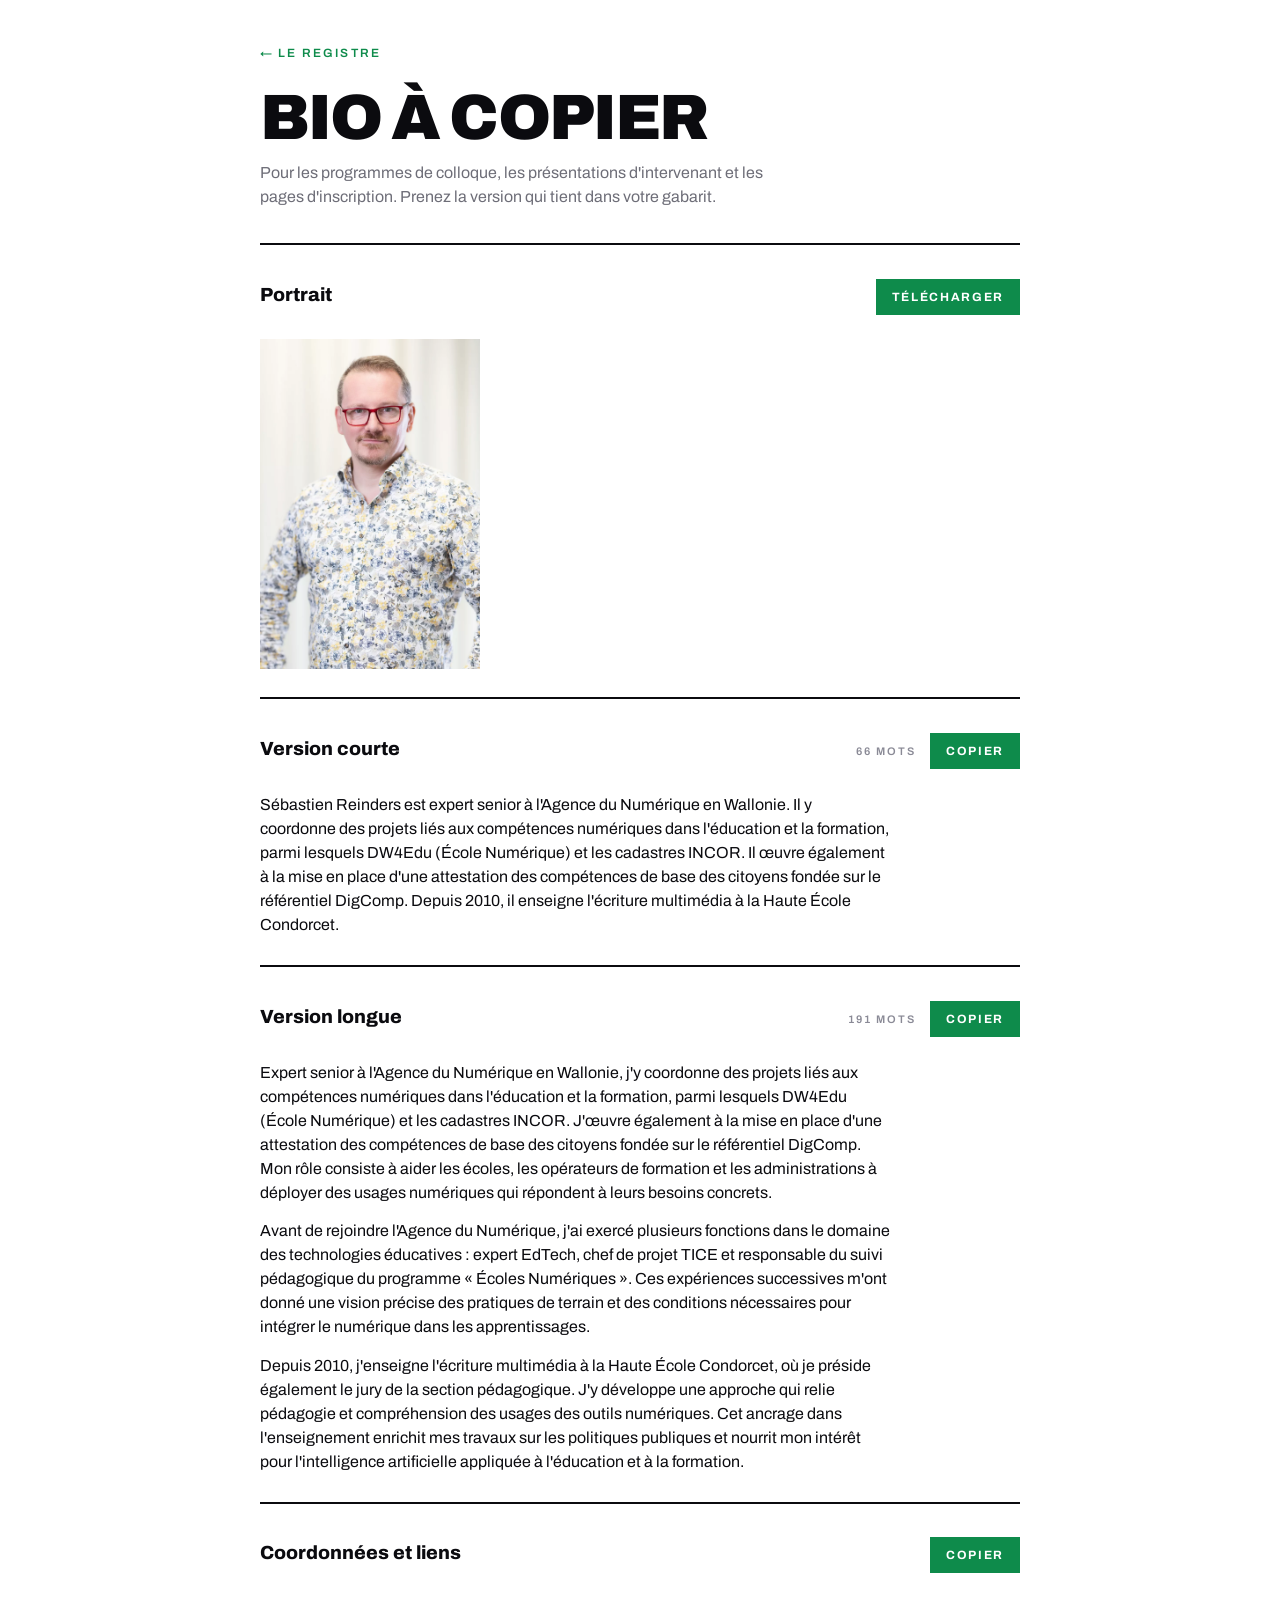
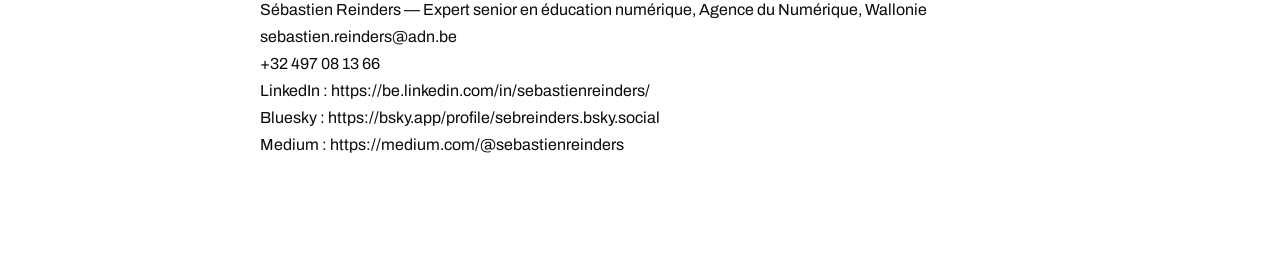
<file: bio.html>
<!DOCTYPE html>
<html lang="fr">
<head>
<meta charset="utf-8">
<meta name="viewport" content="width=device-width, initial-scale=1">
<title>Sébastien Reinders — bio à copier</title>
<meta name="robots" content="noindex">
<link rel="preconnect" href="https://fonts.googleapis.com">
<link rel="preconnect" href="https://fonts.gstatic.com" crossorigin>
<link rel="stylesheet" href="https://fonts.googleapis.com/css2?family=Archivo:wght@400;500;600;700;800;900&display=swap">
<link rel="stylesheet" href="style.css">
<style>
  /* Page utilitaire : quelques ajouts, le reste vient de style.css */
  .utile{ max-width:840px; margin:0 auto; padding:40px var(--marge) 80px }
  .retour{ display:inline-block; margin-bottom:26px; font-size:12px; font-weight:600;
           letter-spacing:.18em; text-transform:uppercase }
  .utile h1{ font-size:clamp(38px,7vw,64px); font-weight:900; line-height:.95;
             letter-spacing:-.03em; text-transform:uppercase; margin:0 0 12px }
  .utile__lede{ color:var(--gris-fonce); max-width:56ch; margin-bottom:34px }

  .bloc{ border-top:2px solid var(--encre); padding:20px 0 28px }
  .bloc__entete{ display:flex; align-items:baseline; gap:14px; margin-bottom:14px }
  .bloc__titre{ font-size:19px; font-weight:800; margin-right:auto }
  .bloc__compte{ font-size:11px; font-weight:600; letter-spacing:.18em;
                 text-transform:uppercase; color:var(--gris) }
  .copier{ background:var(--vert); color:#fff; font-size:12px; font-weight:700;
           letter-spacing:.14em; text-transform:uppercase; padding:9px 16px }
  .copier:hover{ background:var(--encre) }
  .copier[data-etat="ok"]{ background:var(--jaune); color:var(--encre) }
  .texte p{ max-width:70ch; margin-bottom:.9em }
  .texte p:last-child{ margin-bottom:0 }
  .texte li{ margin-bottom:3px }
  .portrait{ display:block; width:220px; height:auto; }
  a.copier{ text-decoration:none; display:inline-block }
</style>
</head>
<body>

<main class="utile">
  <a class="retour" href="./">← Le registre</a>
  <h1>Bio à copier</h1>
  <p class="utile__lede">Pour les programmes de colloque, les présentations d'intervenant et les pages d'inscription. Prenez la version qui tient dans votre gabarit.</p>

  <section class="bloc">
    <div class="bloc__entete">
      <h2 class="bloc__titre">Portrait</h2>
      <a class="copier" href="fichiers/portrait.webp" download>Télécharger</a>
    </div>
    <img class="portrait" src="fichiers/portrait.webp" alt="Sébastien Reinders" width="1000" height="1500">
  </section>

  <section class="bloc">
    <div class="bloc__entete">
      <h2 class="bloc__titre">Version courte</h2>
      <span class="bloc__compte" data-compte="courte"></span>
      <button class="copier" type="button" data-copier="courte">Copier</button>
    </div>
    <div class="texte" data-bio="courte"></div>
  </section>

  <section class="bloc">
    <div class="bloc__entete">
      <h2 class="bloc__titre">Version longue</h2>
      <span class="bloc__compte" data-compte="longue"></span>
      <button class="copier" type="button" data-copier="longue">Copier</button>
    </div>
    <div class="texte" data-bio="longue"></div>
  </section>

  <section class="bloc">
    <div class="bloc__entete">
      <h2 class="bloc__titre">Coordonnées et liens</h2>
      <button class="copier" type="button" data-copier="liens">Copier</button>
    </div>
    <ul class="texte" data-bio="liens"></ul>
  </section>
</main>

<script src="data.js"></script>
<script>
(function () {
  'use strict';
  const esc = s => String(s ?? '').replace(/[&<>"]/g,
    c => ({ '&': '&amp;', '<': '&lt;', '>': '&gt;', '"': '&quot;' }[c]));

  const c = SITE.contact;

  // Texte brut de chaque version — c'est lui qui part dans le presse-papiers.
  const brut = {
    courte: SITE.bio.courte,
    longue: SITE.bio.longue.join('\n\n'),
    liens: [
      `${SITE.identite.prenom} ${SITE.identite.nom} — ${SITE.identite.statut[0].replace(/\.$/, '')}, ${SITE.identite.statut[1].replace(/\.$/, '')}`,
      `${c.emailPrincipal.user}@${c.emailPrincipal.domaine}`,
      ...(c.telephone ? [`${c.telephone.indicatif} ${c.telephone.reste.join(' ')}`] : []),
      ...c.liens.map(l => `${l.nom} : ${l.url}`)
    ].join('\n')
  };

  document.querySelector('[data-bio="courte"]').innerHTML = `<p>${esc(brut.courte)}</p>`;
  document.querySelector('[data-bio="longue"]').innerHTML =
    SITE.bio.longue.map(p => `<p>${esc(p)}</p>`).join('');
  document.querySelector('[data-bio="liens"]').innerHTML =
    brut.liens.split('\n').map(l => `<li>${esc(l)}</li>`).join('');

  // Compteurs de mots — utile quand l'organisateur impose une limite.
  document.querySelectorAll('[data-compte]').forEach(el => {
    el.textContent = brut[el.dataset.compte].trim().split(/\s+/).length + ' mots';
  });

  document.querySelectorAll('[data-copier]').forEach(bouton => {
    bouton.addEventListener('click', async () => {
      try {
        await navigator.clipboard.writeText(brut[bouton.dataset.copier]);
        bouton.textContent = 'Copié';
        bouton.dataset.etat = 'ok';
      } catch {
        bouton.textContent = 'Copie refusée';
      }
      setTimeout(() => {
        bouton.textContent = 'Copier';
        delete bouton.dataset.etat;
      }, 1800);
    });
  });
})();
</script>
</body>
</html>
</file>
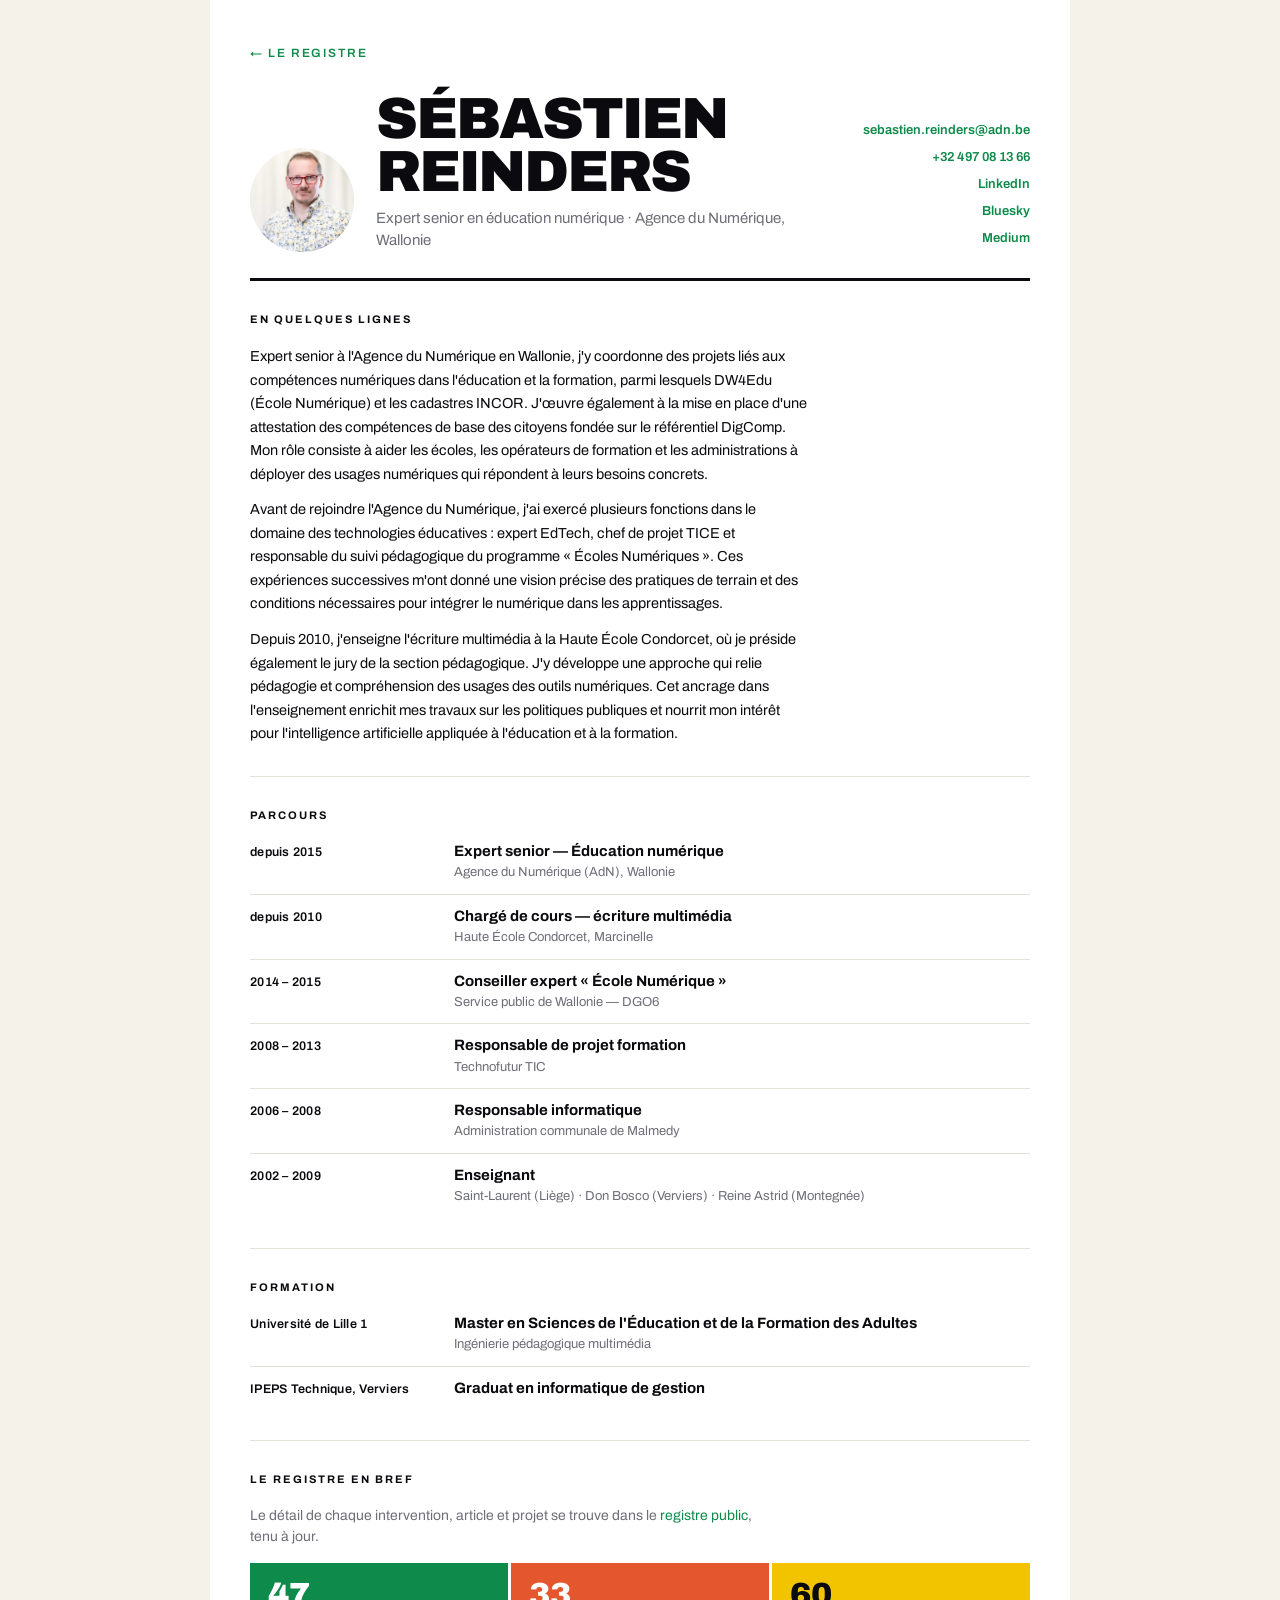
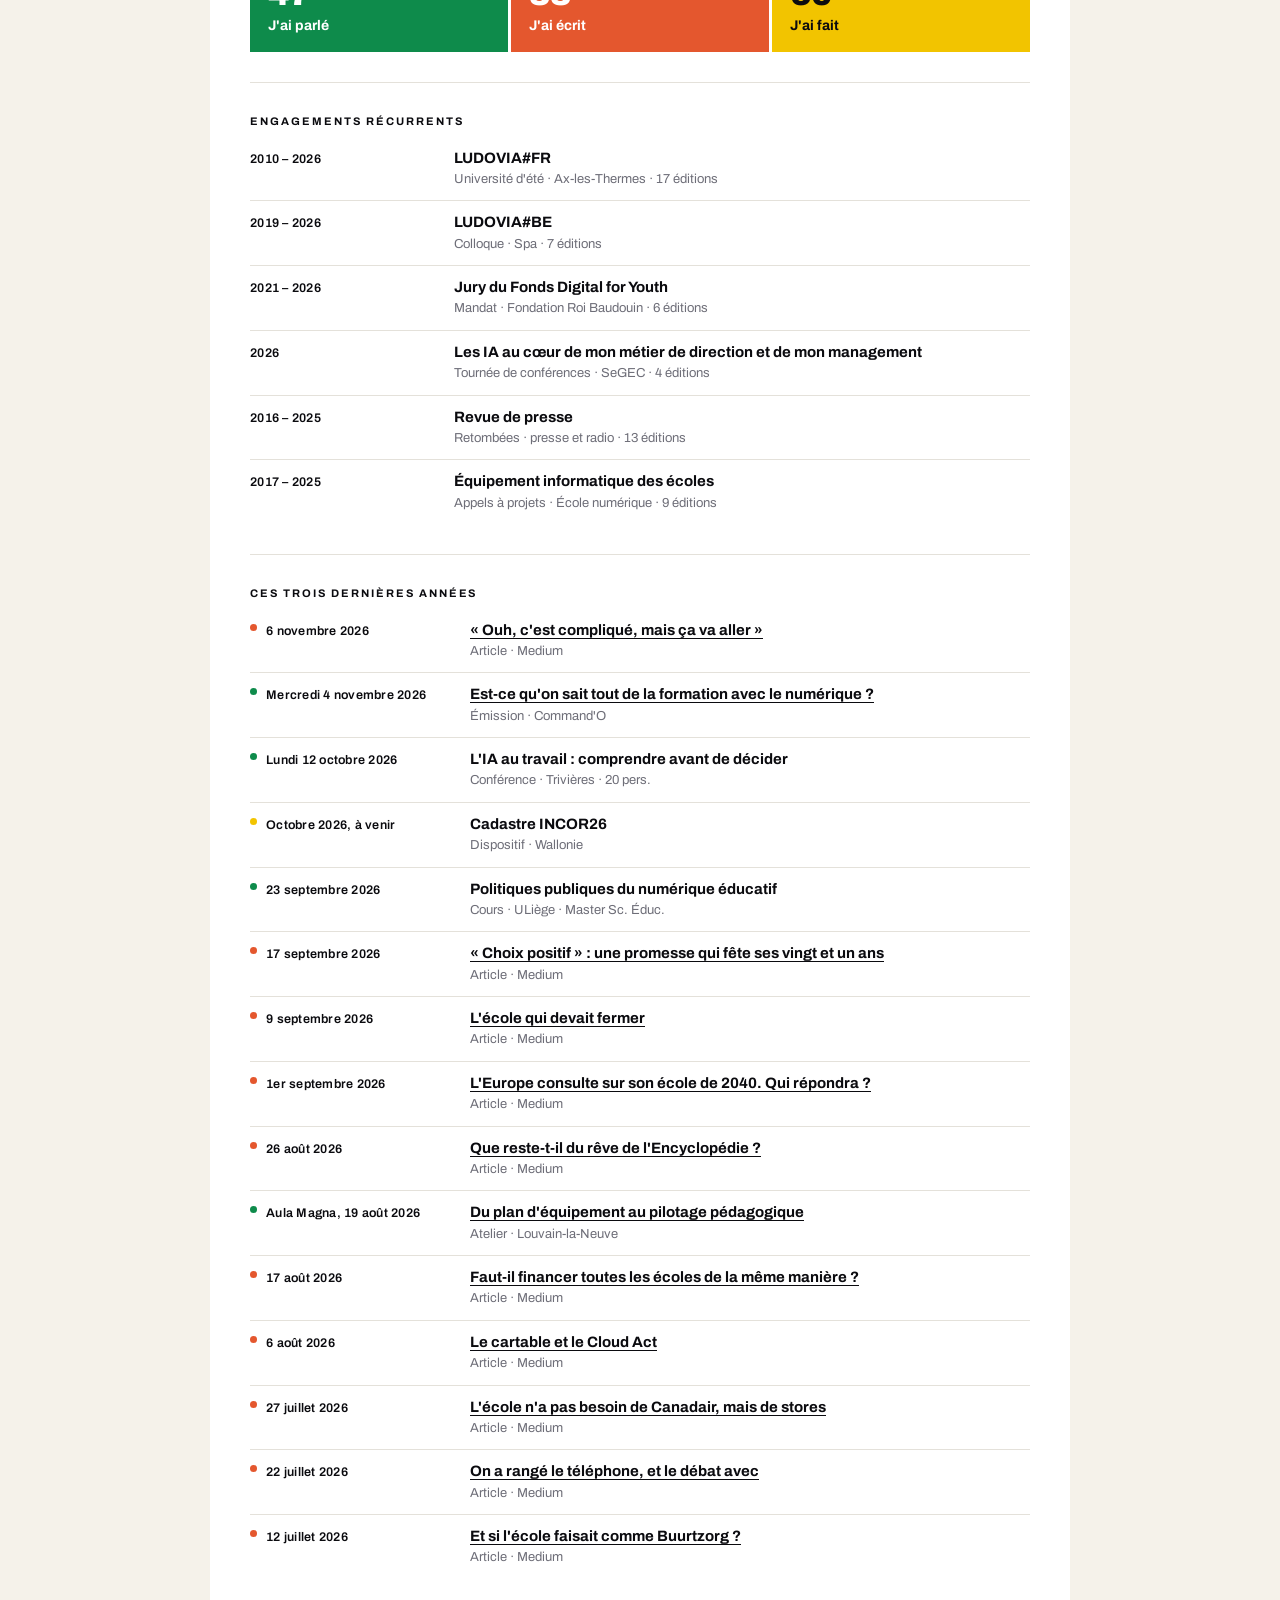
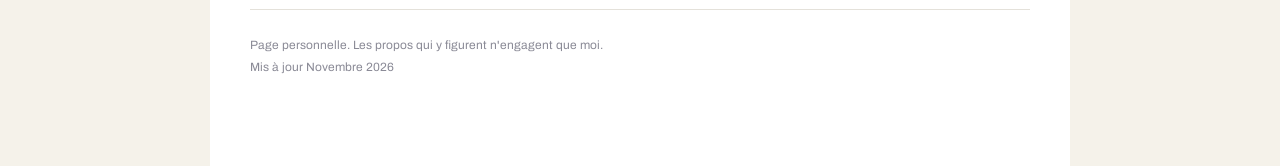
<file: cv.html>
<!DOCTYPE html>
<html lang="fr">
<head>
<meta charset="utf-8">
<meta name="viewport" content="width=device-width, initial-scale=1">
<title>Sébastien Reinders — CV</title>
<meta name="description" content="Curriculum vitae de Sébastien Reinders — expert senior en éducation numérique, Agence du Numérique, Wallonie.">
<link rel="preconnect" href="https://fonts.googleapis.com">
<link rel="preconnect" href="https://fonts.gstatic.com" crossorigin>
<link rel="stylesheet" href="https://fonts.googleapis.com/css2?family=Archivo:wght@400;500;600;700;800;900&display=swap">
<link rel="stylesheet" href="style.css">
<link rel="stylesheet" href="cv.css">
</head>
<body class="page-cv">

<main class="cv">

  <a class="cv__retour" href="./">← Le registre</a>

  <!-- ---------- identité ---------- -->
  <header class="cv__tete">
    <div class="cv__identite">
      <img class="cv__portrait" data-slot="portrait" alt="" hidden>
      <div>
        <h1 class="cv__nom" data-slot="nom"></h1>
        <p class="cv__fonction" data-slot="fonction"></p>
      </div>
    </div>
    <ul class="cv__contact" data-slot="contact"></ul>
  </header>

  <!-- ---------- bio ---------- -->
  <section class="cv__bloc">
    <h2 class="cv__titre">En quelques lignes</h2>
    <div class="cv__bio" data-slot="bio"></div>
  </section>

  <!-- ---------- parcours ---------- -->
  <section class="cv__bloc">
    <h2 class="cv__titre">Parcours</h2>
    <ol class="cv__liste" data-slot="parcours"></ol>
  </section>

  <!-- ---------- formation ---------- -->
  <section class="cv__bloc">
    <h2 class="cv__titre">Formation</h2>
    <ol class="cv__liste" data-slot="formation"></ol>
  </section>

  <!-- ---------- ce que dit le registre ---------- -->
  <section class="cv__bloc">
    <h2 class="cv__titre">Le registre en bref</h2>
    <p class="cv__lede">Le détail de chaque intervention, article et projet se trouve dans le <a href="./">registre public</a>, tenu à jour.</p>
    <ul class="cv__chiffres" data-slot="chiffres"></ul>
  </section>

  <!-- ---------- ce qui revient ---------- -->
  <section class="cv__bloc">
    <h2 class="cv__titre">Engagements récurrents</h2>
    <ol class="cv__liste" data-slot="series"></ol>
  </section>

  <!-- ---------- sélection récente ---------- -->
  <section class="cv__bloc cv__bloc--large">
    <h2 class="cv__titre">Ces trois dernières années</h2>
    <ol class="cv__liste cv__liste--recent" data-slot="recent"></ol>
  </section>

  <footer class="cv__pied">
    <p data-slot="mentions"></p>
    <p class="cv__maj">Mis à jour <span data-slot="maj"></span></p>
  </footer>

</main>

<script src="data.js"></script>
<script src="cv.js"></script>
</body>
</html>
</file>
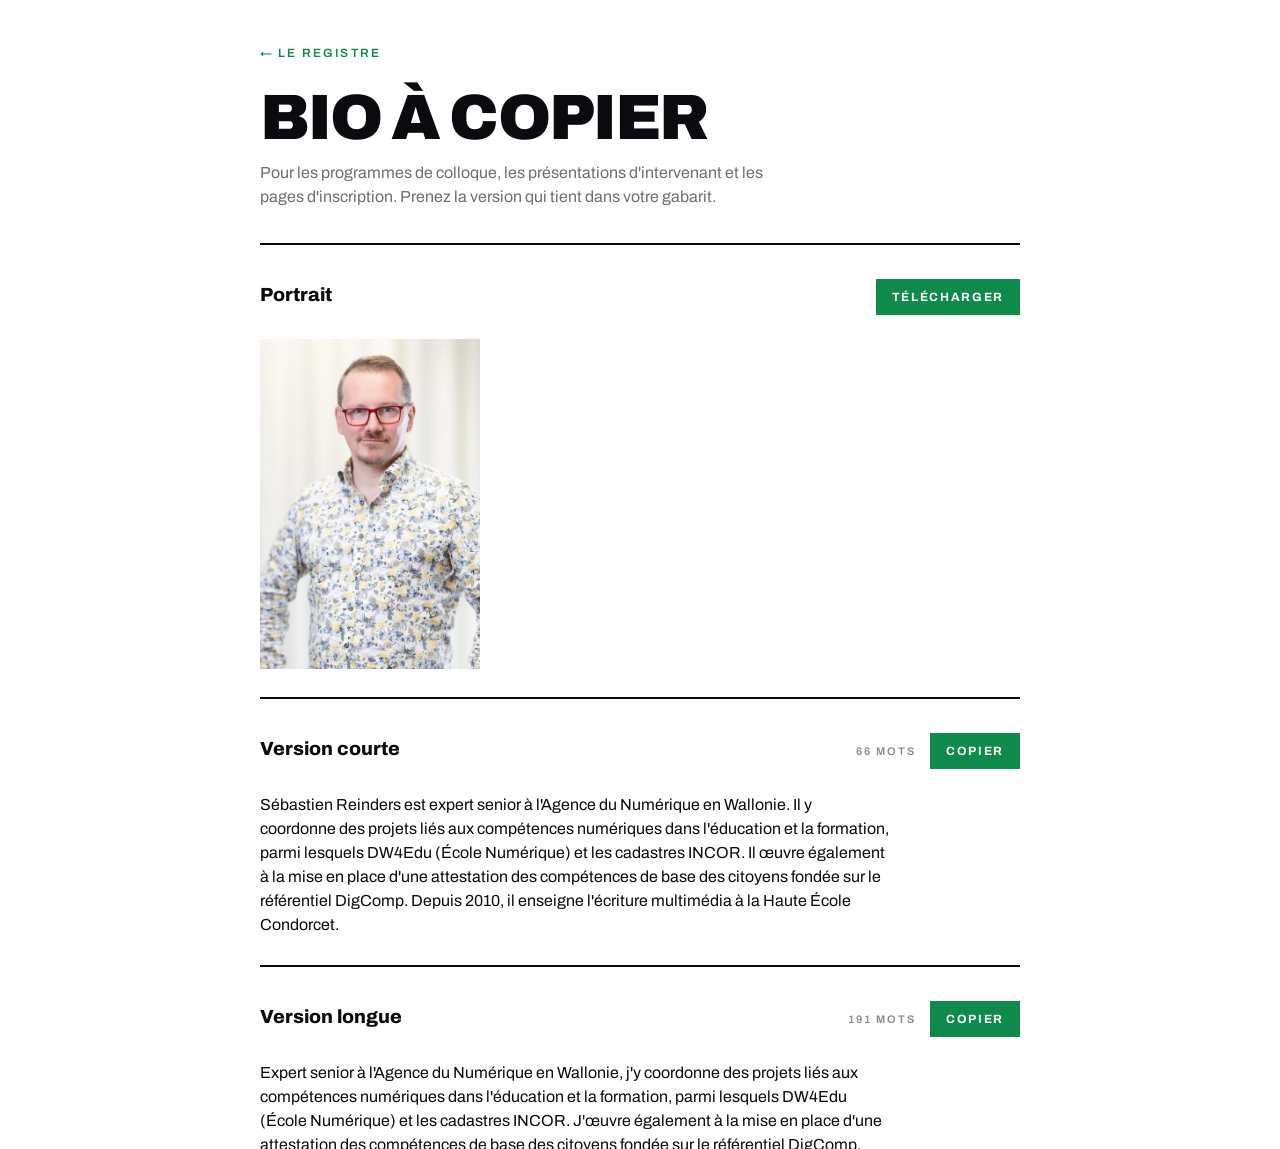
<file: fichiers/bio.html>
<!DOCTYPE html>
<html lang="fr">
<head>
<meta charset="utf-8">
<title>Bio — déplacée</title>
<link rel="canonical" href="../bio.html">
<meta http-equiv="refresh" content="0; url=../bio.html">
</head>
<body>
<p>Cette page a été déplacée : <a href="../bio.html">voir la bio</a>.</p>
</body>
</html>
</file>
<file: style.css>
/* =============================================================
   style.css — d'après le mockup « Portfolio v3 ».

   Palette      vert #0E8B4B · orange-brique #E4572E · jaune #F2C400
   Neutres      encre #0B0B0F · crème #F5F2EA · gris #8A8A96
   Typographie  Archivo (400 → 900)

   Les trois couleurs de verbe ne sont pas décoratives : elles
   portent l'information (parlé / écrit / fait). Elles arrivent
   par les variables --fond et --encre posées sur chaque élément.
   ============================================================= */

:root{
  --encre:#0B0B0F;
  --creme:#F5F2EA;
  --creme-fonce:#E4E1DA;
  --gris:#8A8A96;
  --gris-fonce:#6E6E78;
  --gris-clair:#C9C6BF;
  --vert:#0E8B4B;
  --orange:#E4572E;
  --jaune:#F2C400;
  --largeur:1240px;
  --marge:40px;
}

*{ box-sizing:border-box }
html{ scroll-behavior:smooth }

body{
  margin:0;
  background:#FFFFFF;
  color:var(--encre);
  font-family:Archivo, system-ui, -apple-system, "Segoe UI", sans-serif;
  font-size:16px;
  line-height:1.5;
  -webkit-font-smoothing:antialiased;
}

a{ color:var(--vert); text-decoration:none }
a:hover{ color:var(--encre); text-decoration:underline; text-underline-offset:3px }
::selection{ background:var(--jaune); color:var(--encre) }

ul,ol{ margin:0; padding:0; list-style:none }
p{ margin:0 }
button{ font:inherit; color:inherit; background:none; border:none; cursor:pointer }

.skip{ position:absolute; left:-9999px }
.skip:focus{ left:8px; top:8px; background:var(--encre); color:#fff; padding:10px 16px; z-index:99 }

.page{ max-width:var(--largeur); margin:0 auto; padding:0 var(--marge) }

/* petites capitales espacées — le liseré typographique du design */
.tete__ligne,
.densite__titre, .densite__compte, .densite__reset,
.tuile__action, .panneau__label, .pied__maj{
  font-size:11px; font-weight:600; letter-spacing:.18em; text-transform:uppercase;
}

/* ---------------- en-tête ---------------- */
.tete{ padding-top:34px }

.tete__ligne{
  display:flex; justify-content:space-between; align-items:center;
  flex-wrap:wrap; gap:10px 24px; color:var(--gris-fonce);
}
.tete__enseigne{ display:flex; align-items:center; gap:9px; color:var(--encre) }
.pastille{ width:9px; height:9px; border-radius:50%; background:var(--vert); flex:none }

.titre{
  margin:14px 0 0;
  /* réduit par rapport au plein cadre : le contact occupe la colonne de droite */
  font-size:clamp(46px, 9.4vw, 132px);
  font-weight:900;
  line-height:.86;
  letter-spacing:-.035em;
  text-transform:uppercase;
}
.titre__prenom,
.titre__nom{ display:block }
.titre__nom{ color:var(--vert) }

/* ---------- contact, repris à hauteur du nom ----------
   Le titre cède un peu de corps pour dégager une colonne à sa droite ;
   le contact s'y aligne sur la dernière ligne du nom. */
.tete__nom{
  display:grid; grid-template-columns:1fr auto; align-items:end; gap:12px 44px;
}
.contact-haut{ text-align:right; padding-bottom:.2em }
.contact-haut__mail{
  display:inline-block; background:var(--jaune); color:var(--encre);
  font-size:14px; font-weight:700; padding:11px 18px; white-space:nowrap;
}
.contact-haut__mail:hover{ background:var(--encre); color:#fff; text-decoration:none }
.contact-haut__liens{
  display:flex; flex-wrap:wrap; justify-content:flex-end; gap:4px 14px; margin-top:10px;
}
.contact-haut__liens a{
  font-size:12px; font-weight:600; letter-spacing:.1em; text-transform:uppercase;
  color:var(--gris-fonce);
}
.contact-haut__liens a:hover{ color:var(--encre) }

/* Les documents à emporter, distingués des réseaux par le trait */
.contact-haut__docs{
  display:flex; flex-wrap:wrap; justify-content:flex-end; gap:4px 14px;
  margin-top:7px; padding-top:7px; border-top:1px solid var(--creme-fonce);
}
.contact-haut__docs a{
  font-size:12px; font-weight:700; letter-spacing:.1em;
  text-transform:uppercase; color:var(--pin, var(--vert));
}
.contact-haut__docs a:hover{ color:var(--encre) }

.chapeau{
  display:grid; grid-template-columns:1fr 1fr; gap:34px;
  margin:44px 0 30px; align-items:start;
}
.chapeau__statut{ color:var(--gris-fonce); font-size:15px; line-height:1.65 }
.chapeau__pitch{ font-size:21px; line-height:1.42; font-weight:500; max-width:34ch }

/* ---------------- tuiles de comptage ---------------- */
.tuiles{ display:grid; grid-template-columns:repeat(3, 1fr); gap:4px }

.tuile{
  display:block; text-align:left; padding:22px 24px 18px;
  background:var(--fond); color:var(--encre);
  transition:opacity .15s;
}
.tuile__nombre{
  display:block; font-size:46px; font-weight:900; line-height:1;
  letter-spacing:-.03em; color:var(--encre);
}
.tuile__label{ display:block; margin-top:6px; font-size:17px; font-weight:700 }
.tuile__action{ display:block; margin-top:10px; opacity:.62 }

/* Sur vert et orange, le texte passe en blanc ; sur jaune il reste noir. */
.tuile[data-verbe="parlé"] .tuile__nombre,
.tuile[data-verbe="parlé"] .tuile__label,
.tuile[data-verbe="parlé"] .tuile__action,
.tuile[data-verbe="écrit"] .tuile__nombre,
.tuile[data-verbe="écrit"] .tuile__label,
.tuile[data-verbe="écrit"] .tuile__action{ color:#FFFFFF }

.tuile--eteinte{ opacity:.34 }
.tuile:hover{ opacity:.88 }
.tuile--active{ box-shadow:inset 0 0 0 4px var(--encre) }

/* ---------------- histogramme ---------------- */
.densite{
  display:flex; align-items:flex-end; gap:20px;
  margin:28px 0 22px; flex-wrap:wrap;
}
.densite__barres{ display:flex; align-items:flex-end; gap:5px; height:56px }

.barre{
  display:flex; flex-direction:column; justify-content:flex-end;
  align-items:stretch; width:34px; height:100%;
}
.barre__corps{ background:var(--couleur-barre, var(--encre)); min-height:3px }
/* Une année sans rien : un simple trait, pour que l'axe reste continu
   sans faire croire à une entrée. */
.barre__corps--vide{ background:var(--creme-fonce) }
.barre__annee{
  margin-top:6px; font-size:10.5px; font-weight:600;
  letter-spacing:.08em; color:var(--gris); text-align:center;
}

.densite__titre{ color:var(--gris-fonce); margin-bottom:20px }
.densite__compte{ color:var(--gris-fonce); margin:0 0 20px auto }
.densite__reset{ color:var(--gris); margin-bottom:20px }
.densite__reset:hover{ color:var(--encre) }
.densite__reset[hidden]{ display:none }

/* ---------------- le registre ---------------- */
.registre{ display:flex; flex-direction:column; gap:3px }

.entree{ background:var(--fond); color:var(--encre) }

.entree__bande{
  display:grid; width:100%; text-align:left;
  grid-template-columns:52px 84px 1fr auto 34px;
  align-items:center; gap:0 16px;
  padding:19px 22px; color:var(--encre);
}
.entree__bande:disabled{ cursor:default }

.entree__numero{
  font-size:11px; font-weight:600; letter-spacing:.1em; opacity:.62;
}
.entree__annee{
  font-size:23px; font-weight:800; letter-spacing:-.02em;
}
.entree__titre{
  font-size:19px; font-weight:700; line-height:1.3; letter-spacing:-.01em;
  min-width:0;                      /* sans cela, un titre long refuse de se réduire */
}
/* Bande fermée : deux lignes suffisent, la suite se lit au dépliage.
   Un titre à rallonge ne fait donc plus enfler la bande. */
.entree__bande:not([aria-expanded="true"]) .entree__titre{
  display:-webkit-box; -webkit-line-clamp:2; -webkit-box-orient:vertical;
  overflow:hidden;
}
/* `auto` en grille prend la largeur du texte : on plafonne en ch plutôt
   qu'en %, sinon la colonne se resserre et le libellé s'enroule. */
.entree__meta{
  font-size:12.5px; font-weight:500; opacity:.78; text-align:right;
  max-width:32ch; min-width:0;
}
.entree__plus{
  justify-self:end; width:15px; height:15px; opacity:.66;
  background:
    linear-gradient(currentColor,currentColor) center/100% 1.6px no-repeat,
    linear-gradient(currentColor,currentColor) center/1.6px 100% no-repeat;
  transition:transform .18s;
}
.entree__bande:hover .entree__plus{ opacity:1 }
.entree--ouverte .entree__plus{ transform:rotate(45deg) }

/* Texte blanc sur les bandes vertes et orange. */
.entree[data-verbe="parlé"],
.entree[data-verbe="écrit"]{ color:#FFFFFF }

.entree--ouverte .entree__titre{ font-size:22px }

/* --- séries repliées --- */
.entree__annee--serie{ font-size:17px; letter-spacing:-.01em }
.entree__compte{
  display:inline-block; margin-left:7px; padding:1px 8px; border-radius:20px;
  font-size:11px; font-weight:700; background:rgba(0,0,0,.16);
}
.entree--serie .entree__plus{
  /* trois trais : la bande cache une liste, pas un simple détail */
  background:
    linear-gradient(currentColor,currentColor) center/100% 1.6px no-repeat,
    linear-gradient(currentColor,currentColor) top/100% 1.6px no-repeat,
    linear-gradient(currentColor,currentColor) bottom/100% 1.6px no-repeat;
  transition:opacity .18s;
}
.entree--serie.entree--ouverte .entree__plus{ transform:none; opacity:1 }

.editions{ display:flex; flex-direction:column; gap:1px; margin-top:16px }
.edition{
  display:grid; grid-template-columns:minmax(150px,240px) 1fr; gap:2px 22px;
  align-items:baseline; padding:9px 0; border-top:1px solid rgba(255,255,255,.16);
}
.entree[data-verbe="fait"] .edition{ border-top-color:rgba(0,0,0,.14) }
.edition__date{ font-size:12.5px; opacity:.72 }
.edition__titre{ font-size:14.5px; font-weight:600 }
.edition__titre a{ color:inherit; text-decoration:underline; text-underline-offset:3px }
.edition__titre a:hover{ opacity:.75; color:inherit }
.edition__meta{ font-size:12px; font-weight:500; opacity:.66 }

/* --- bouton d'extension de la fenêtre --- */
.entree--plus{ background:none }
.deplier{
  display:flex; align-items:baseline; gap:14px; width:100%;
  padding:17px 22px; text-align:left; background:var(--creme);
  font-size:15px; font-weight:700; color:var(--encre);
}
.deplier:hover{ background:var(--creme-fonce) }
.deplier__compte{
  font-size:11px; font-weight:600; letter-spacing:.14em;
  text-transform:uppercase; color:var(--gris-fonce);
}

/* --- panneau déplié --- */
.panneau{ padding:0 22px 22px }
.panneau__interieur{
  display:grid; grid-template-columns:1.9fr 1fr; gap:30px;
  padding:20px 24px; background:rgba(0,0,0,.13);
}
/* Une série déroule une liste : elle prend toute la largeur. */
.panneau__interieur--serie{ grid-template-columns:1fr; gap:0 }
.panneau__detail{ font-size:15px; line-height:1.6; max-width:62ch }
.panneau__label{ display:block; opacity:.66; margin-bottom:3px }
.panneau__contexte{ font-size:15px }
.panneau__lien{
  display:inline-block; margin-top:12px; font-size:14px; font-weight:600;
  color:inherit; text-decoration:underline; text-underline-offset:3px;
}
.panneau__lien:hover{ color:inherit; opacity:.75 }

/* ---------------- parcours ---------------- */
.parcours{ margin:64px 0 0; padding:34px 0 8px; border-top:2px solid var(--encre) }
.parcours__titre{
  margin:0 0 22px; font-size:11px; font-weight:600;
  letter-spacing:.18em; text-transform:uppercase; color:var(--gris-fonce);
}
.poste{
  display:grid; grid-template-columns:150px 1fr 1fr; gap:20px;
  padding:13px 0; border-top:1px solid var(--creme-fonce); align-items:baseline;
}
.poste:first-child{ border-top:none }
.poste__periode{ font-size:13px; font-weight:600; color:var(--vert); letter-spacing:.02em }
.poste__intitule{ font-size:16px; font-weight:700 }
.poste__structure{ font-size:14px; color:var(--gris-fonce) }

.parcours__formation{
  display:grid; grid-template-columns:repeat(auto-fit,minmax(280px,1fr));
  gap:16px; margin-top:26px; padding-top:22px; border-top:1px solid var(--creme-fonce);
}
.diplome__titre{ display:block; font-size:14.5px; font-weight:600 }
.diplome__lieu{ display:block; font-size:13px; color:var(--gris-fonce); margin-top:2px }

/* ---------------- pied de page ---------------- */
.pied{ background:var(--encre); color:#FFFFFF; margin-top:64px }
.pied__interieur{
  max-width:var(--largeur); margin:0 auto; padding:72px var(--marge);
  display:grid; grid-template-columns:1.5fr 1fr; gap:40px; align-items:start;
}
.pied__appel{
  margin:0; font-size:clamp(30px, 4.1vw, 47px); font-weight:800;
  line-height:1.12; letter-spacing:-.025em;
}
.pied__actions{ justify-self:end; text-align:right; max-width:320px }

.pied__mail{
  display:inline-block; background:var(--jaune); color:var(--encre);
  font-size:16px; font-weight:700; padding:15px 28px;
}
.pied__mail:hover{ background:#FFFFFF; color:var(--encre); text-decoration:none }

.pied__liens{ margin-top:18px; display:flex; flex-direction:column; gap:5px }
.pied__liens a{ color:var(--creme); font-size:14px }
.pied__liens a:hover{ color:var(--jaune) }

.pied__maj{ margin-top:18px; color:var(--gris) }
.pied__mentions{ margin-top:8px; font-size:12px; color:var(--gris-fonce) }

/* ---------------- écrans moyens ---------------- */
@media (max-width:900px){
  :root{ --marge:24px }
  .tete__nom{ grid-template-columns:1fr; gap:22px }
  .contact-haut{ text-align:left; padding-bottom:0 }
  .contact-haut__liens{ justify-content:flex-start }
  .chapeau{ grid-template-columns:1fr; gap:20px }
  .chapeau__pitch{ font-size:18px }

  /* Trois tuiles empilées prendraient tout l'écran : on les aplatit
     en bandeaux, chiffre et libellé sur la même ligne. */
  .tuiles{ grid-template-columns:1fr; gap:3px }
  .tuile{
    display:grid; grid-template-columns:auto 1fr auto;
    align-items:center; gap:0 14px; padding:14px 18px;
  }
  .tuile__nombre{ font-size:30px }
  .tuile__label{ margin-top:0; font-size:16px }
  .tuile__action{ margin-top:0; font-size:10px }
  .entree__bande{
    grid-template-columns:44px 1fr 26px;
    grid-template-areas:
      "num annee plus"
      "num titre plus"
      "num meta  plus";
    gap:2px 14px; padding:16px 18px;
  }
  .entree__numero{ grid-area:num; align-self:start; padding-top:4px }
  .entree__annee{ grid-area:annee; font-size:17px }
  .entree__titre{ grid-area:titre; font-size:17px }
  .entree--ouverte .entree__titre{ font-size:18px }
  .entree__meta{ grid-area:meta; text-align:left; margin-top:4px }
  .entree__plus{ grid-area:plus; align-self:center }
  .panneau{ padding:0 18px 18px }
  .panneau__interieur{ grid-template-columns:1fr; gap:18px; padding:18px }
  .poste{ grid-template-columns:1fr; gap:2px }
  .pied__interieur{ grid-template-columns:1fr; padding:52px var(--marge) }
  .pied__actions{ justify-self:start; text-align:left }
}

@media (max-width:760px){
  /* Dix-sept barres à largeur fixe débordent : on les laisse se partager
     la largeur, et on n'étiquette qu'une année sur deux. */
  .densite{ gap:10px 16px }
  .densite__barres{ width:100%; height:46px; gap:3px }
  .barre{ width:auto; flex:1 1 0; min-width:0 }
  .barre__annee{ font-size:9.5px; letter-spacing:0 }
  .barre:nth-child(even) .barre__annee{ visibility:hidden }
  .densite__compte{ margin-left:0 }
}

/* ---------------- impression ---------------- */
@media print{
  .tuiles, .densite, .skip, .entree__plus, .pied__liens{ display:none }
  body{ font-size:11pt }
  .titre{ font-size:54pt }
  .entree{ break-inside:avoid }
  .panneau[hidden]{ display:block !important }
  .pied{ background:#fff; color:var(--encre) }
  .pied__mail{ background:none; padding:0; text-decoration:underline }
}
</file>
<file: cv.css>
/* =============================================================
   cv.css — la vue CV.

   Reprend les variables et la typographie de style.css, mais dans
   une mise en page de document : deux colonnes date / contenu,
   pensée pour être lue à l'écran comme imprimée sur A4.
   ============================================================= */

.page-cv{ background:var(--creme) }

.cv{
  max-width:860px; margin:0 auto; padding:40px var(--marge) 90px;
  background:#fff; min-height:100vh;
}

.cv__retour{
  display:inline-block; margin-bottom:30px;
  font-size:12px; font-weight:600; letter-spacing:.16em; text-transform:uppercase;
}

/* ---------- identité ---------- */
.cv__tete{
  display:grid; grid-template-columns:1fr auto; gap:18px 40px; align-items:end;
  padding-bottom:26px; border-bottom:3px solid var(--encre);
}
.cv__identite{ display:flex; align-items:flex-end; gap:22px }
.cv__portrait{
  width:104px; height:104px; flex:none; object-fit:cover;
  object-position:50% 8%;           /* remonté : à 22 %, le crâne était rogné */
  border-radius:50%;
}
.cv__nom{
  margin:0; font-size:clamp(34px,5.6vw,58px); font-weight:900;
  line-height:.92; letter-spacing:-.035em; text-transform:uppercase;
}
.cv__fonction{ margin:8px 0 0; font-size:15px; color:var(--gris-fonce) }

.cv__contact{ list-style:none; margin:0; padding:0; text-align:right }
.cv__contact li{ margin-bottom:3px }
.cv__contact a{ font-size:13px; font-weight:600 }

/* ---------- blocs ---------- */
.cv__bloc{ padding:30px 0; border-bottom:1px solid var(--creme-fonce) }
.cv__bloc:last-of-type{ border-bottom:none }
.cv__titre{
  margin:0 0 18px; font-size:11px; font-weight:700;
  letter-spacing:.18em; text-transform:uppercase; color:var(--accent);
}
.cv__lede{ margin:0 0 16px; font-size:14px; color:var(--gris-fonce); max-width:66ch }
.cv__bio p{ margin:0 0 .85em; max-width:70ch; font-size:14.5px; line-height:1.62 }
.cv__bio p:last-child{ margin-bottom:0 }

/* ---------- listes date / contenu ---------- */
.cv__liste{ list-style:none; margin:0; padding:0 }
.cv__item{
  display:grid; grid-template-columns:180px 1fr; gap:3px 24px;
  padding:11px 0; border-top:1px solid var(--creme-fonce);
}
.cv__item:first-child{ border-top:none; padding-top:0 }
.cv__quand{
  font-size:12.5px; font-weight:600; color:var(--pine);
  letter-spacing:.02em; padding-top:2px;
}
.cv__quoi strong{ display:block; font-size:15px; font-weight:700; line-height:1.35 }
.cv__quoi a{ color:inherit; text-decoration:underline; text-underline-offset:3px }
.cv__precision{ display:block; font-size:13px; color:var(--gris-fonce); margin-top:2px }
.cv__detail{ display:block; font-size:13px; color:var(--ink-2); margin-top:4px; max-width:62ch }

.cv__item--actuel .cv__quand{ color:var(--accent) }

/* Une pastille de couleur rappelle le verbe dans la sélection récente */
.cv__liste--recent .cv__item{ position:relative; padding-left:16px }
.cv__liste--recent .cv__item::before{
  content:""; position:absolute; left:0; top:15px;
  width:7px; height:7px; border-radius:50%;
}
.cv__item--parlé::before{ background:var(--vert) }
.cv__item--écrit::before{ background:var(--orange) }
.cv__item--fait::before{ background:var(--jaune) }
.cv__liste--recent .cv__item:first-child{ padding-top:0 }
.cv__liste--recent .cv__item:first-child::before{ top:4px }

/* ---------- chiffres ---------- */
.cv__chiffres{ display:grid; grid-template-columns:repeat(3,1fr); gap:3px; list-style:none; margin:0; padding:0 }
.cv__chiffre{ background:var(--fond); color:var(--encre); padding:16px 18px }
.cv__chiffre[style*="0E8B4B"], .cv__chiffre[style*="E4572E"]{ color:#fff }
.cv__nombre{ display:block; font-size:32px; font-weight:900; line-height:1 }
.cv__label{ display:block; margin-top:4px; font-size:14px; font-weight:700 }

/* ---------- pied ---------- */
.cv__pied{ padding-top:26px; border-top:1px solid var(--creme-fonce) }
.cv__pied p{ margin:0; font-size:12px; color:var(--gris) }
.cv__maj{ margin-top:4px !important }

/* ---------- petits écrans ---------- */
@media (max-width:700px){
  .cv__tete{ grid-template-columns:1fr }
  .cv__contact{ text-align:left }
  .cv__item{ grid-template-columns:1fr; gap:2px }
  .cv__chiffres{ grid-template-columns:1fr }
}

/* ---------- impression ---------- */
@media print{
  .page-cv{ background:#fff }
  .cv{ max-width:none; padding:0; min-height:0 }
  .cv__retour{ display:none }
  .cv__bloc{ break-inside:avoid; padding:18px 0 }
  .cv__item{ break-inside:avoid }
  .cv__nom{ font-size:34pt }
  body{ font-size:10.5pt }
  .cv__chiffre{ border:1px solid var(--creme-fonce) }
}
</file>
<file: ressources/ressources.css>
/* =============================================================
   ressources.css — complète style.css et cv.css pour la page des
   ressources : une activité par bloc, ses fichiers en cartes.
   ============================================================= */

.activite{ padding:30px 0; border-bottom:1px solid var(--creme-fonce) }
.activite:last-of-type{ border-bottom:none }

.activite__titre{
  margin:0; font-size:23px; font-weight:800; letter-spacing:-.02em; line-height:1.2;
}
.activite__quand{
  margin:5px 0 0; font-size:11px; font-weight:700;
  letter-spacing:.16em; text-transform:uppercase; color:var(--accent);
}
.activite__resume{
  margin:12px 0 0; font-size:14.5px; color:var(--ink-2); max-width:66ch; line-height:1.6;
}

.fichiers{
  display:grid; grid-template-columns:repeat(auto-fit,minmax(280px,1fr));
  gap:3px; list-style:none; margin:20px 0 0; padding:0;
}
.fichier__lien{
  display:flex; flex-direction:column; height:100%;
  padding:18px 20px; background:var(--creme); color:var(--encre);
  text-decoration:none; transition:background .15s;
}
.fichier__lien:hover{ background:var(--creme-fonce); color:var(--encre); text-decoration:none }

.fichier__type{
  font-size:10.5px; font-weight:700; letter-spacing:.14em;
  text-transform:uppercase; color:var(--pine);
}
.fichier__nom{
  margin-top:5px; font-size:16.5px; font-weight:700; line-height:1.3;
}
.fichier__desc{
  margin-top:8px; font-size:13.5px; line-height:1.55; color:var(--gris-fonce); flex:1;
}
.fichier__action{
  margin-top:14px; font-size:11px; font-weight:700;
  letter-spacing:.14em; text-transform:uppercase; color:var(--accent);
}
.fichier__action::after{ content:" →" }

@media (max-width:700px){
  .fichiers{ grid-template-columns:1fr }
}

@media print{
  .fichier__action{ display:none }
  .activite{ break-inside:avoid }
}
</file>
